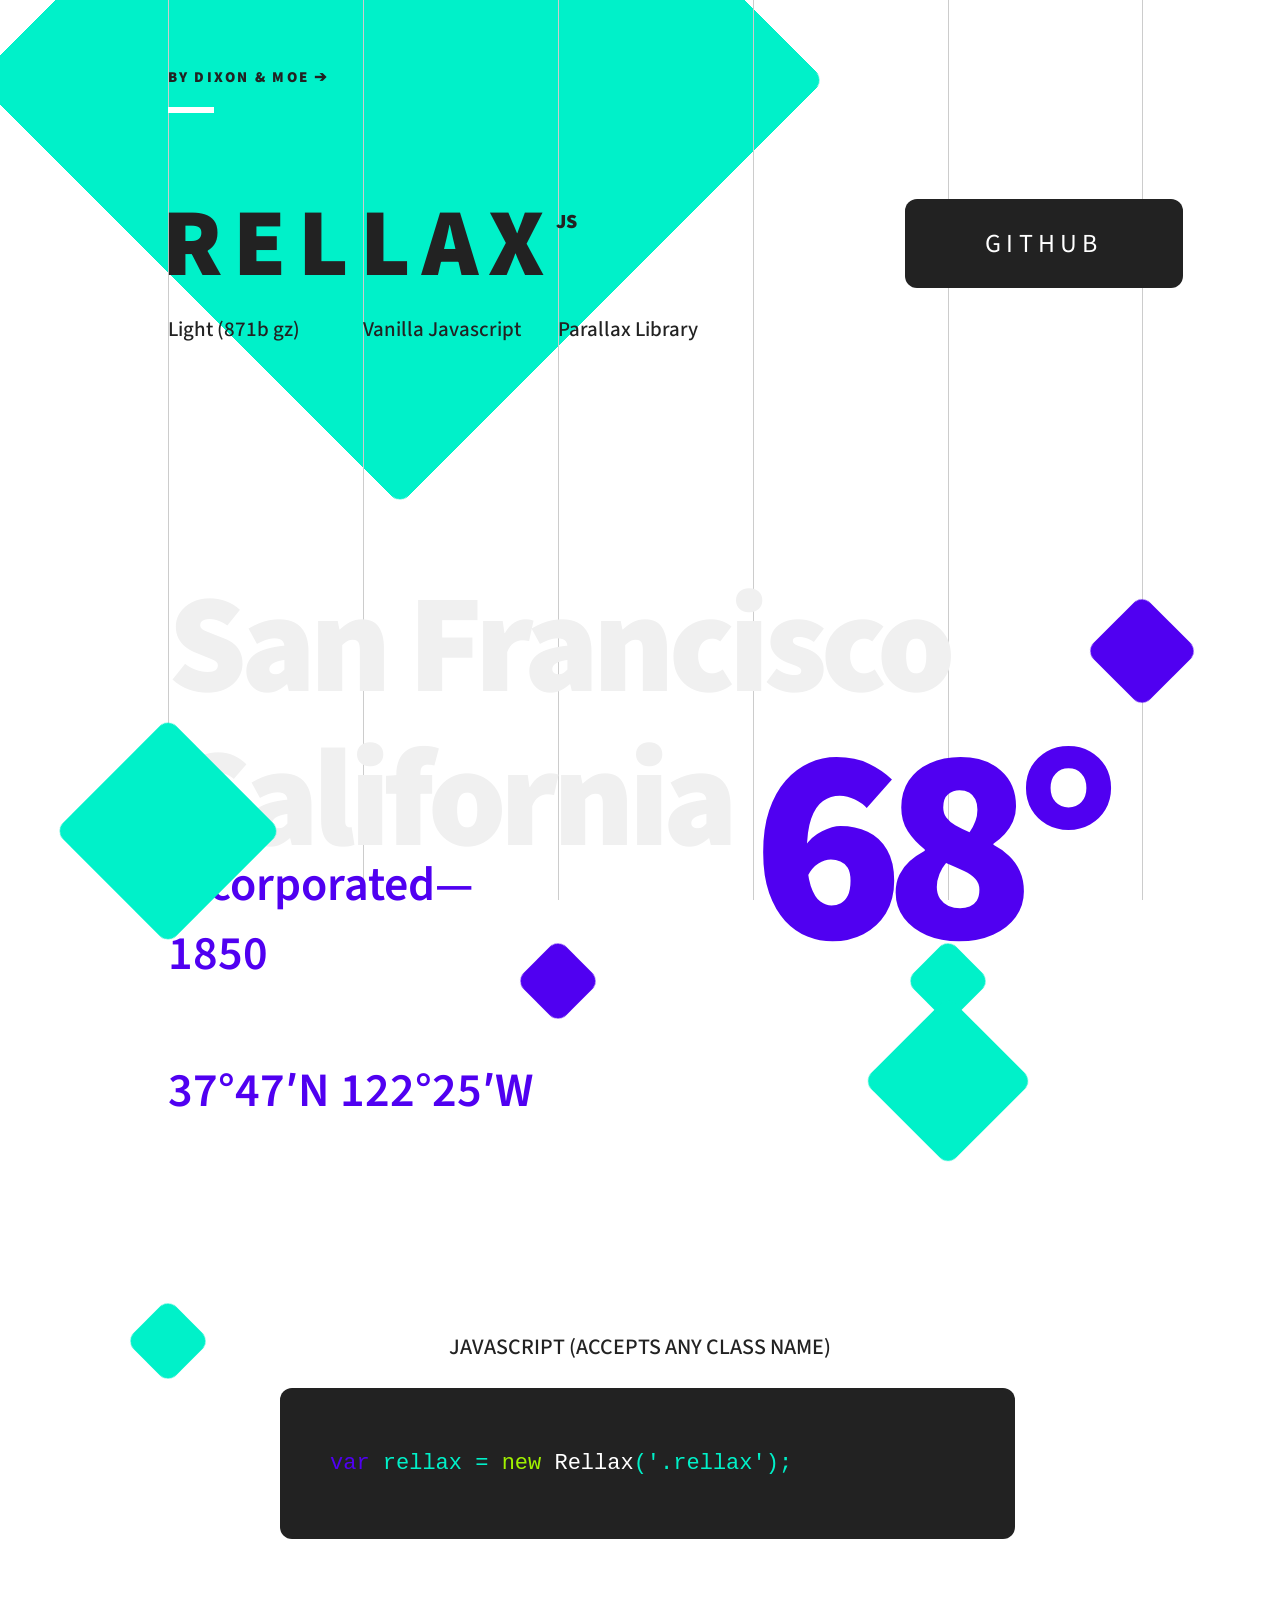
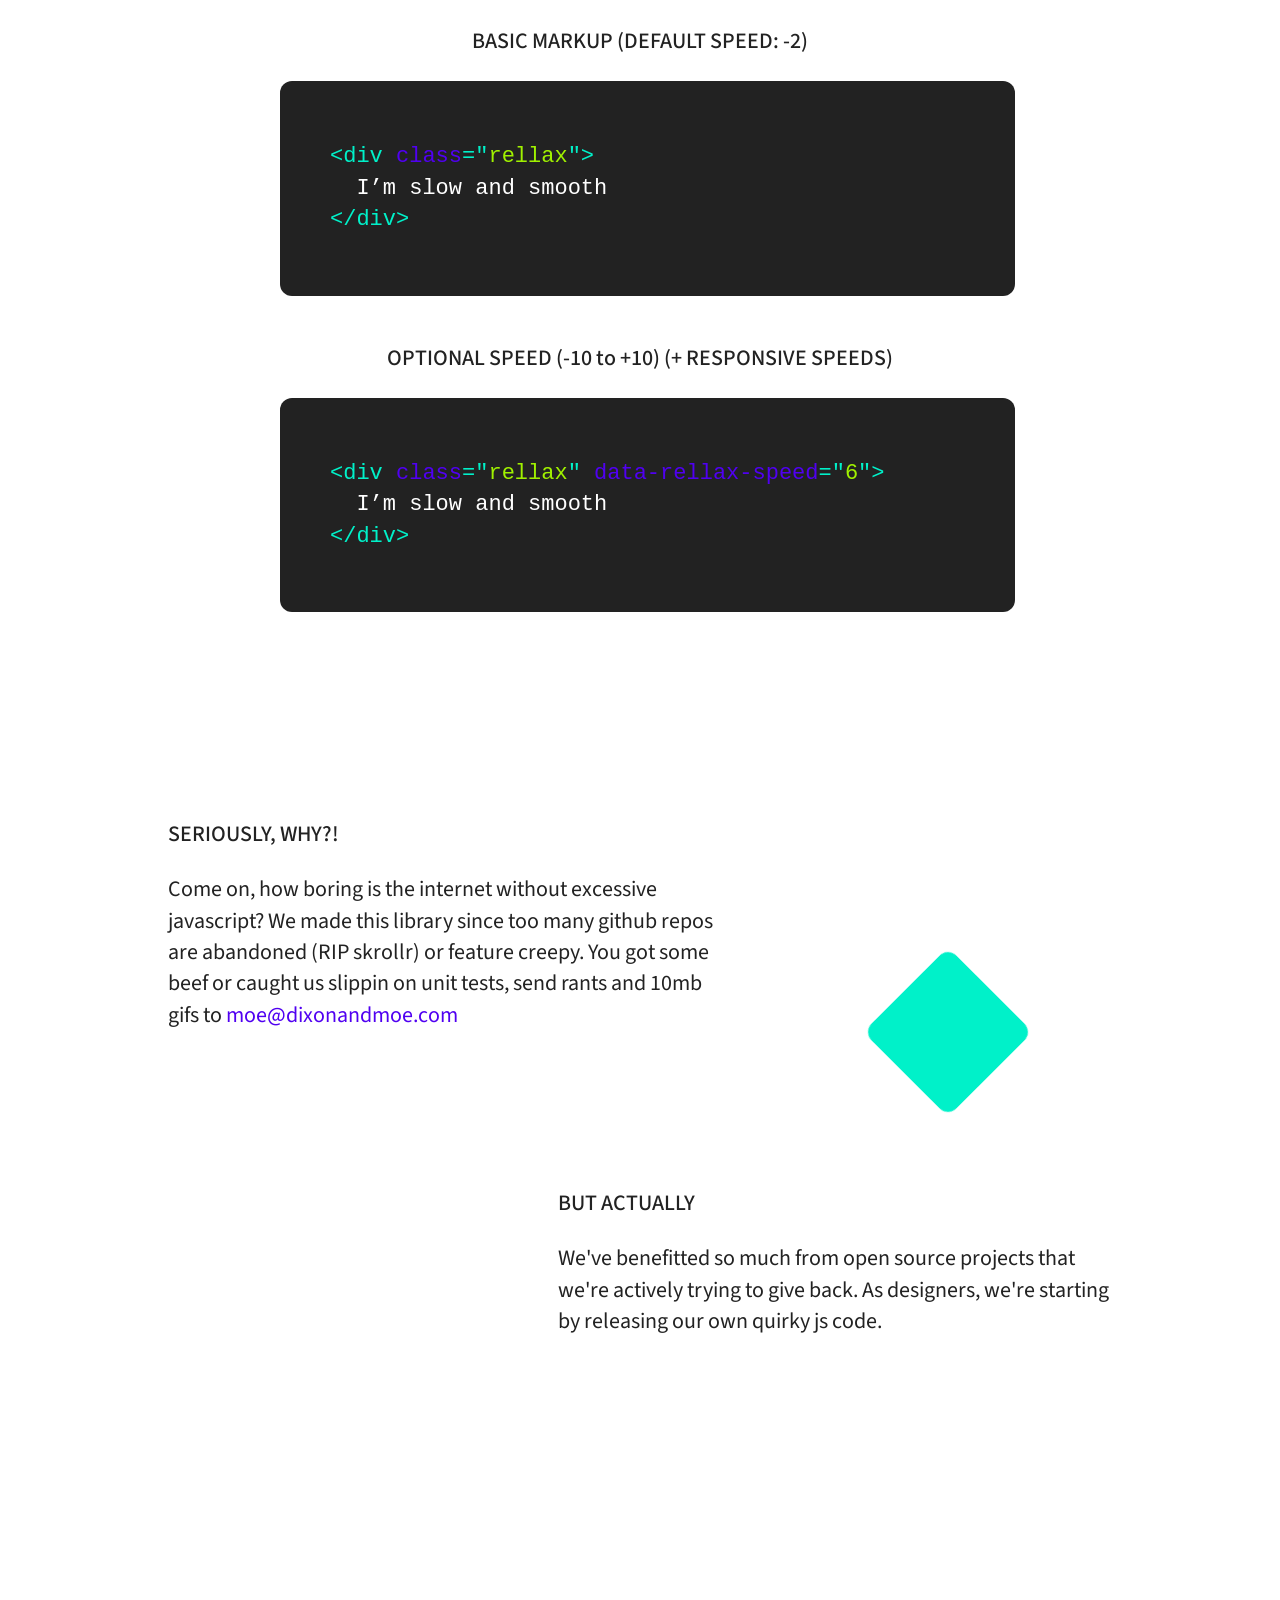
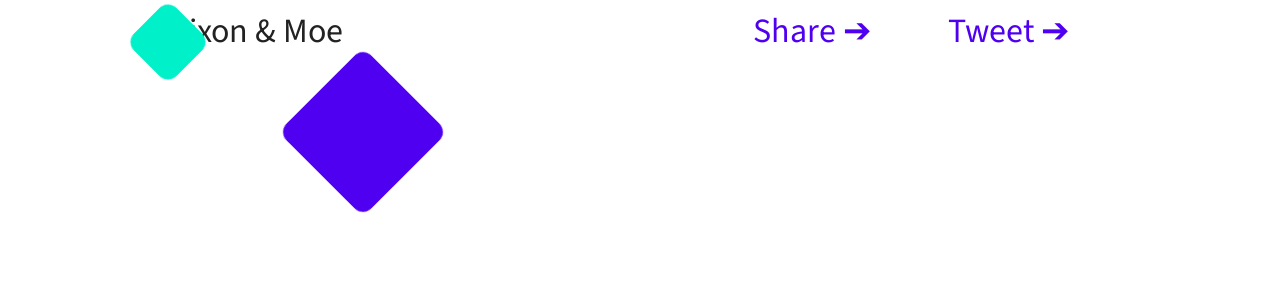
<file: node_modules/rellax/demo.html>
<!DOCTYPE html>
<html lang="en">
  <head>
    <meta charset="utf-8">
    <meta http-equiv="X-UA-Compatible" content="IE=edge,chrome=1">
    <title>Vanilla Javascript Parallax Library - Rellax.js</title>
    <meta name="description" content="">
    <meta name="viewport" content="width=device-width">

    <link href='https://fonts.googleapis.com/css?family=Source+Sans+Pro:600,700,900' rel='stylesheet' type='text/css'>

    <!-- Booooooootstrap -->
    <link rel="stylesheet" href="css/bootstrap.min.css">

    <!-- Styles -->
    <link rel="stylesheet" type="text/css" href="css/main.css">

    <!--[if lt IE 9]>
    <script src="//html5shiv.googlecode.com/svn/trunk/html5.js"></script>
    <script>window.html5 || document.write('<script src="js/vendor/html5shiv.js"><\/script>')</script>
    <![endif]-->
  </head>

  <body>
    <div class="grid">
      <div class="container">
        <div class="row">
          <div class="col-md-offset-1 col-md-2">
            <div class="grid-line"></div>
          </div>
          <div class="col-md-2">
            <div class="grid-line"></div>
          </div>
          <div class="col-md-2">
            <div class="grid-line"></div>
          </div>
          <div class="col-md-2">
            <div class="grid-line"></div>
          </div>
          <div class="col-md-2">
            <div class="grid-line" style="margin-right:-30px;border-right:1px solid #ccc"></div>
          </div>
        </div>
      </div>
    </div>

    <div class="fixed-top rellax" data-rellax-speed="-2"
      style="transform: rotate(45deg);"
    >
    </div>

    <main class="main">
      <header>
        <div class="container">
          <div class="row">
            <div class="col-md-offset-1 col-md-11">
              <a href="http://dixonandmoe.com/">
                <h2>BY DIXON & MOE <span>➔</span></h2>
              </a>
              <div class="white-block"></div>
            </div>
          </div>
          <div class="title">
            <div class="row">
              <div class="col-md-offset-1 col-md-6">
                <h1>RELLAX<span>JS</span></h1>
              </div>
              <div class="col-md-4 text-right">
                <a href="https://github.com/dixonandmoe/rellax">GITHUB</a>
              </div>
            </div>
          </div>
          <div class="subtitle">
            <div class="row">
              <div class="col-md-offset-1 col-md-2">
                <h3>Light (871b gz)</h3>
              </div>
              <div class="col-md-2">
                <h3>Vanilla Javascript</h3>
              </div>
              <div class="col-md-2">
                <h3>Parallax Library</h3>
              </div>
            </div>
          </div>
        </div>
      </header>


      <section class="section san-francisco">
        <div class="absolute">
          <div class="container">
            <div class="row">
              <div class="col-md-offset-1 col-md-11">
                <h2 class="rellax" data-rellax-speed="-3">San Francisco<br>California</h2>
              </div>
            </div>
          </div>
        </div>

        <div class="absolute above">
          <div class="container">
            <div class="row">

              <div class="col-md-offset-1 col-md-2">
                <div class="lg-green rellax"
                  data-rellax-speed="2"
                  style="transform: rotate(45deg);">
                </div>
                <div class="sm-green rellax"
                  data-rellax-speed="5"
                  style="transform: rotate(45deg);">
                </div>
              </div>

              <div class="col-md-offset-2 col-md-1">
                <div class="sm-purple rellax"
                  data-rellax-speed="2"
                  style="transform: rotate(45deg);">
                </div>
              </div>

              <div class="col-md-offset-3 col-md-1">
                <div class="xs-green rellax"
                  data-rellax-speed="5"
                  style="transform: rotate(45deg);">
                </div>
                <div class="md-green rellax"
                  data-rellax-speed="1"
                  style="transform: rotate(45deg);">
                </div>
              </div>

              <div class="col-md-1">
                <div class="lg-purple rellax"
                  data-rellax-speed="3"
                  style="transform: rotate(45deg);">
                </div>
              </div>

            </div>
          </div>
        </div>


        <div class="container">

          <div class="row">
            <div class="col-md-offset-1 col-md-5">
              <div class="date">
                Incorporated—<br>
                1850<br><br>
                37°47′N 122°25′W
              </div>
            </div>
            <div class="col-md-offset-1 col-md-4">
              <div class="temp">
                68°
              </div>
            </div>
          </div>
        </div>


      </section>


      <section class="section">

      </section>


      <section class="section">
        <div style="margin-top: 200px">
          <div class="container">

              <div class="row">
                <div class="col-md-12 text-center">
                  <h4>JAVASCRIPT (ACCEPTS ANY CLASS NAME)</h4>
                </div>
              </div>

              <div class="row">
                <div class="col-md-offset-2 col-md-8">
                  <div class="text-editor">
                    <code>
                      <span class="purple">var</span> rellax = <span class="green">new</span> <span class="white">Rellax</span>('.rellax');
                    </code>
                  </div>
                </div>
              </div>


              <div class="row">
                <div class="col-md-12 text-center" style="margin-top:80px">
                  <h4>BASIC MARKUP (DEFAULT SPEED: -2)</h4>
                </div>
              </div>

              <div class="row">
                <div class="col-md-offset-2 col-md-8">
                  <div class="text-editor">
                    <code>
                      &lt;div <span class="purple">class</span>="<span class="green">rellax</span>"&gt;<br>
                      <span class="white">&nbsp;&nbsp;I’m slow and smooth</span><br>
                      &lt;/div&gt;
                    </code>
                  </div>
                </div>
              </div>


              <div class="row">
                <div class="col-md-12 text-center" style="margin-top:40px">
                  <h4>OPTIONAL SPEED (-10 to +10) (+ RESPONSIVE SPEEDS)</h4>
                </div>
              </div>

              <div class="row">
                <div class="col-md-offset-2 col-md-8">
                  <div class="text-editor">
                    <code>
                      &lt;div <span class="purple">class</span>="<span class="green">rellax</span>" <span class="purple">data-rellax-speed</span>="<span class="green">6</span>"&gt;<br>
                      <span class="white">&nbsp;&nbsp;I’m slow and smooth</span><br>
                      &lt;/div&gt;
                    </code>
                  </div>
                </div>
              </div>

          </div>
        </div>
      </section>



      <section class="section">

        <div class="absolute above" style="pointer-events: none;">
          <div class="container">
            <div class="row">

              <div class="col-md-offset-1 col-md-2">
                <div class="bt-green rellax"
                  data-rellax-speed="5"
                  style="transform: rotate(45deg);">
                </div>
              </div>

              <div class="col-md-offset-0 col-md-1">
                <div class="md-dixonandmoe rellax"
                  data-rellax-speed="2"
                  style="transform: rotate(45deg);">
                </div>
              </div>

              <div class="col-md-offset-5 col-md-1">
                <div class="md-twitter rellax"
                  data-rellax-speed="1"
                  style="transform: rotate(45deg);">
                </div>
              </div>

              <div class="col-md-1">
                <div class="md-facebook rellax"
                  data-rellax-speed="3"
                  data-rellax-percentage="0.5"
                  style="transform: rotate(45deg);">
                </div>
              </div>

            </div>
          </div>
        </div>

        <div class="copy" style="margin-top: 200px;margin-bottom: 500px">
          <div class="container">
            <div class="row">
              <div class="col-md-offset-1 col-md-6">
                <h4>SERIOUSLY, WHY?!</h4>
                <p>Come on, how boring is the internet without excessive javascript? We made this library since too many github repos are abandoned (RIP skrollr) or feature creepy. You got some beef or caught us slippin on unit tests, send rants and 10mb gifs to <a href="mailto:moe@dixonandmoe.">moe@dixonandmoe.com</a></p>
              </div>
            </div>

            <div class="row" style="margin-top: 140px">
              <div class="col-md-offset-5 col-md-6">
                <h4>BUT ACTUALLY</h4>
                <p>We've benefitted so much from open source projects that we're actively trying to give back. As designers, we're starting by releasing our own quirky js code.</p>
              </div>
            </div>
          </div>
        </div>
      </section>

      <section class="share">
        <div class="container">
          <div class="row">
            <div class="col-md-offset-1 col-md-3">
              <a class="dam" href="http://dixonandmoe.com/">Dixon &amp; Moe</a>
            </div>
            <div class="col-md-offset-3 col-md-2">
              <a href="https://www.facebook.com/sharer/sharer.php?u=http://dixonandmoe.com/rellax/">Share <span>➔</span></a>
            </div>
            <div class="col-md-offset-0 col-md-2">
              <a href="https://twitter.com/share?url=http://dixonandmoe.com/rellax/">Tweet <span>➔</span></a>
            </div>
          </div>
        </div>
      </section>

    </main>


    <!-- javascript -->
    <script type="text/javascript" src="rellax.js"></script>
    <script>
    	var rellax = new Rellax('.rellax', {
        // center: true
        callback: function(position) {
            // callback every position change
            console.log(position);
        }
      });
    </script>



  </body>
</html>
</file>
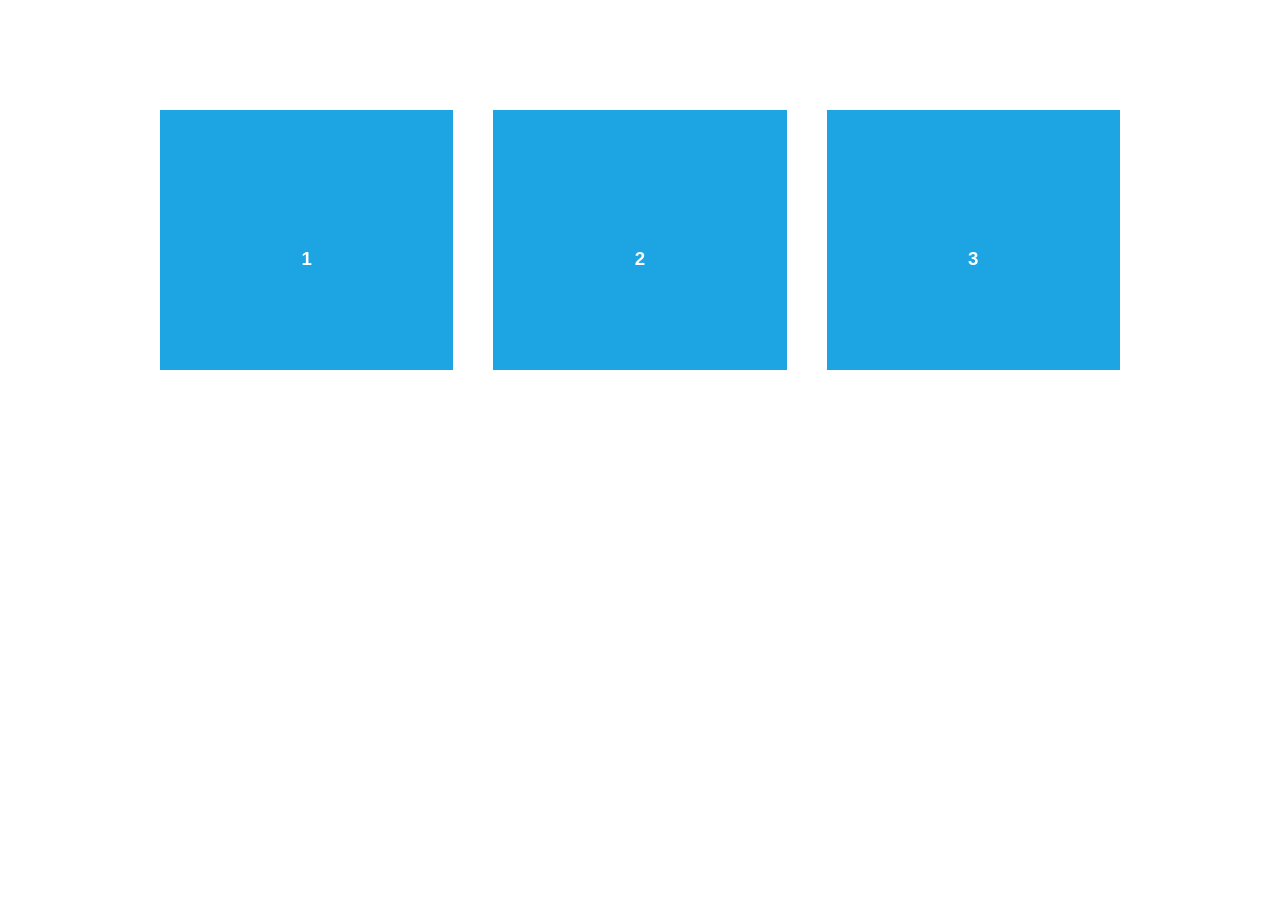
<file: node_modules/aos/demo/async.html>
<!DOCTYPE html>
<html>
  <head>
    <meta charset="utf-8">
    <title>AOS - Animate on scroll library</title>
    <meta name="viewport" content="width=device-width">
    <link rel="stylesheet" href="css/styles.css" />
    <link rel="stylesheet" href="../dist/aos.css" />
  </head>
  <body>
    <div id="aos-demo" class="aos-all"></div>

    <script src="../dist/aos.js"></script>
    <script>
      AOS.init({
        easing: 'ease-in-out-sine'
      });

      setInterval(addItem, 300);

      var itemsCounter = 1;
      var container = document.getElementById('aos-demo');

      function addItem () {
        if (itemsCounter > 42) return;
        var item = document.createElement('div');
        item.classList.add('aos-item');
        item.setAttribute('data-aos', 'fade-up');
        item.innerHTML = '<div class="aos-item__inner"><h3>' + itemsCounter + '</h3></div>';
        container.appendChild(item);
        itemsCounter++;
      }
    </script>
  </body>
</html>
</file>
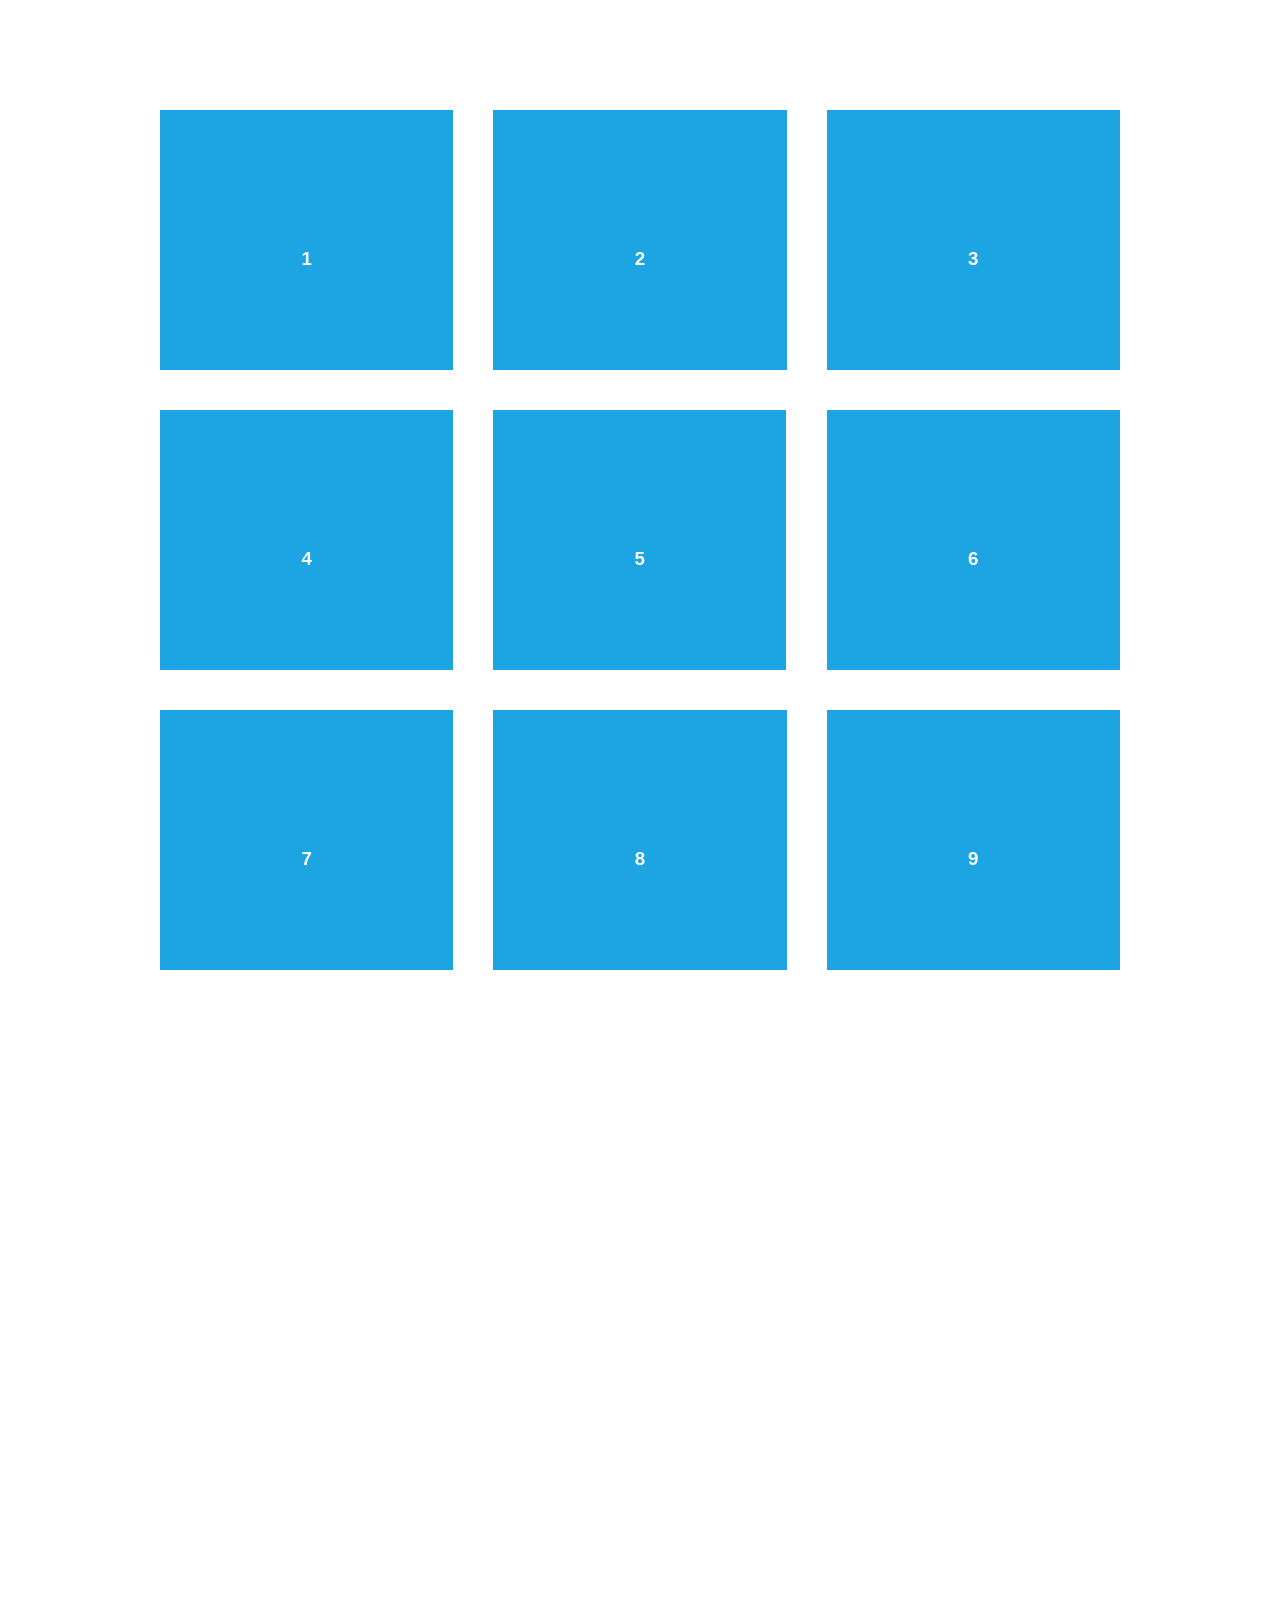
<file: node_modules/aos/demo/simple.html>
<!DOCTYPE html>
<html>
  <head>
    <meta charset="utf-8">
    <title>AOS - Animate on scroll library</title>
    <meta name="viewport" content="width=device-width">
    <link rel="stylesheet" href="css/styles.css" />
    <link rel="stylesheet" href="../dist/aos.css" />
    <!--[if lt IE 9]>
    <script src="//html5shiv.googlecode.com/svn/trunk/html5.js"></script>
    <![endif]-->
  </head>
  <body>
    <div id="transcroller-body" class="aos-all">
      <div class="aos-item" data-aos="fade-up">
        <div class="aos-item__inner"><h3>1</h3></div>
      </div>
      <div class="aos-item" data-aos="fade-down">
        <div class="aos-item__inner"><h3>2</h3></div>
      </div>
      <div class="aos-item" data-aos="zoom-out-down">
        <div class="aos-item__inner"><h3>3</h3></div>
      </div>
      <div class="aos-item" data-aos="flip-down">
        <div class="aos-item__inner"><h3>4</h3></div>
      </div>
      <div class="aos-item" data-aos="flip-up">
        <div class="aos-item__inner"><h3>5</h3></div>
      </div>
      <div class="aos-item" data-aos="fade-down">
        <div class="aos-item__inner"><h3>6</h3></div>
      </div>
      <div class="aos-item" data-aos="fade-in">
        <div class="aos-item__inner"><h3>7</h3></div>
      </div>
      <div class="aos-item" data-aos="fade-down">
        <div class="aos-item__inner"><h3>8</h3></div>
      </div>
      <div class="aos-item" data-aos="fade-in">
        <div class="aos-item__inner"><h3>9</h3></div>
      </div>
      <div class="aos-item" data-aos="fade-down">
        <div class="aos-item__inner"><h3>10</h3></div>
      </div>
      <div class="aos-item" data-aos="fade-up">
        <div class="aos-item__inner"><h3>11</h3></div>
      </div>
      <div class="aos-item" data-aos="fade-down">
        <div class="aos-item__inner"><h3>12</h3></div>
      </div>
      <div class="aos-item" data-aos="fade-in">
        <div class="aos-item__inner"><h3>13</h3></div>
      </div>
      <div class="aos-item" data-aos="fade-up">
        <div class="aos-item__inner"><h3>14</h3></div>
      </div>
      <div class="aos-item" data-aos="fade-in">
        <div class="aos-item__inner"><h3>15</h3></div>
      </div>
      <div class="aos-item" data-aos="fade-up">
        <div class="aos-item__inner"><h3>16</h3></div>
      </div>
      <div class="aos-item" data-aos="fade-down">
        <div class="aos-item__inner"><h3>17</h3></div>
      </div>
      <div class="aos-item" data-aos="fade-up">
        <div class="aos-item__inner"><h3>18</h3></div>
      </div>
      <div class="aos-item" data-aos="zoom-out">
        <div class="aos-item__inner"><h3>19</h3></div>
      </div>
      <div class="aos-item" data-aos="fade-up">
        <div class="aos-item__inner"><h3>20</h3></div>
      </div>
      <div class="aos-item" data-aos="zoom-out">
        <div class="aos-item__inner"><h3>21</h3></div>
      </div>
      <div class="aos-item" data-aos="fade-in">
        <div class="aos-item__inner"><h3>22</h3></div>
      </div>
      <div class="aos-item" data-aos="zoom-out-up">
        <div class="aos-item__inner"><h3>23</h3></div>
      </div>
      <div class="aos-item" data-aos="zoom-out-down">
        <div class="aos-item__inner"><h3>24</h3></div>
      </div>
      <div class="aos-item" data-aos="fade-in">
        <div class="aos-item__inner"><h3>25</h3></div>
      </div>
      <div class="aos-item" data-aos="fade-in">
        <div class="aos-item__inner"><h3>26</h3></div>
      </div>
      <div class="aos-item" data-aos="fade-in">
        <div class="aos-item__inner"><h3>27</h3></div>
      </div>
      <div class="aos-item" data-aos="fade-in">
        <div class="aos-item__inner"><h3>28</h3></div>
      </div>
      <div class="aos-item" data-aos="fade-in">
        <div class="aos-item__inner"><h3>29</h3></div>
      </div>
      <div class="aos-item" data-aos="fade-in">
        <div class="aos-item__inner"><h3>30</h3></div>
      </div>
      <div class="aos-item" data-aos="fade-in">
        <div class="aos-item__inner"><h3>31</h3></div>
      </div>
      <div class="aos-item" data-aos="fade-in">
        <div class="aos-item__inner"><h3>32</h3></div>
      </div>
      <div class="aos-item" data-aos="fade-in">
        <div class="aos-item__inner"><h3>33</h3></div>
      </div>
      <div class="aos-item" data-aos="fade-in">
        <div class="aos-item__inner"><h3>34</h3></div>
      </div>
      <div class="aos-item" data-aos="fade-in">
        <div class="aos-item__inner"><h3>35</h3></div>
      </div>
      <div class="aos-item" data-aos="fade-in">
        <div class="aos-item__inner"><h3>36</h3></div>
      </div>
      <div class="aos-item" data-aos="fade-in">
        <div class="aos-item__inner"><h3>37</h3></div>
      </div>
      <div class="aos-item" data-aos="fade-in">
        <div class="aos-item__inner"><h3>38</h3></div>
      </div>
      <div class="aos-item" data-aos="fade-in">
        <div class="aos-item__inner"><h3>39</h3></div>
      </div>
      <div class="aos-item" data-aos="fade-in">
        <div class="aos-item__inner"><h3>40</h3></div>
      </div>
      <div class="aos-item" data-aos="fade-in">
        <div class="aos-item__inner"><h3>41</h3></div>
      </div>
      <div class="aos-item" data-aos="fade-in">
        <div class="aos-item__inner"><h3>42</h3></div>
      </div>
    </div>

    <script src="../dist/aos.js"></script>
    <script>
      AOS.init({
        easing: 'ease-in-out-sine'
      });
    </script>

    <!-- <script src="//cdnjs.cloudflare.com/ajax/libs/require.js/2.1.11/require.min.js"></script>
    <script>
      requirejs.config({
          baseUrl: '../dist',
      });

      require(['aos'], function(AOS){
          AOS.init({
              easing: 'ease-in-out-sine'
          });
      });
    </script> -->
  </body>
</html>
</file>
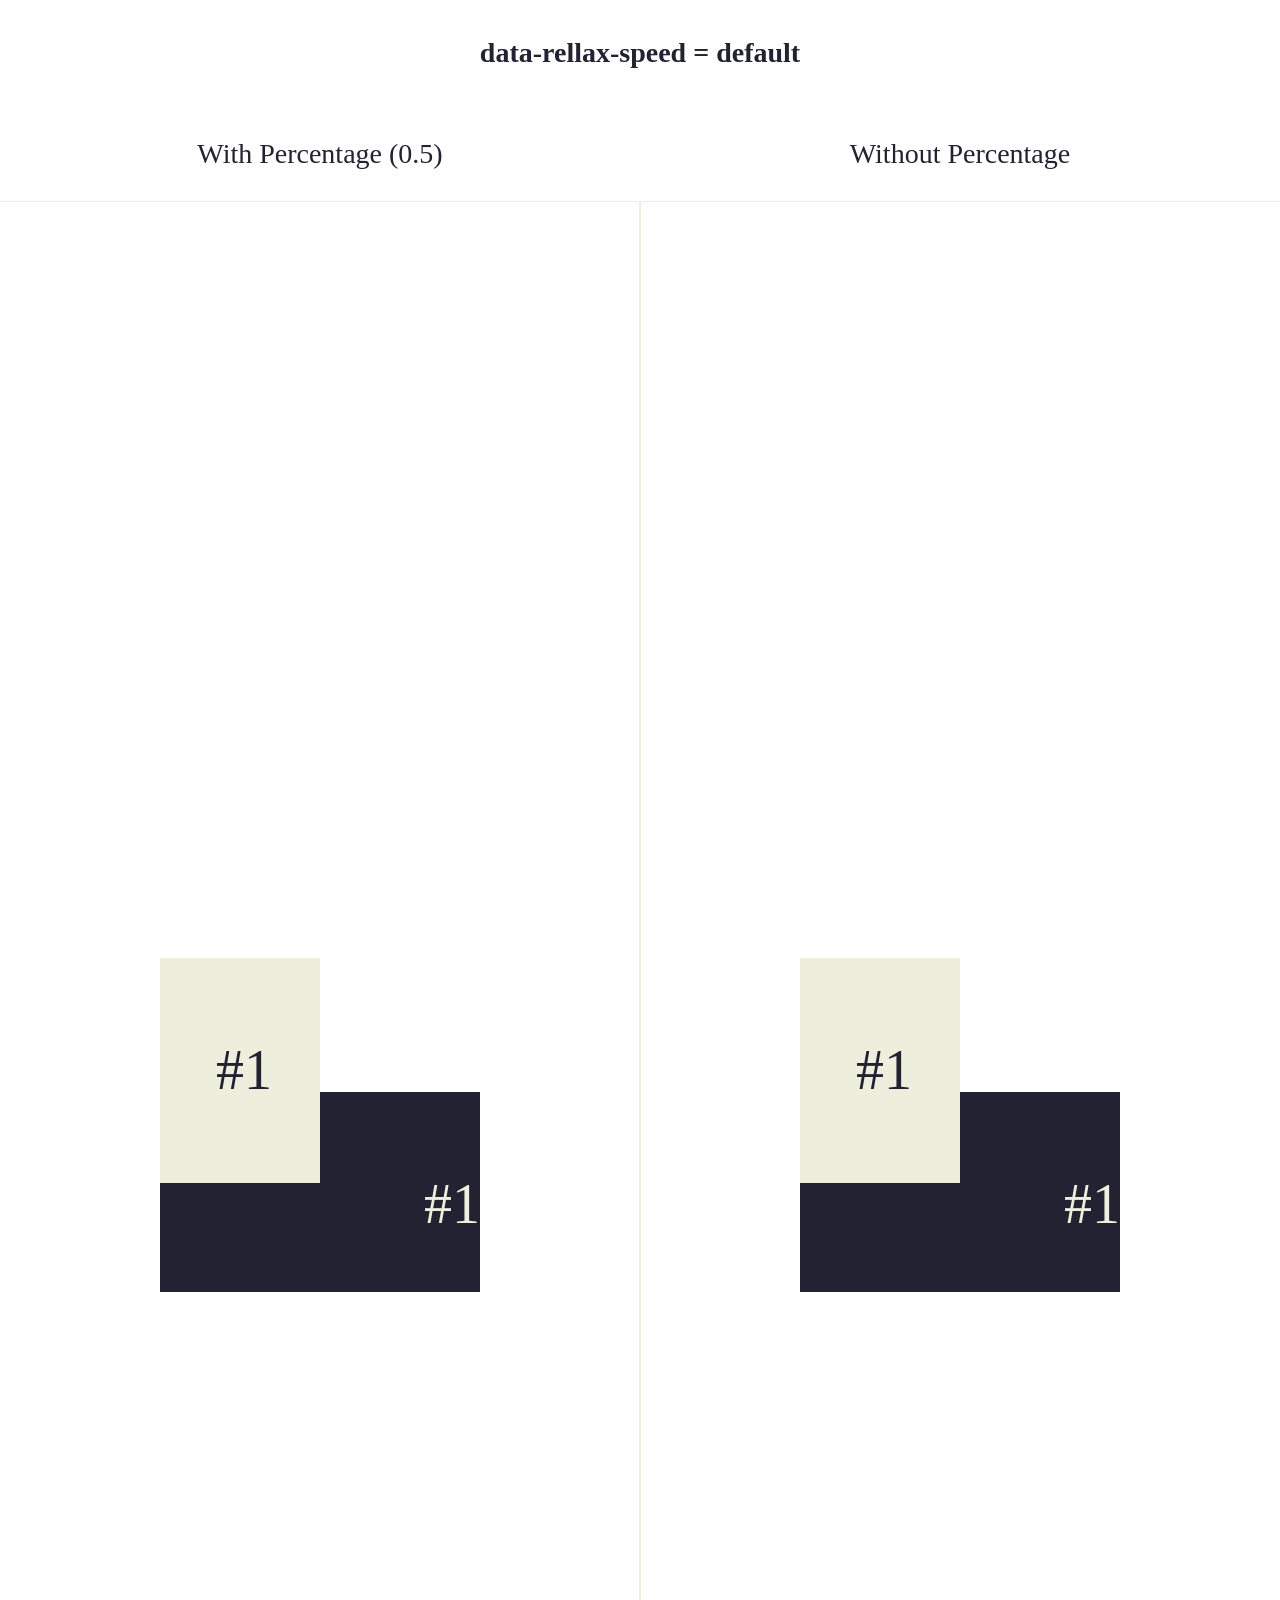
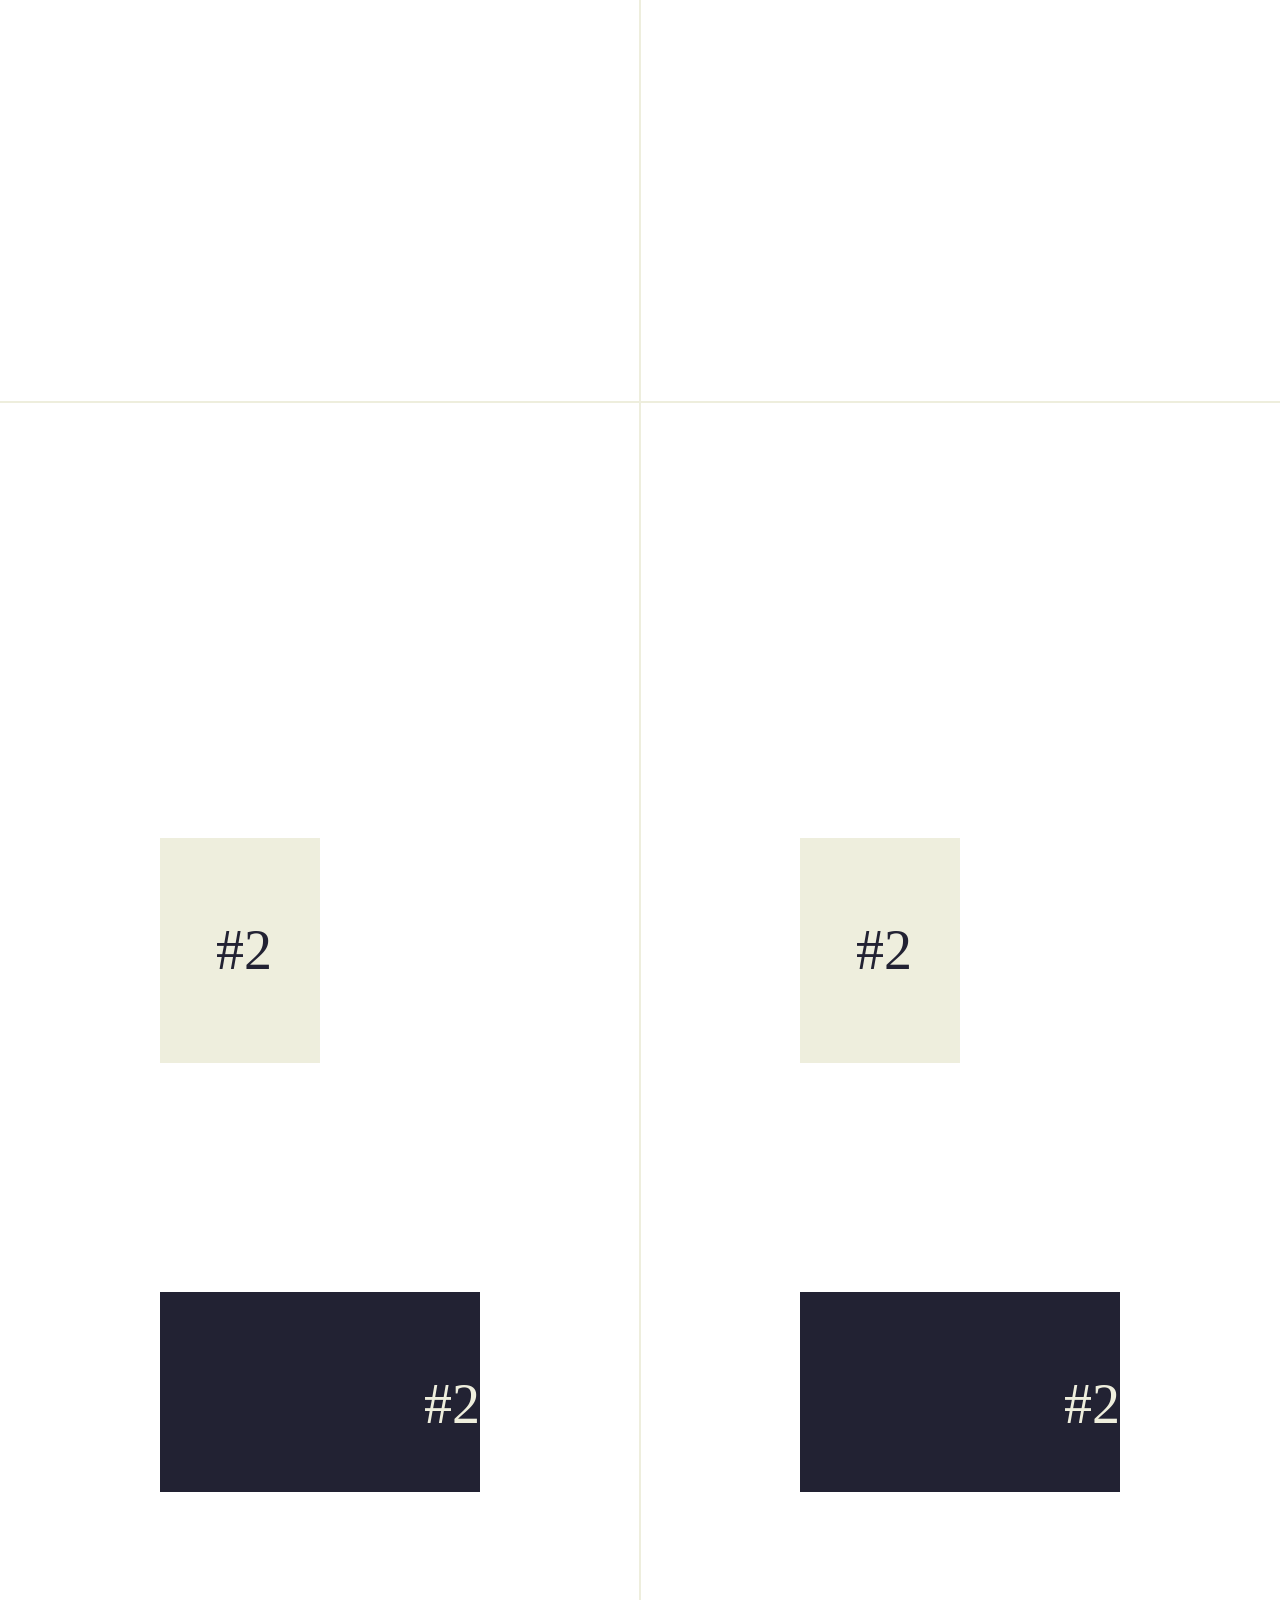
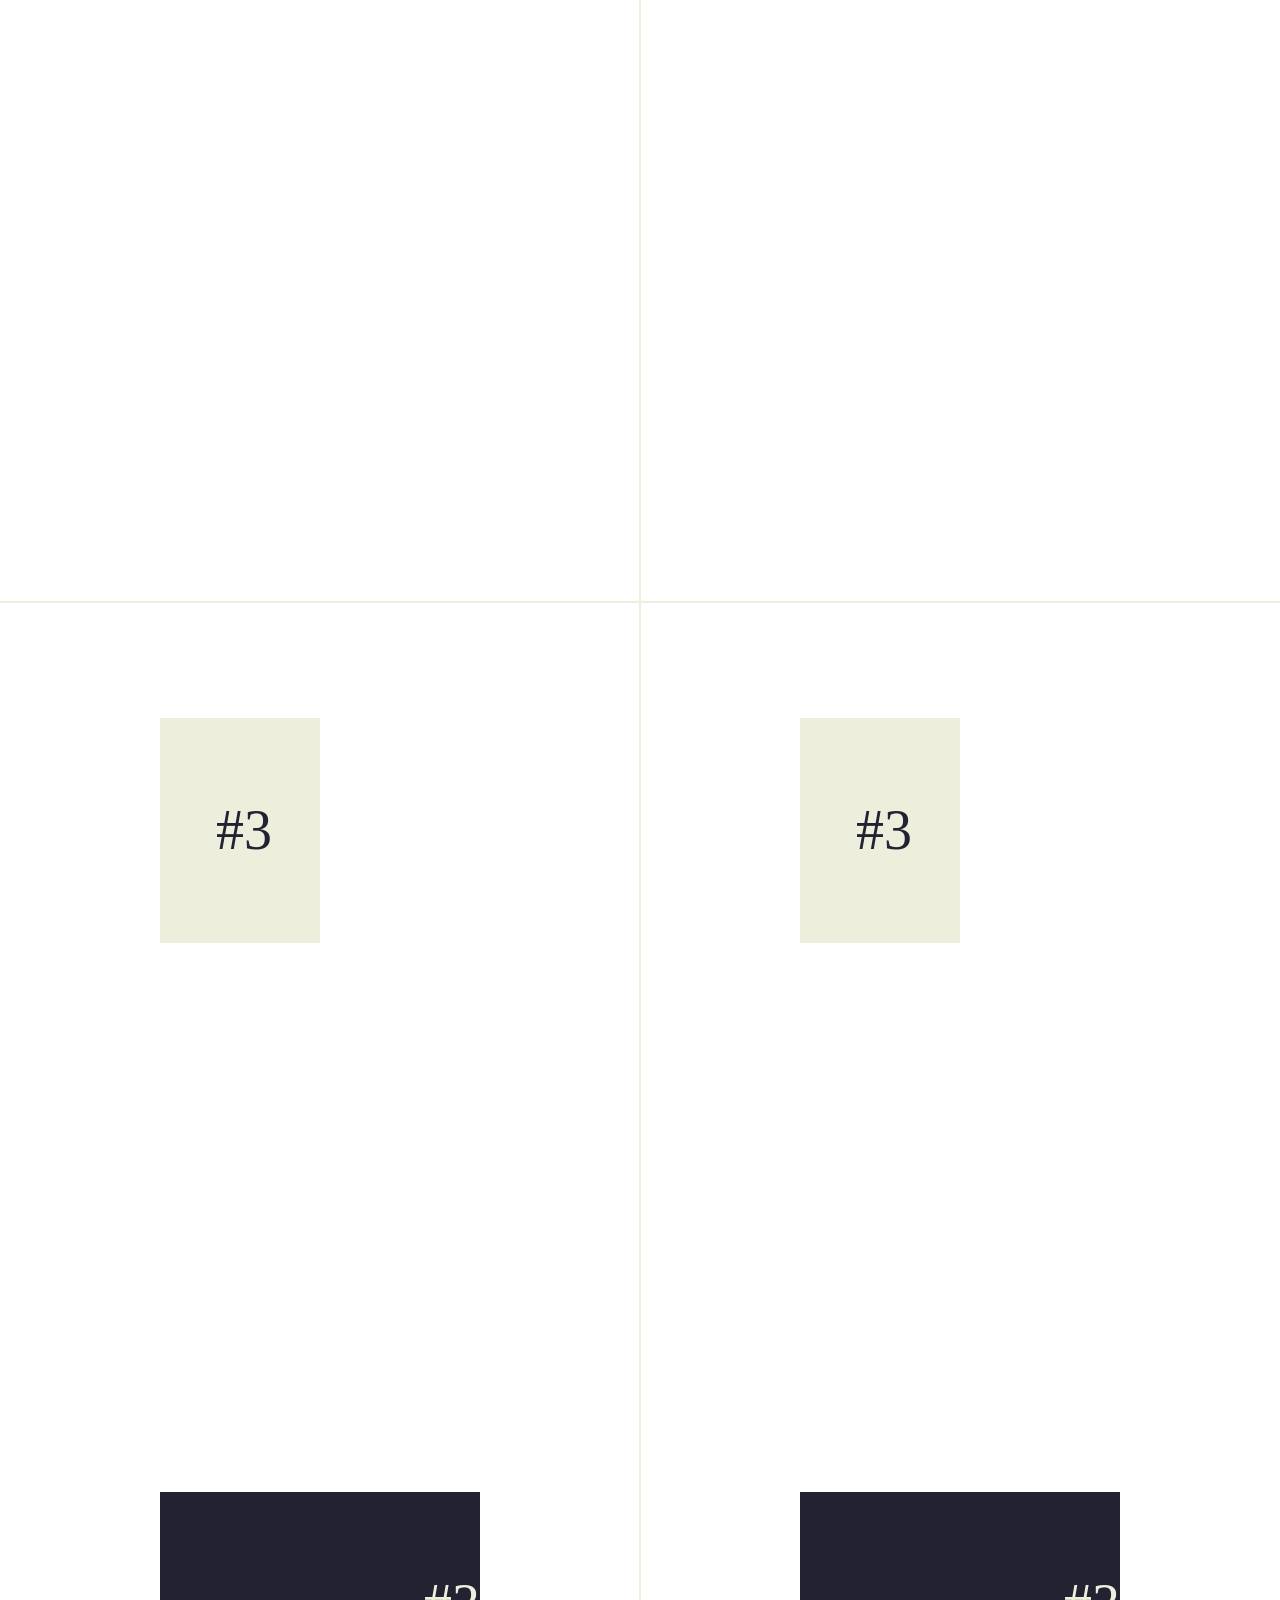
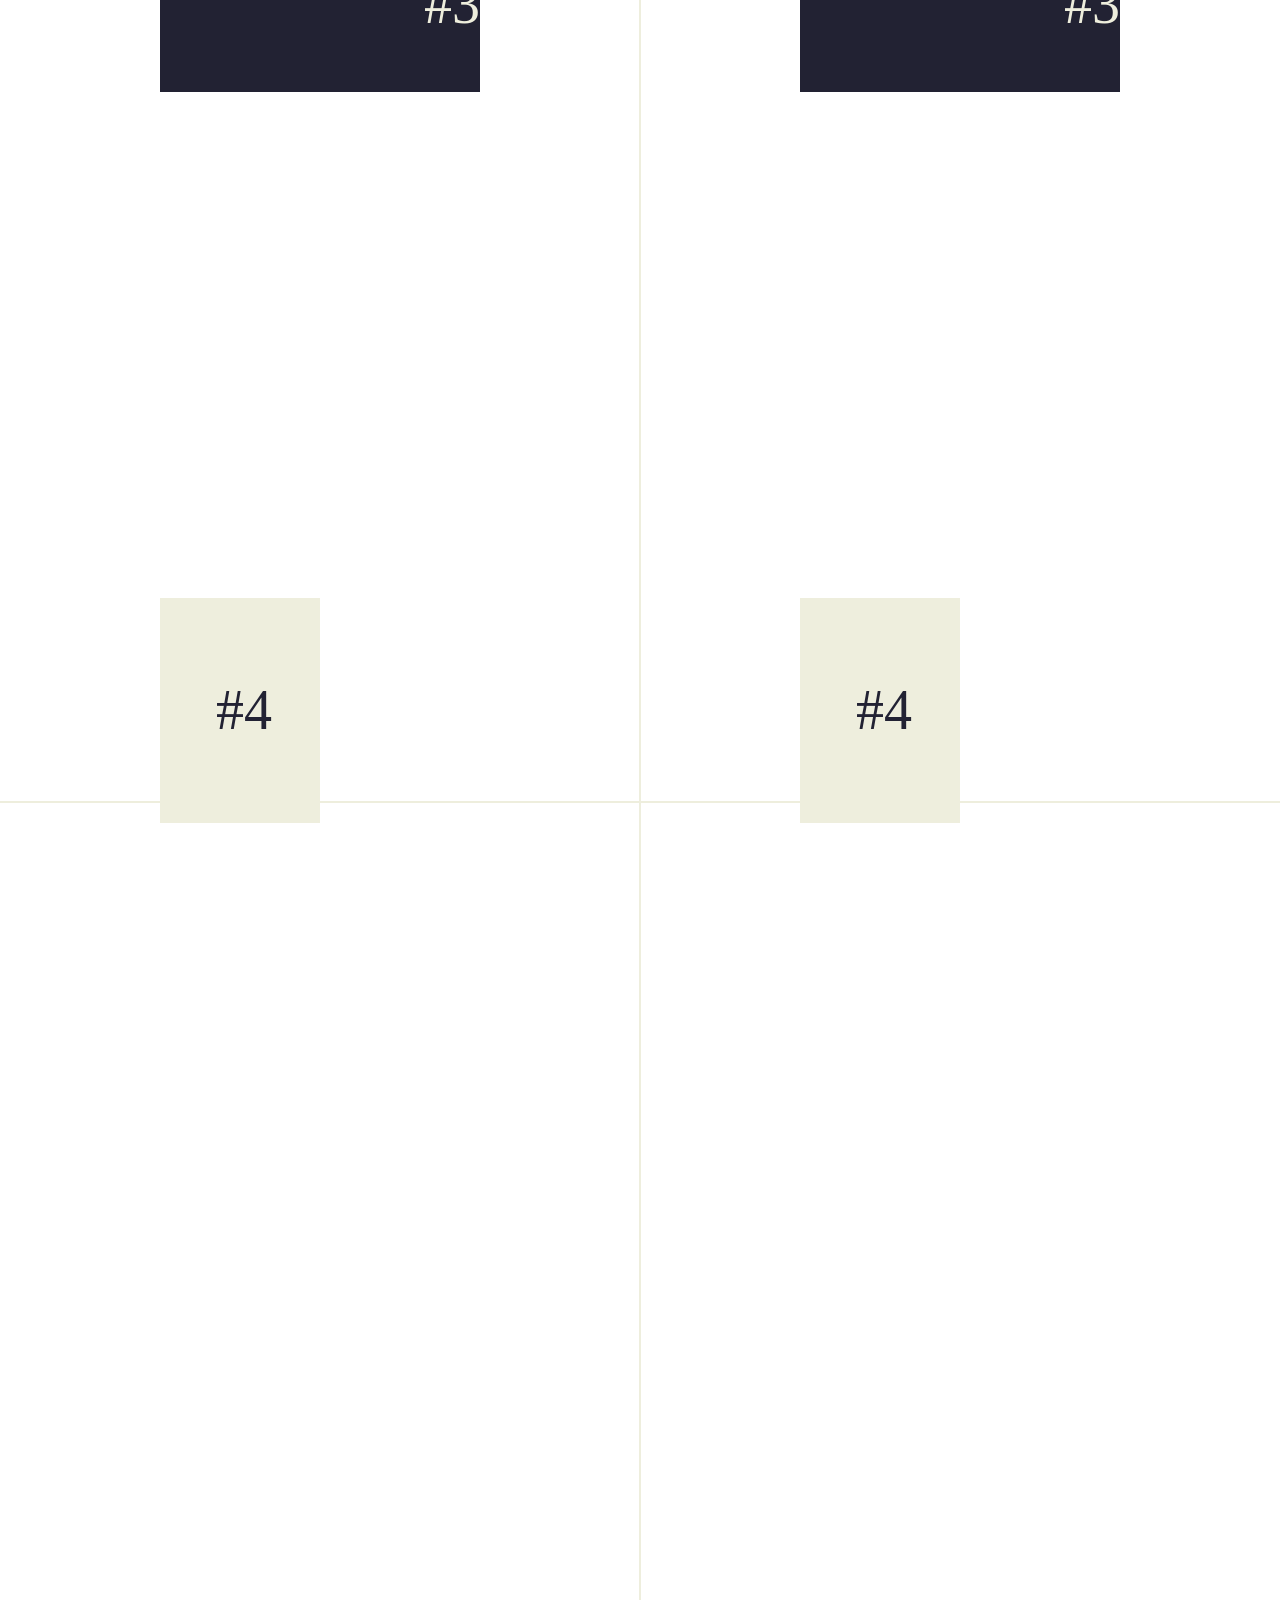
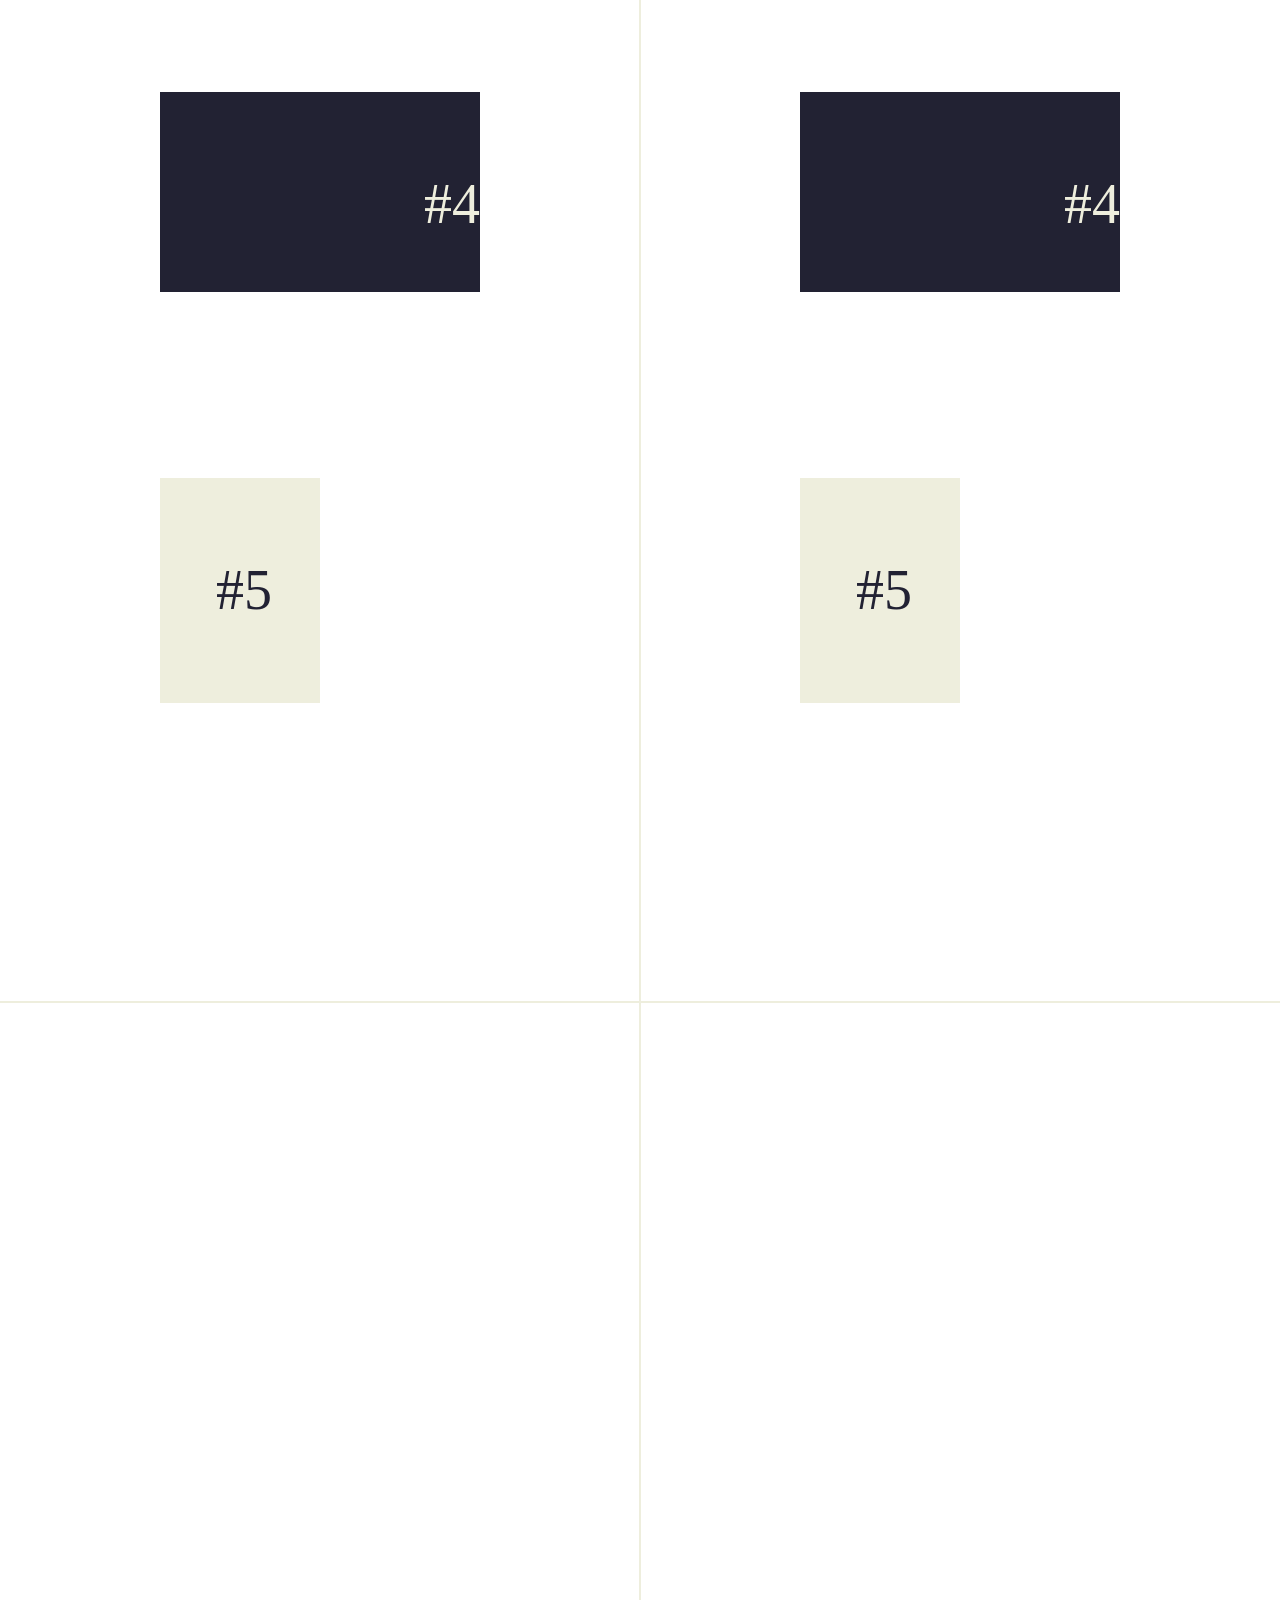
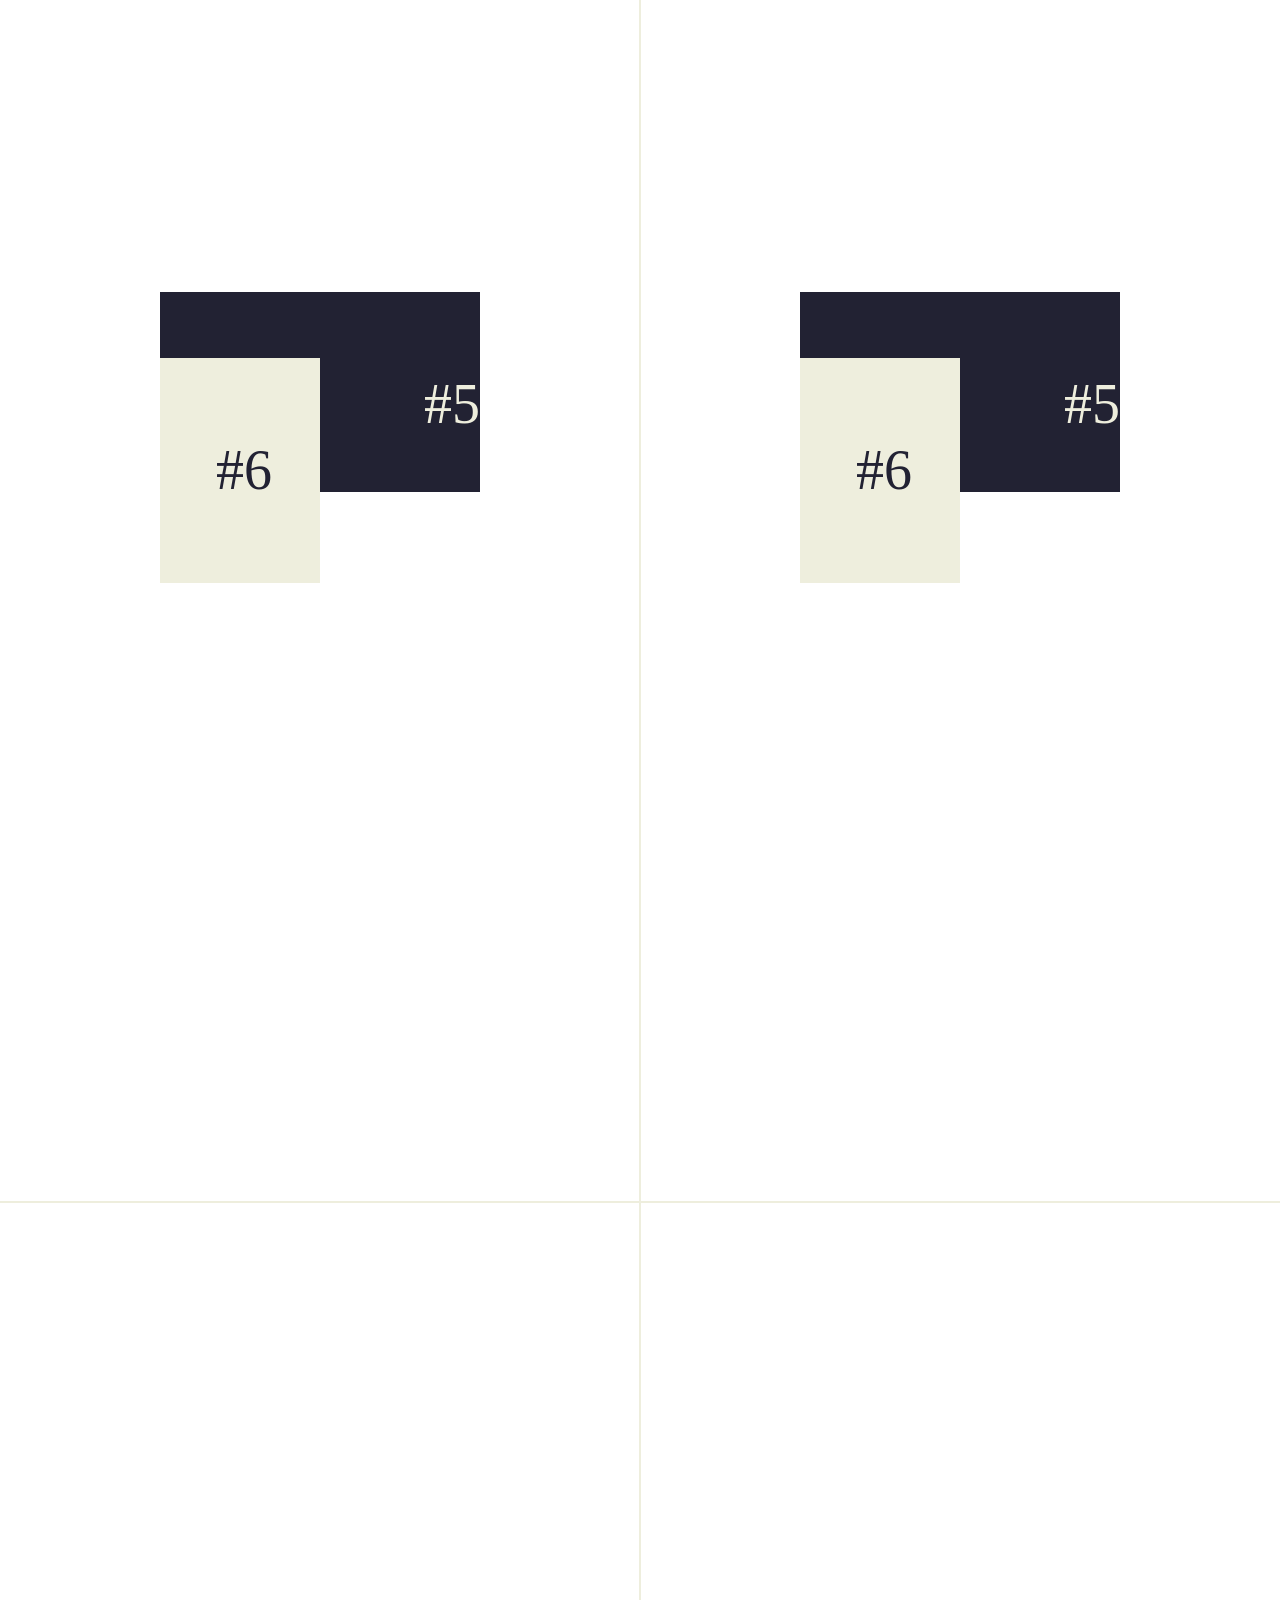
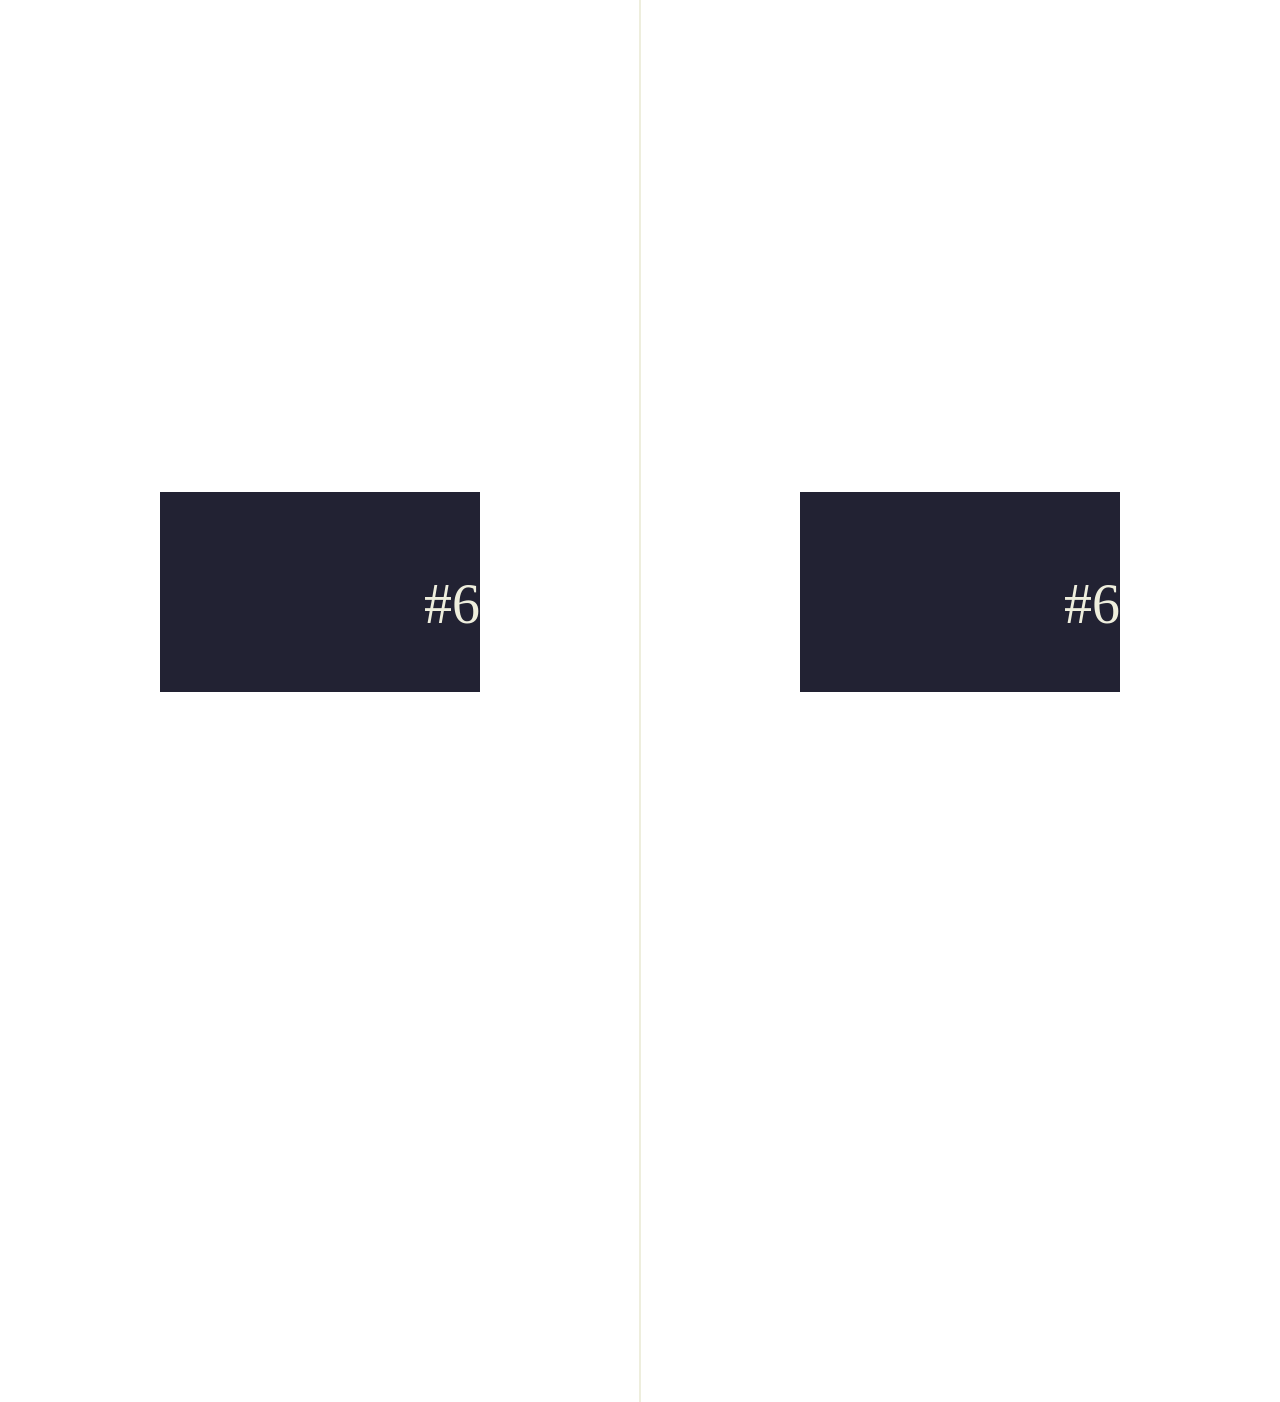
<file: node_modules/rellax/tests/center.html>
<!DOCTYPE html>
<html lang="en">
<head>
	<meta charset="UTF-8">
	<meta name="viewport" content="width=device-width, initial-scale=1.0">
	<meta http-equiv="X-UA-Compatible" content="IE=edge">
	<title></title>
	<style>
		html, body{
			color: #223;
			font-size: 21pt;
			margin: 0; padding: 0;
		}
		nav{
			font-size: 21pt;
			line-height: 1.5em;
			position: fixed;
			bottom: 0; left: 0;
		}
		nav a{ color: inherit; }

		.col{
			text-align: center;
			width: 50%;
			float: left;
			box-sizing: border-box;
		}

		h4{ text-align: center;}

		.container{
			display: flex;
			align-items: center;
			outline: 1px solid #eed;
			font-size: 42pt;
			/*padding: 37.5vh 12.5vw;*/
			padding: 0 12.5vw;
			height: 200vh;
		}
		.block{
			background: #223;
			color: #eed;
			line-height: 25vh;
			text-align: right;
			/*padding: 0 42pt;*/
			margin-top: 20vh;
			height: 200px;
			width: 400px;
			position: relative;
		}
		span{
			background: #eed;
			color: #223;
			line-height: 25vh;
			text-align: left;
			padding: 0 42pt;
			display: block;
			width: 50%;
			position: absolute;
			top: 0; left: 0;
			box-sizing: border-box;
		}
	</style>
</head>
<body>
	<h4>data-rellax-speed = default</h4>
	<section>
		<div class="col">
			<br>With Percentage (0.5) <br><br>
			<div id="21" class="container"><div class="block">#1<span class="rellax" data-rellax-percentage="0.5">#1</span></div></div>
			<div id="22" class="container"><div class="block">#2<span class="rellax" data-rellax-percentage="0.5">#2</span></div></div>
			<div id="23" class="container"><div class="block">#3<span class="rellax" data-rellax-percentage="0.5">#3</span></div></div>
			<div id="24" class="container"><div class="block">#4<span class="rellax" data-rellax-percentage="0.5" style="transition: transform 10s cubic-bezier(0,1,.5,1);">#4</span></div></div>
			<div id="25" class="container"><div class="block">#5<span class="rellax" data-rellax-percentage="0.5" style="transition: transform 10s cubic-bezier(0,1,.5,1);">#5</span></div></div>
			<div id="26" class="container"><div class="block">#6<span class="rellax" data-rellax-percentage="0.5" style="transition: transform 10s cubic-bezier(0,1,.5,1);">#6</span></div></div>
		</div>
		<div class="col">
			<br>Without Percentage <br><br>
			<div id="21" class="container"><div class="block">#1<span class="rellax" style="transition: transform 10s cubic-bezier(0,1,.5,1);">#1</span></div></div>
			<div id="22" class="container"><div class="block">#2<span class="rellax" style="transition: transform 10s cubic-bezier(0,1,.5,1);">#2</span></div></div>
			<div id="23" class="container"><div class="block">#3<span class="rellax" style="transition: transform 10s cubic-bezier(0,1,.5,1);">#3</span></div></div>
			<div id="24" class="container"><div class="block">#4<span class="rellax">#4</span></div></div>
			<div id="25" class="container"><div class="block">#5<span class="rellax">#5</span></div></div>
			<div id="26" class="container"><div class="block">#6<span class="rellax">#6</span></div></div>
		</div>
	</section>

	<!-- Scripts -->
	<script src="../rellax.js"></script>
	<script>
		var rellax = new Rellax('.rellax', {center: true});
	</script>
</body>
</html>
</file>
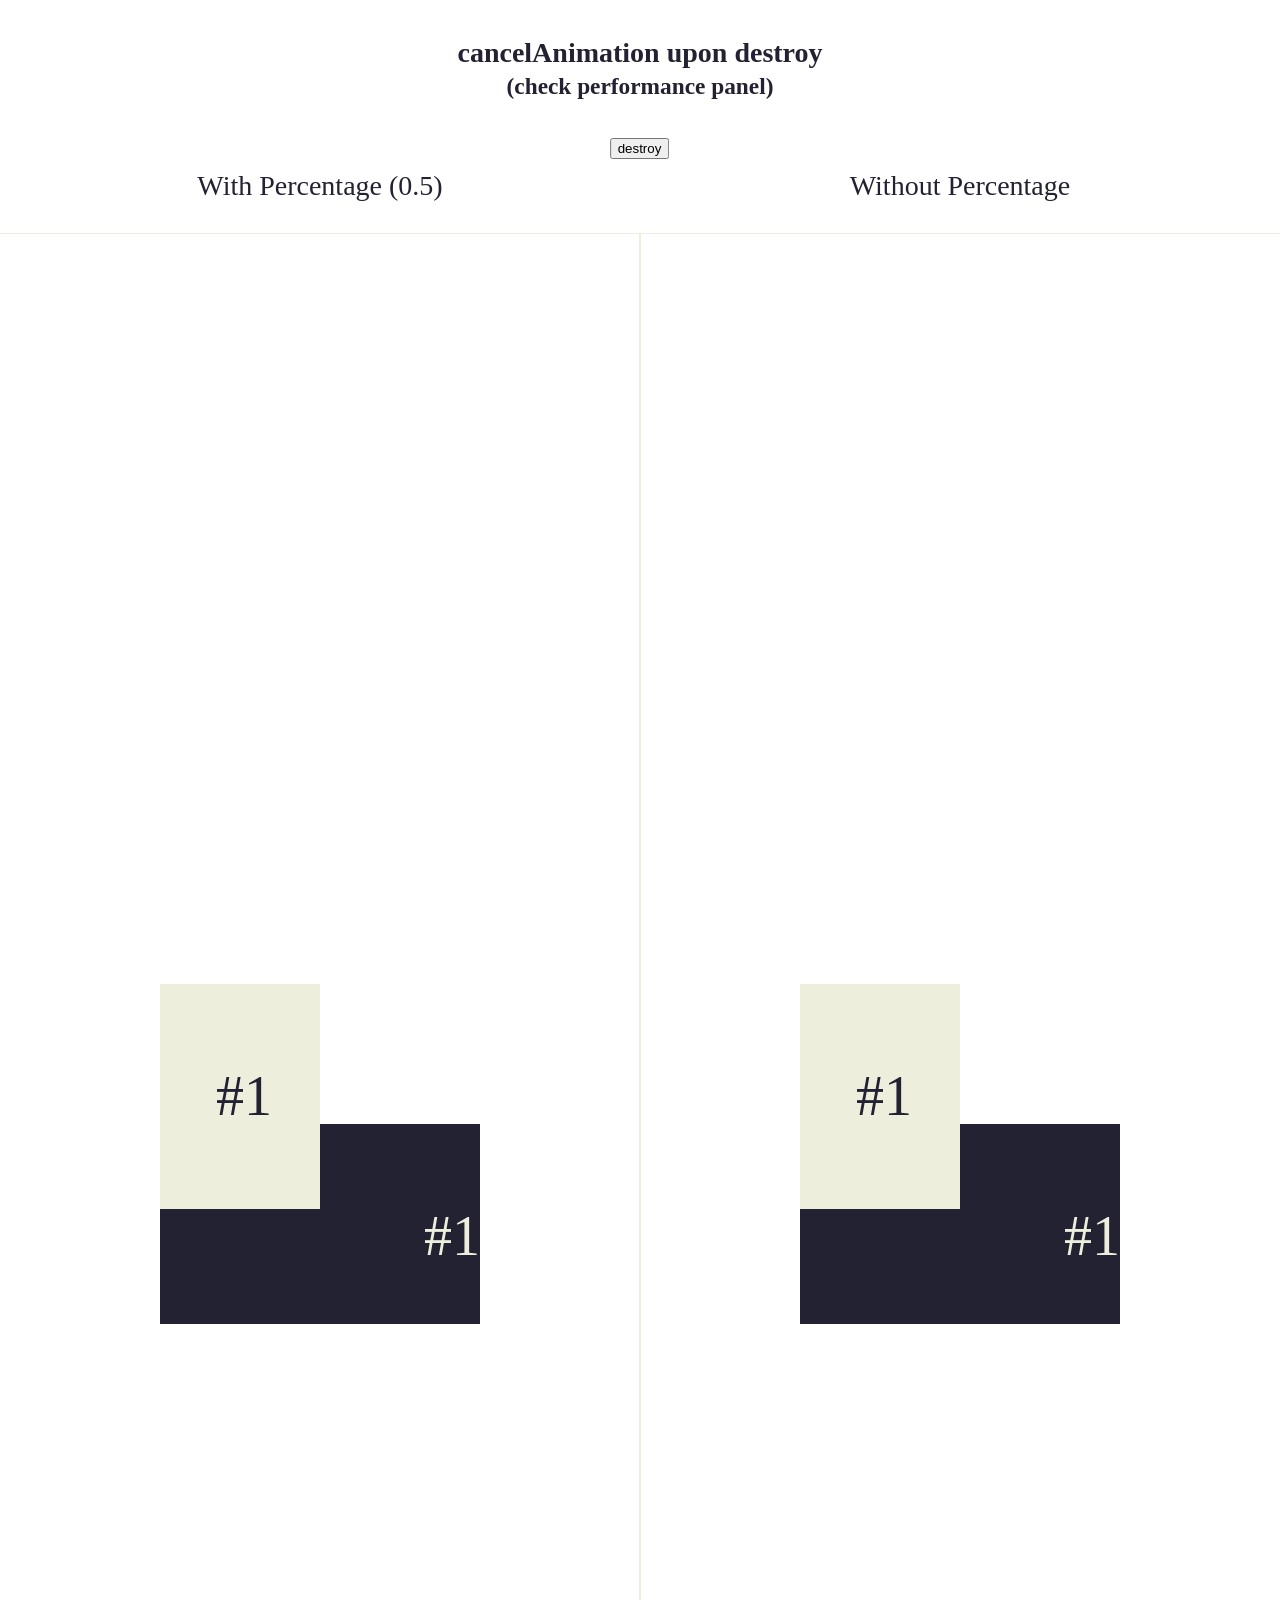
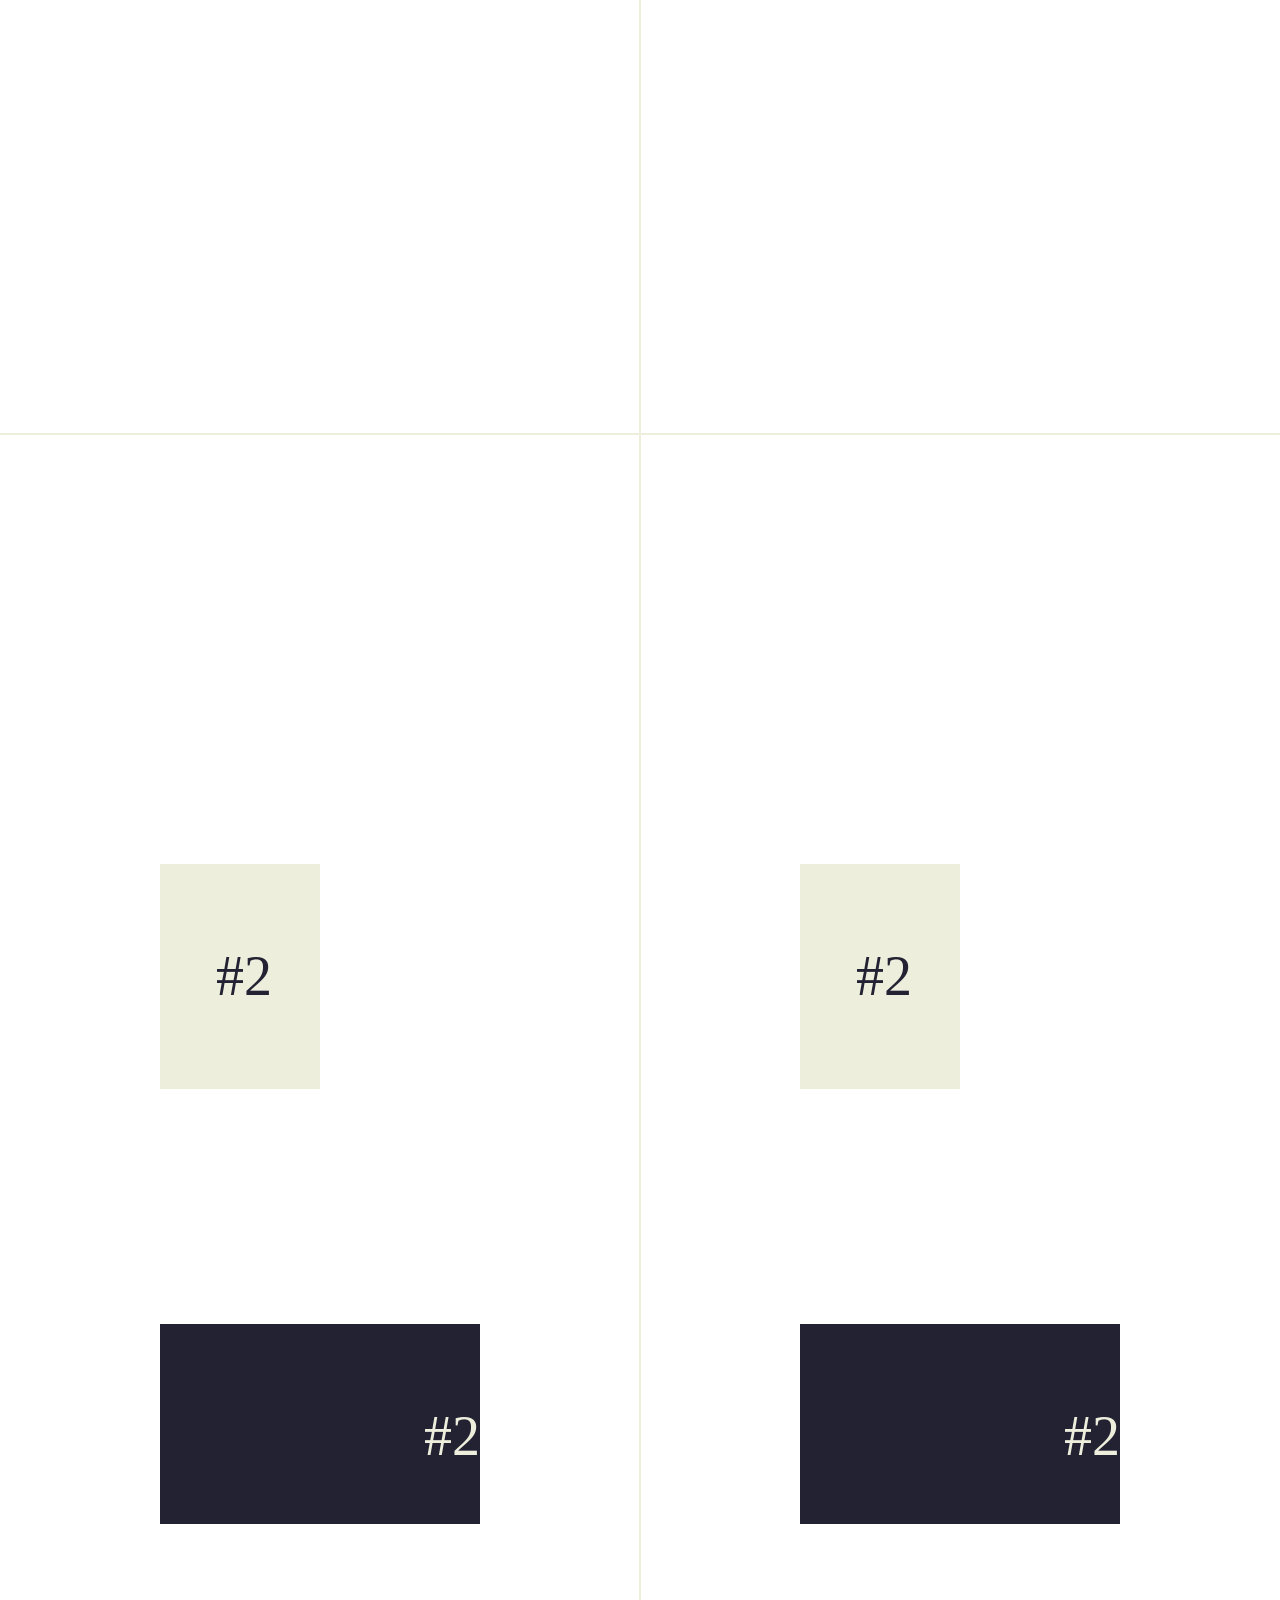
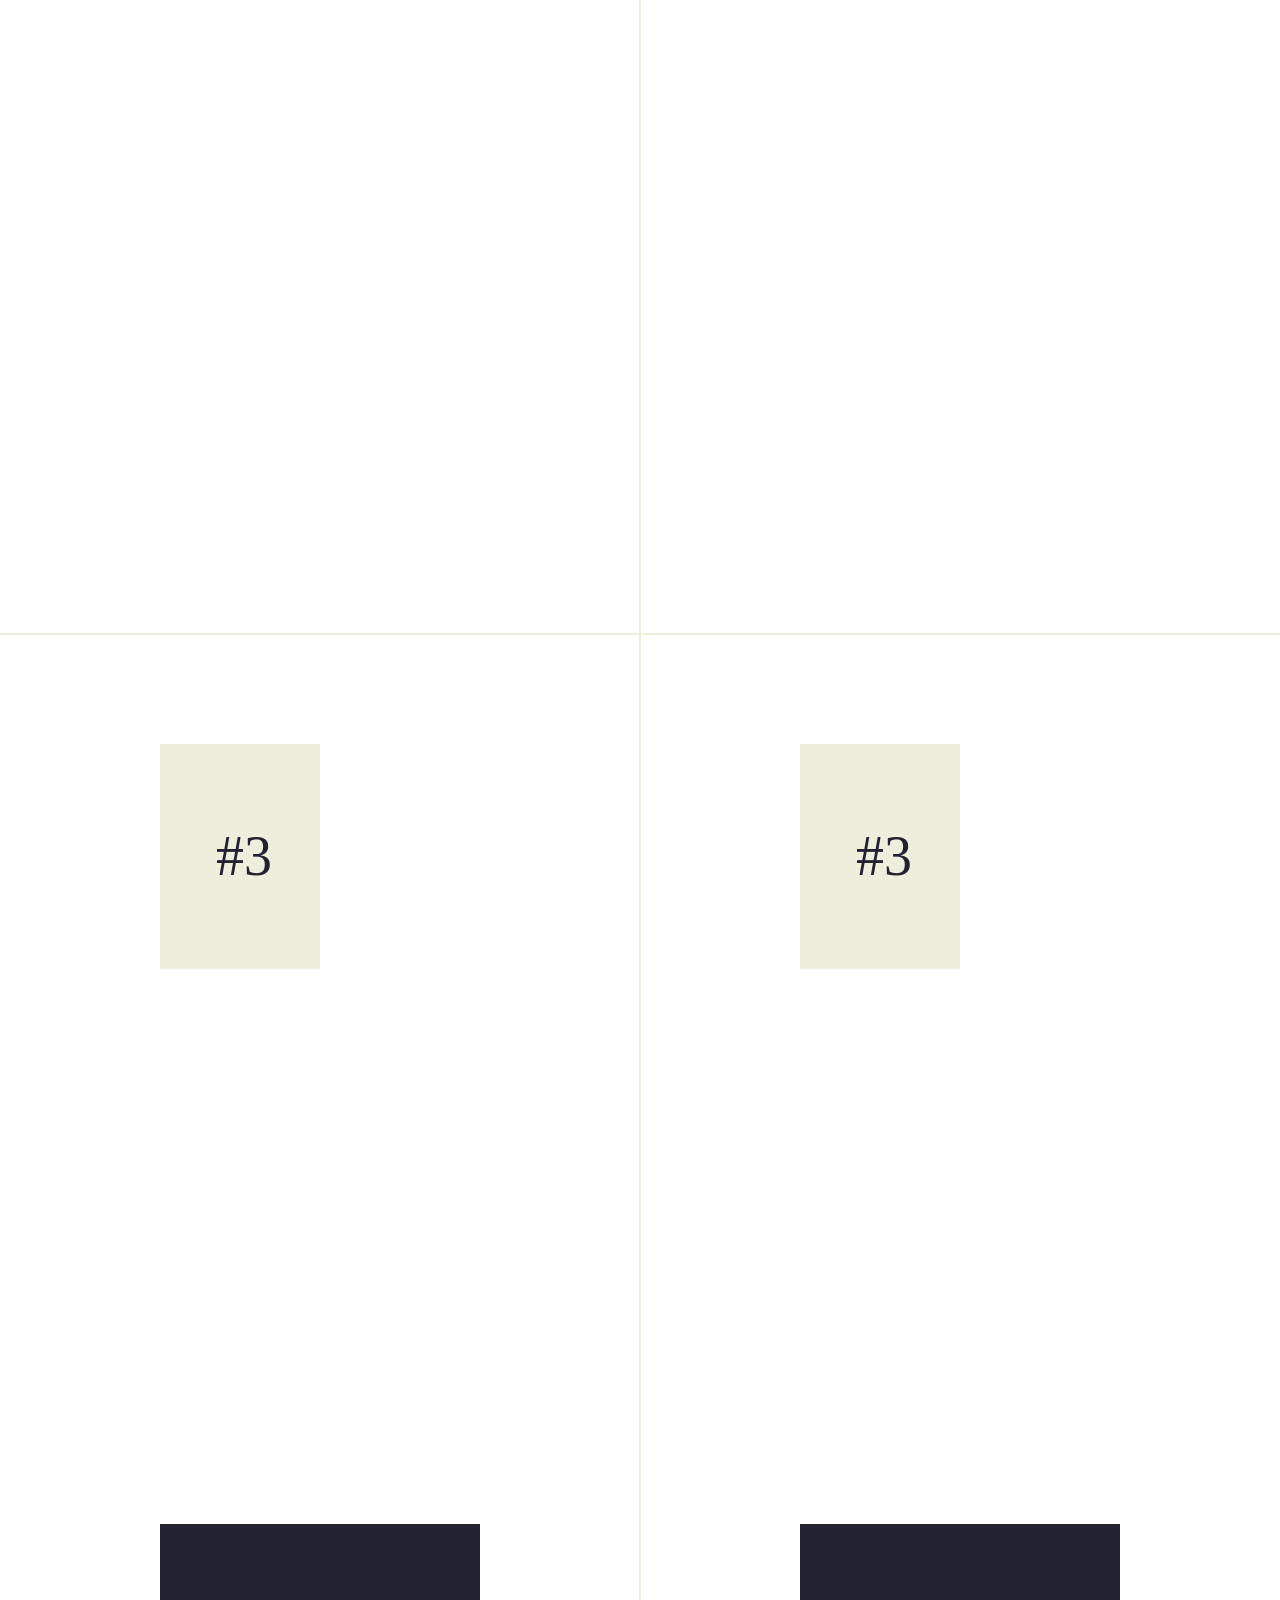
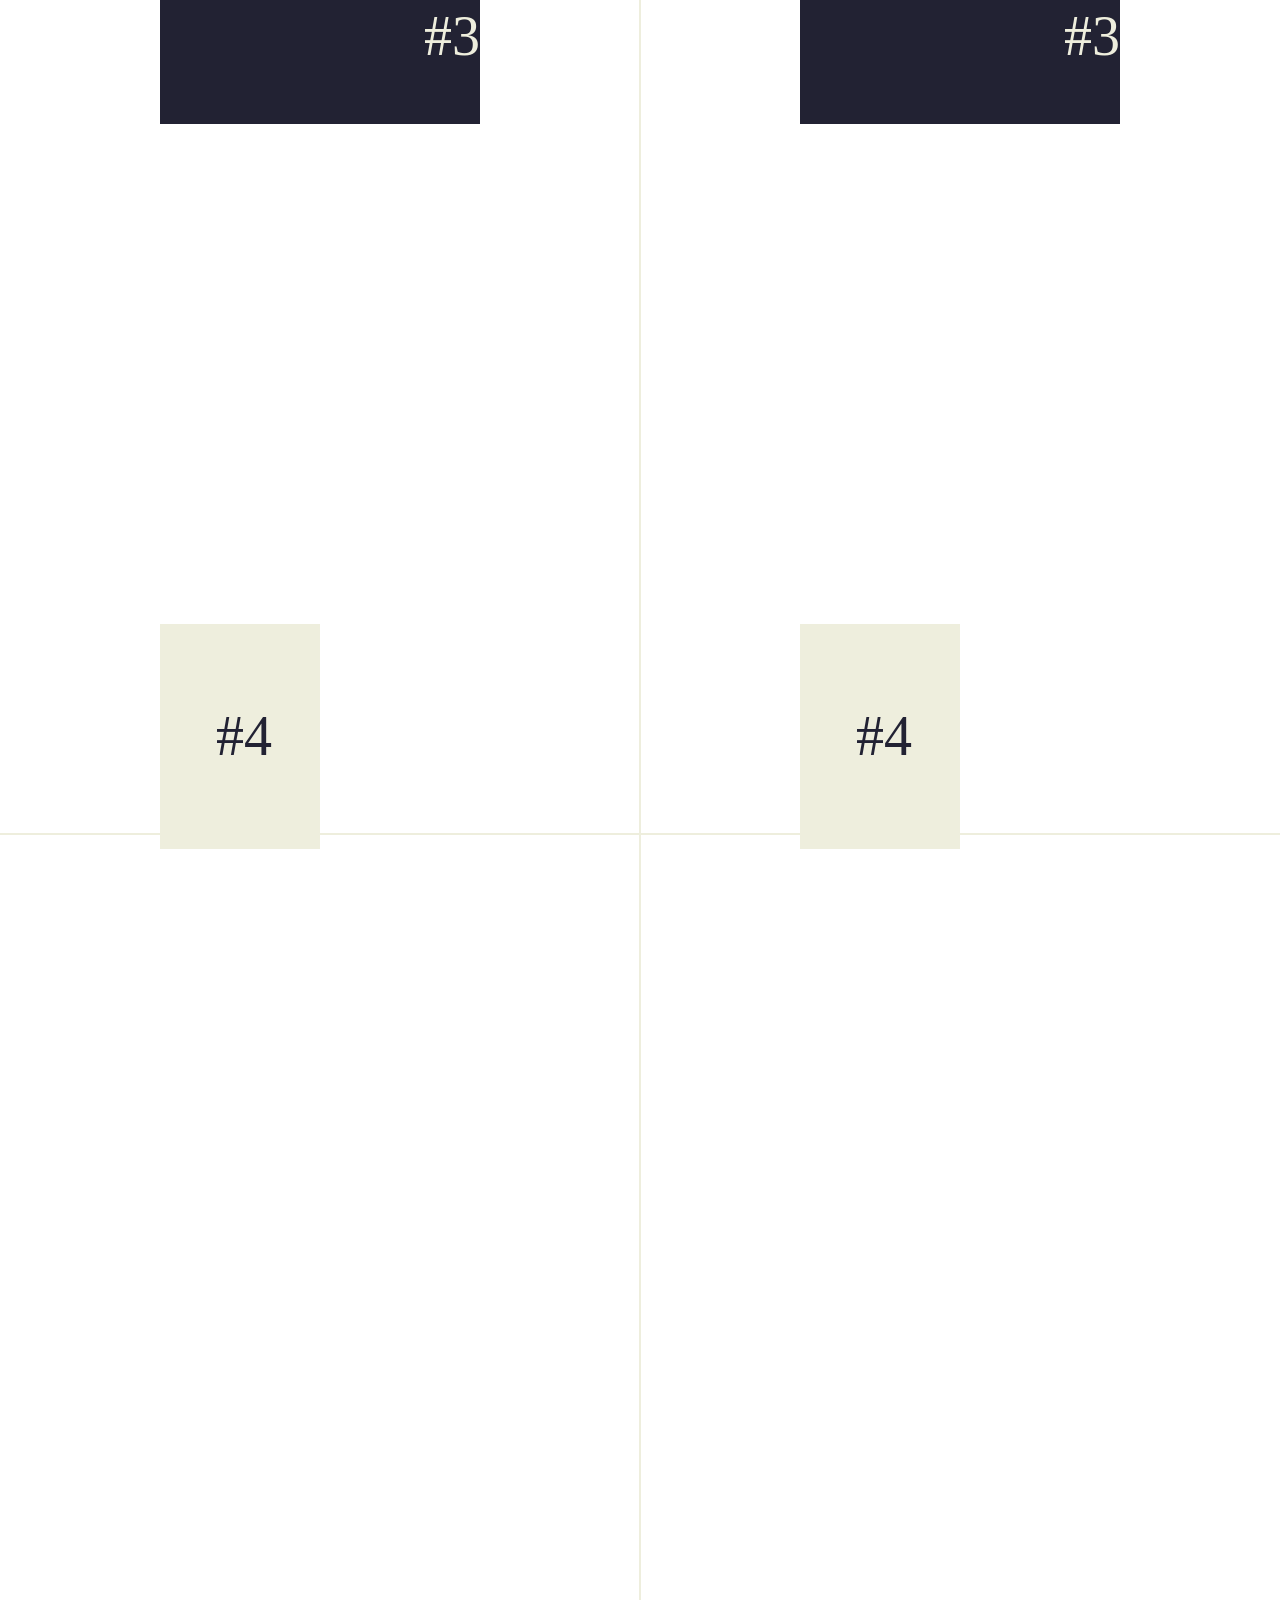
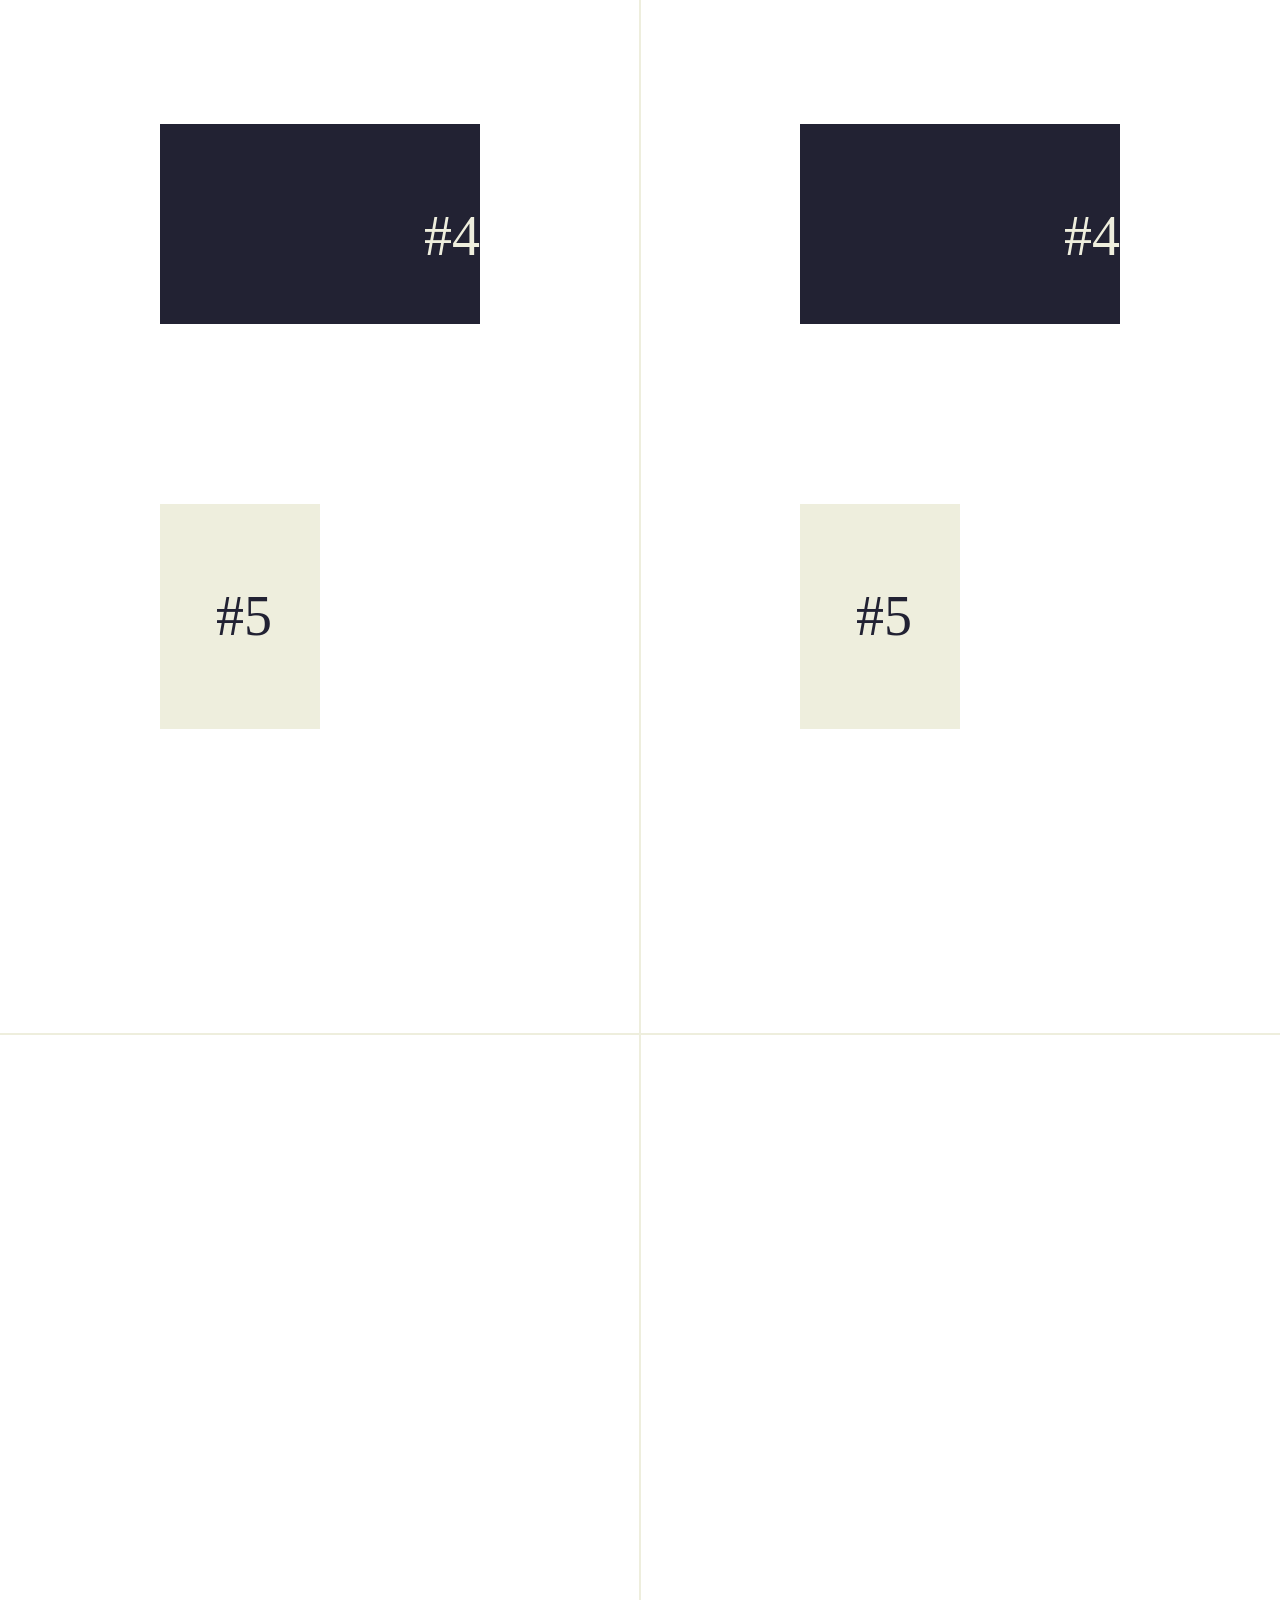
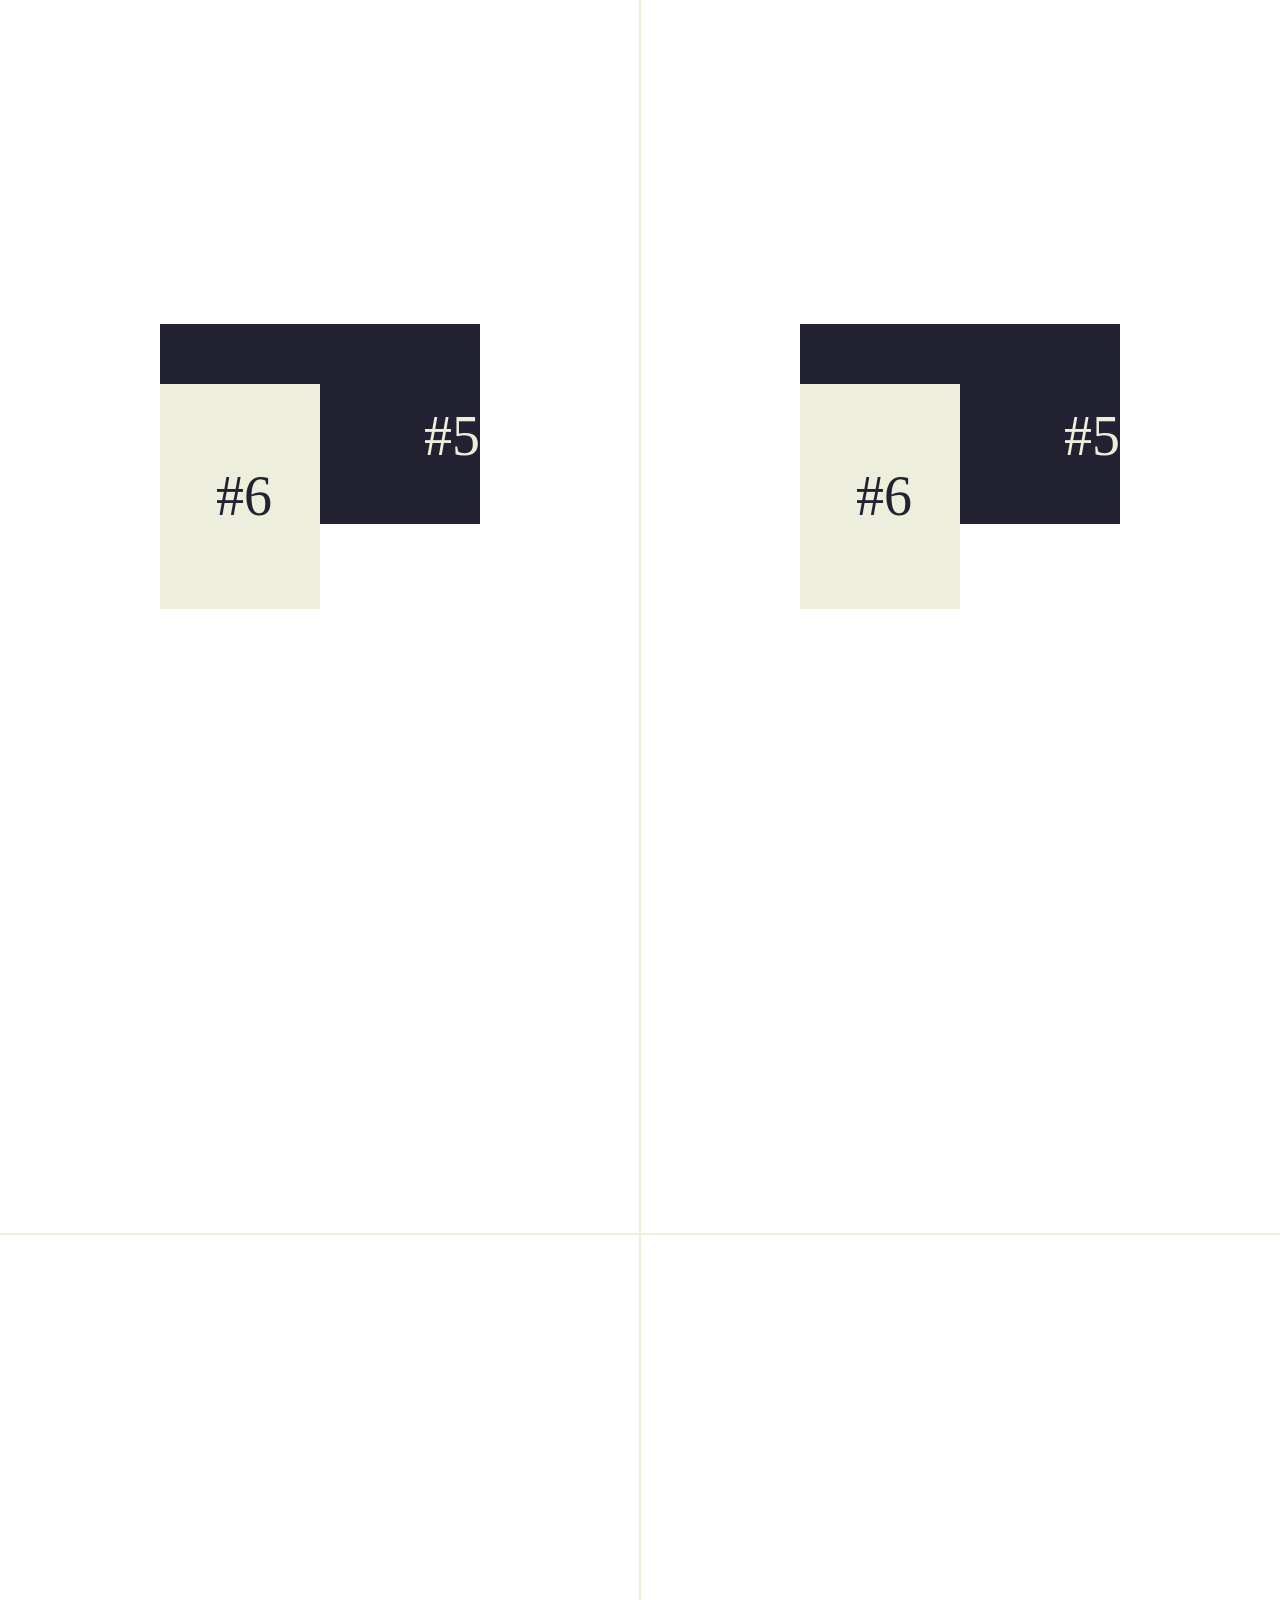
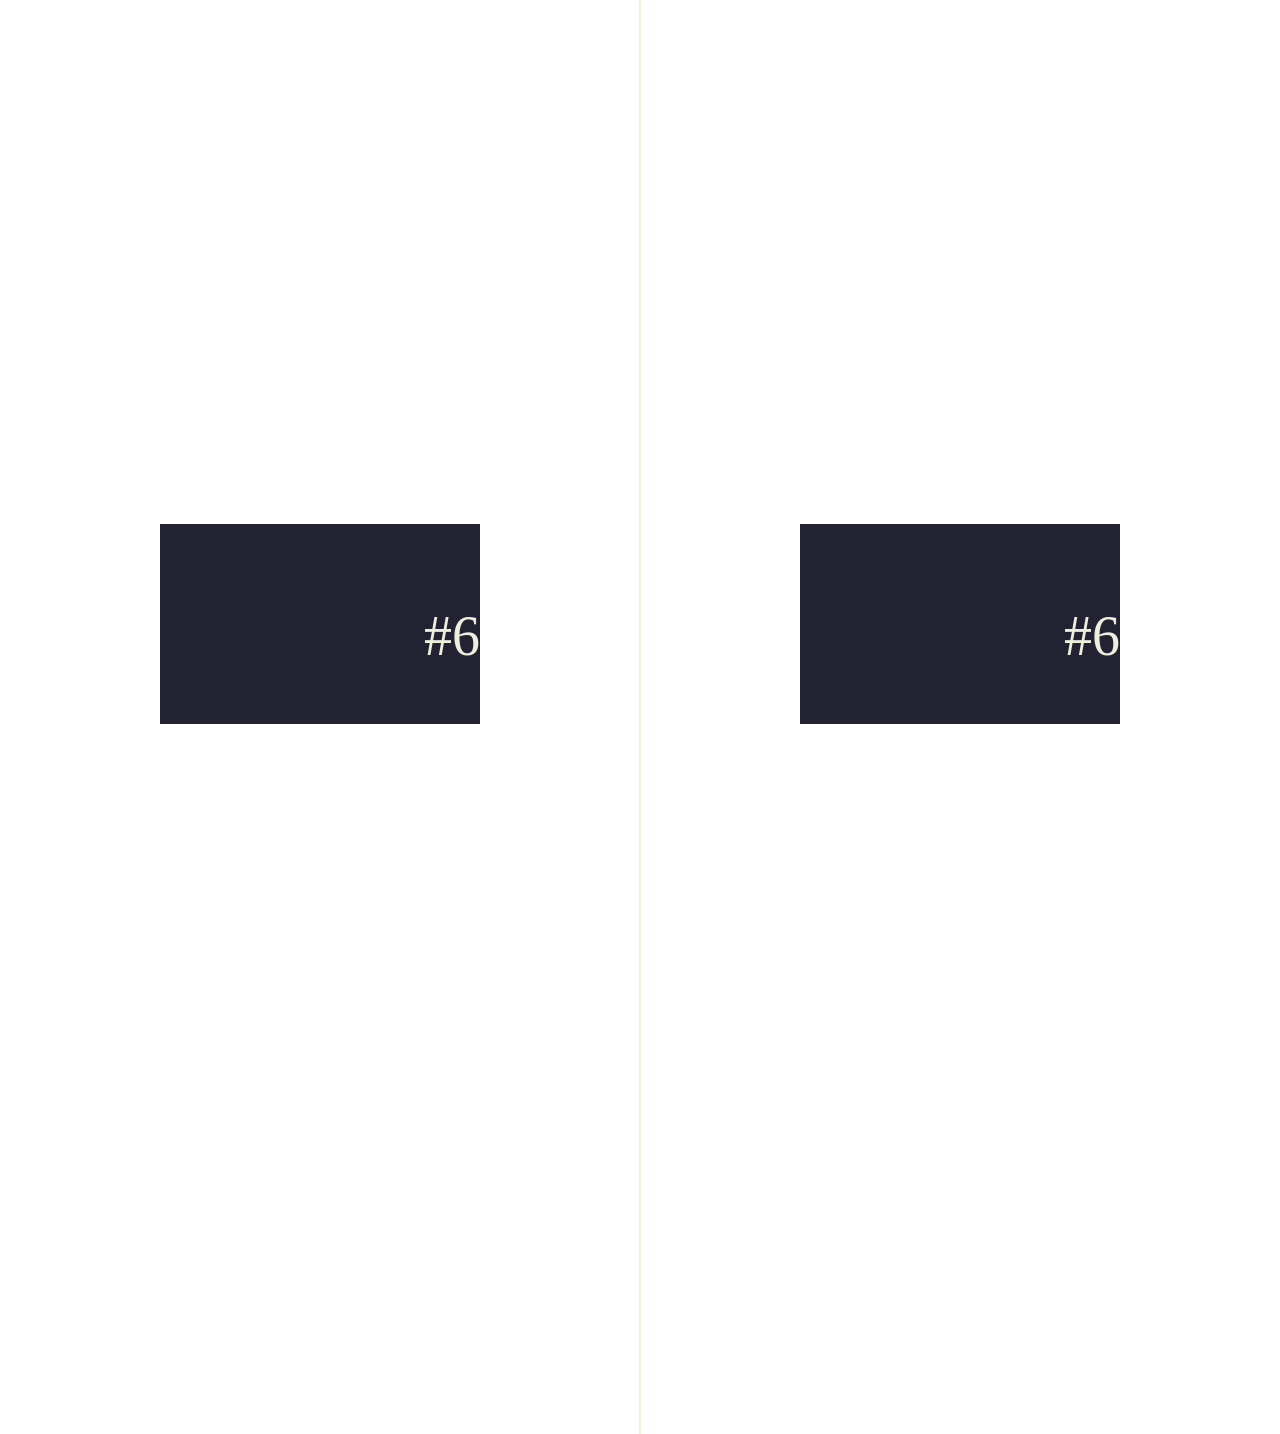
<file: node_modules/rellax/tests/destroy.html>
<!DOCTYPE html>
<html lang="en">
<head>
	<meta charset="UTF-8">
	<meta name="viewport" content="width=device-width, initial-scale=1.0">
	<meta http-equiv="X-UA-Compatible" content="IE=edge">
	<title></title>
	<style>
		html, body{
			color: #223;
			font-size: 21pt;
			margin: 0; padding: 0;
		}
		nav{
			font-size: 21pt;
			line-height: 1.5em;
			position: fixed;
			bottom: 0; left: 0;
		}
		nav a{ color: inherit; }

		.col{
			text-align: center;
			width: 50%;
			float: left;
			box-sizing: border-box;
		}

		h4{ text-align: center;}

		.container{
			display: flex;
			align-items: center;
			outline: 1px solid #eed;
			font-size: 42pt;
			/*padding: 37.5vh 12.5vw;*/
			padding: 0 12.5vw;
			height: 200vh;
		}
		.block{
			background: #223;
			color: #eed;
			line-height: 25vh;
			text-align: right;
			/*padding: 0 42pt;*/
			margin-top: 20vh;
			height: 200px;
			width: 400px;
			position: relative;
		}
		span{
			background: #eed;
			color: #223;
			line-height: 25vh;
			text-align: left;
			padding: 0 42pt;
			display: block;
			width: 50%;
			position: absolute;
			top: 0; left: 0;
			box-sizing: border-box;
		}
    button {
      position: fixed;
      left: 50%;
      transform: translateX(-50%);
    }
	</style>
</head>
<body>
  <h4>cancelAnimation upon destroy <br><small>(check performance panel)</small></h4>
  <button id="destroy">destroy</button>
	<section>
		<div class="col">
			<br>With Percentage (0.5) <br><br>
			<div id="21" class="container"><div class="block">#1<span class="rellax" data-rellax-percentage="0.5">#1</span></div></div>
			<div id="22" class="container"><div class="block">#2<span class="rellax" data-rellax-percentage="0.5">#2</span></div></div>
			<div id="23" class="container"><div class="block">#3<span class="rellax" data-rellax-percentage="0.5">#3</span></div></div>
			<div id="24" class="container"><div class="block">#4<span class="rellax" data-rellax-percentage="0.5" style="transition: transform 10s cubic-bezier(0,1,.5,1);">#4</span></div></div>
			<div id="25" class="container"><div class="block">#5<span class="rellax" data-rellax-percentage="0.5" style="transition: transform 10s cubic-bezier(0,1,.5,1);">#5</span></div></div>
			<div id="26" class="container"><div class="block">#6<span class="rellax" data-rellax-percentage="0.5" style="transition: transform 10s cubic-bezier(0,1,.5,1);">#6</span></div></div>
		</div>
		<div class="col">
			<br>Without Percentage <br><br>
			<div id="21" class="container"><div class="block">#1<span class="rellax" style="transition: transform 10s cubic-bezier(0,1,.5,1);">#1</span></div></div>
			<div id="22" class="container"><div class="block">#2<span class="rellax" style="transition: transform 10s cubic-bezier(0,1,.5,1);">#2</span></div></div>
			<div id="23" class="container"><div class="block">#3<span class="rellax" style="transition: transform 10s cubic-bezier(0,1,.5,1);">#3</span></div></div>
			<div id="24" class="container"><div class="block">#4<span class="rellax">#4</span></div></div>
			<div id="25" class="container"><div class="block">#5<span class="rellax">#5</span></div></div>
			<div id="26" class="container"><div class="block">#6<span class="rellax">#6</span></div></div>
		</div>
	</section>

	<!-- Scripts -->
	<script src="../rellax.js"></script>
	<script>

    var rellax = new Rellax('.rellax', {
      center: true,
      callback: function(positions) {
        // callback every position change
        console.log(positions);
      }
    });

    // test cancaelAnimation on Rellax destroy
    document.querySelector('#destroy').addEventListener('click', function() {

      rellax.destroy();

    }, false);
	</script>
</body>
</html>
</file>
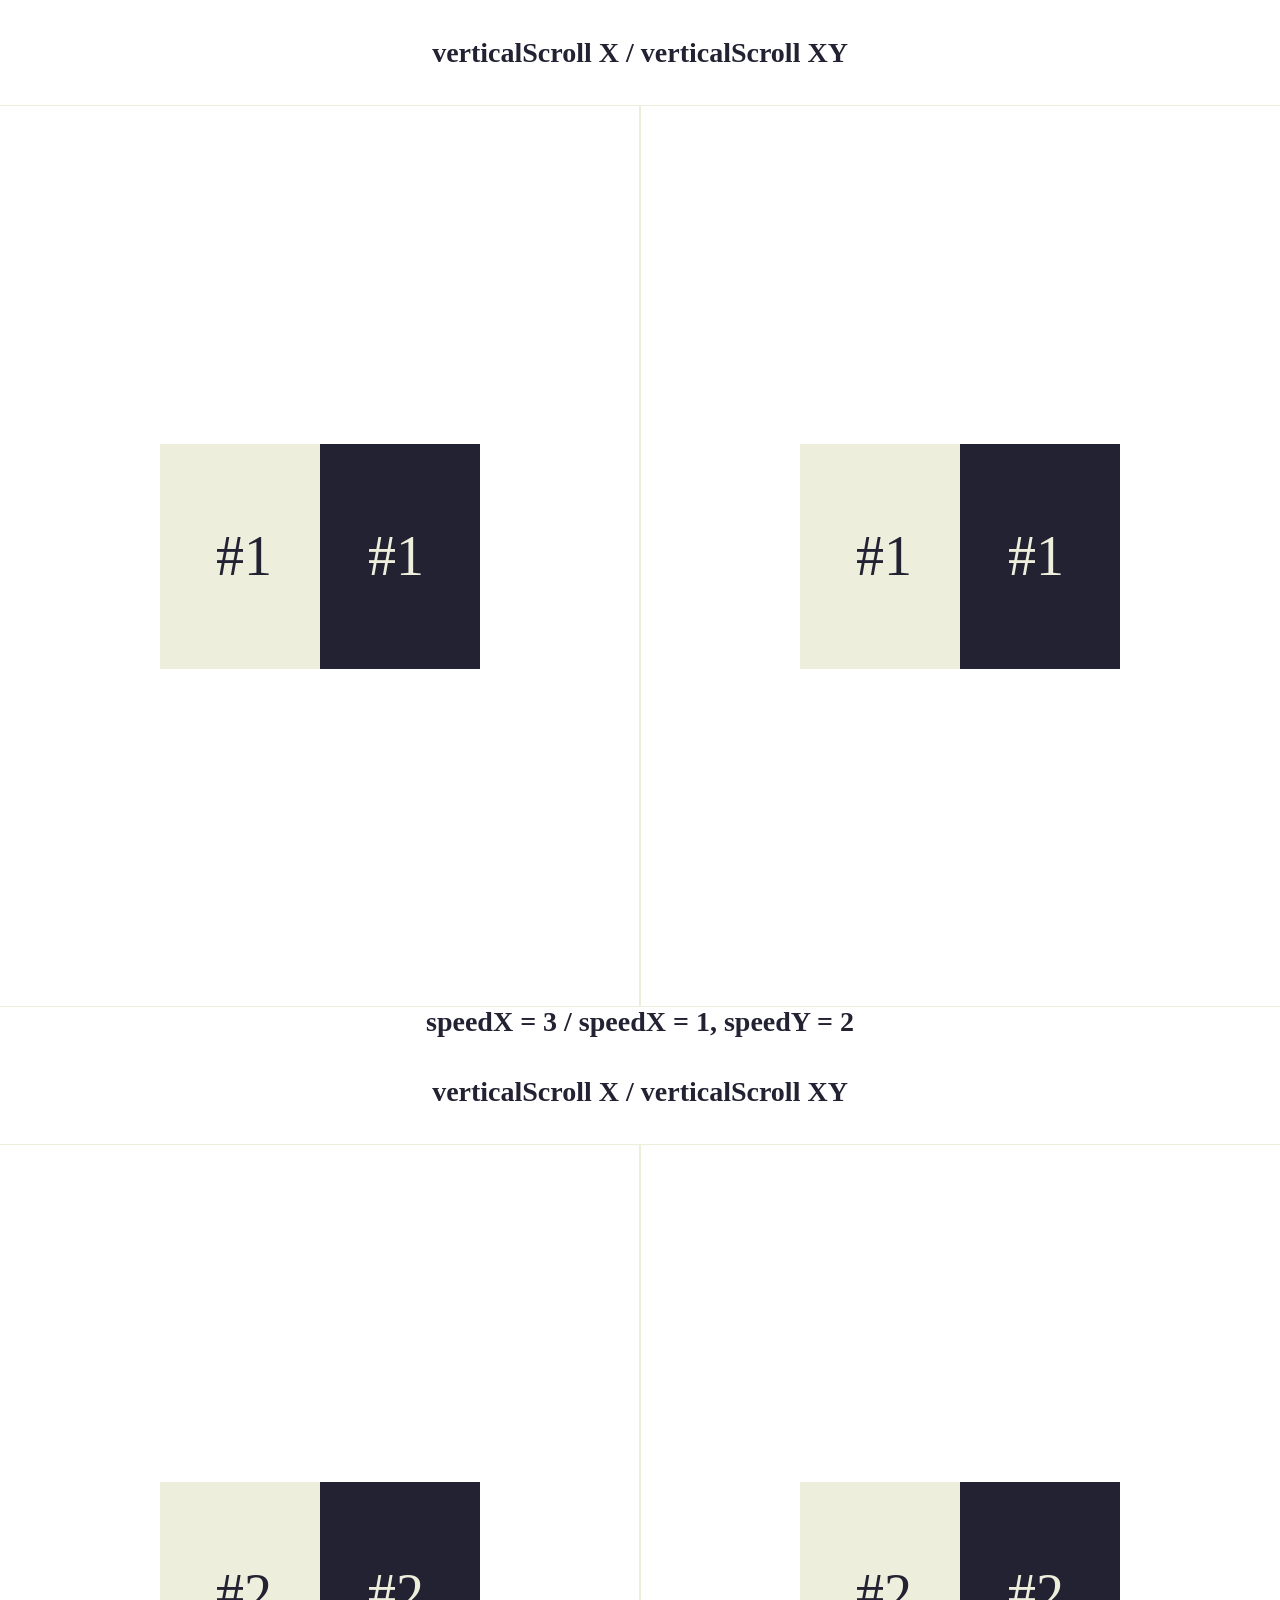
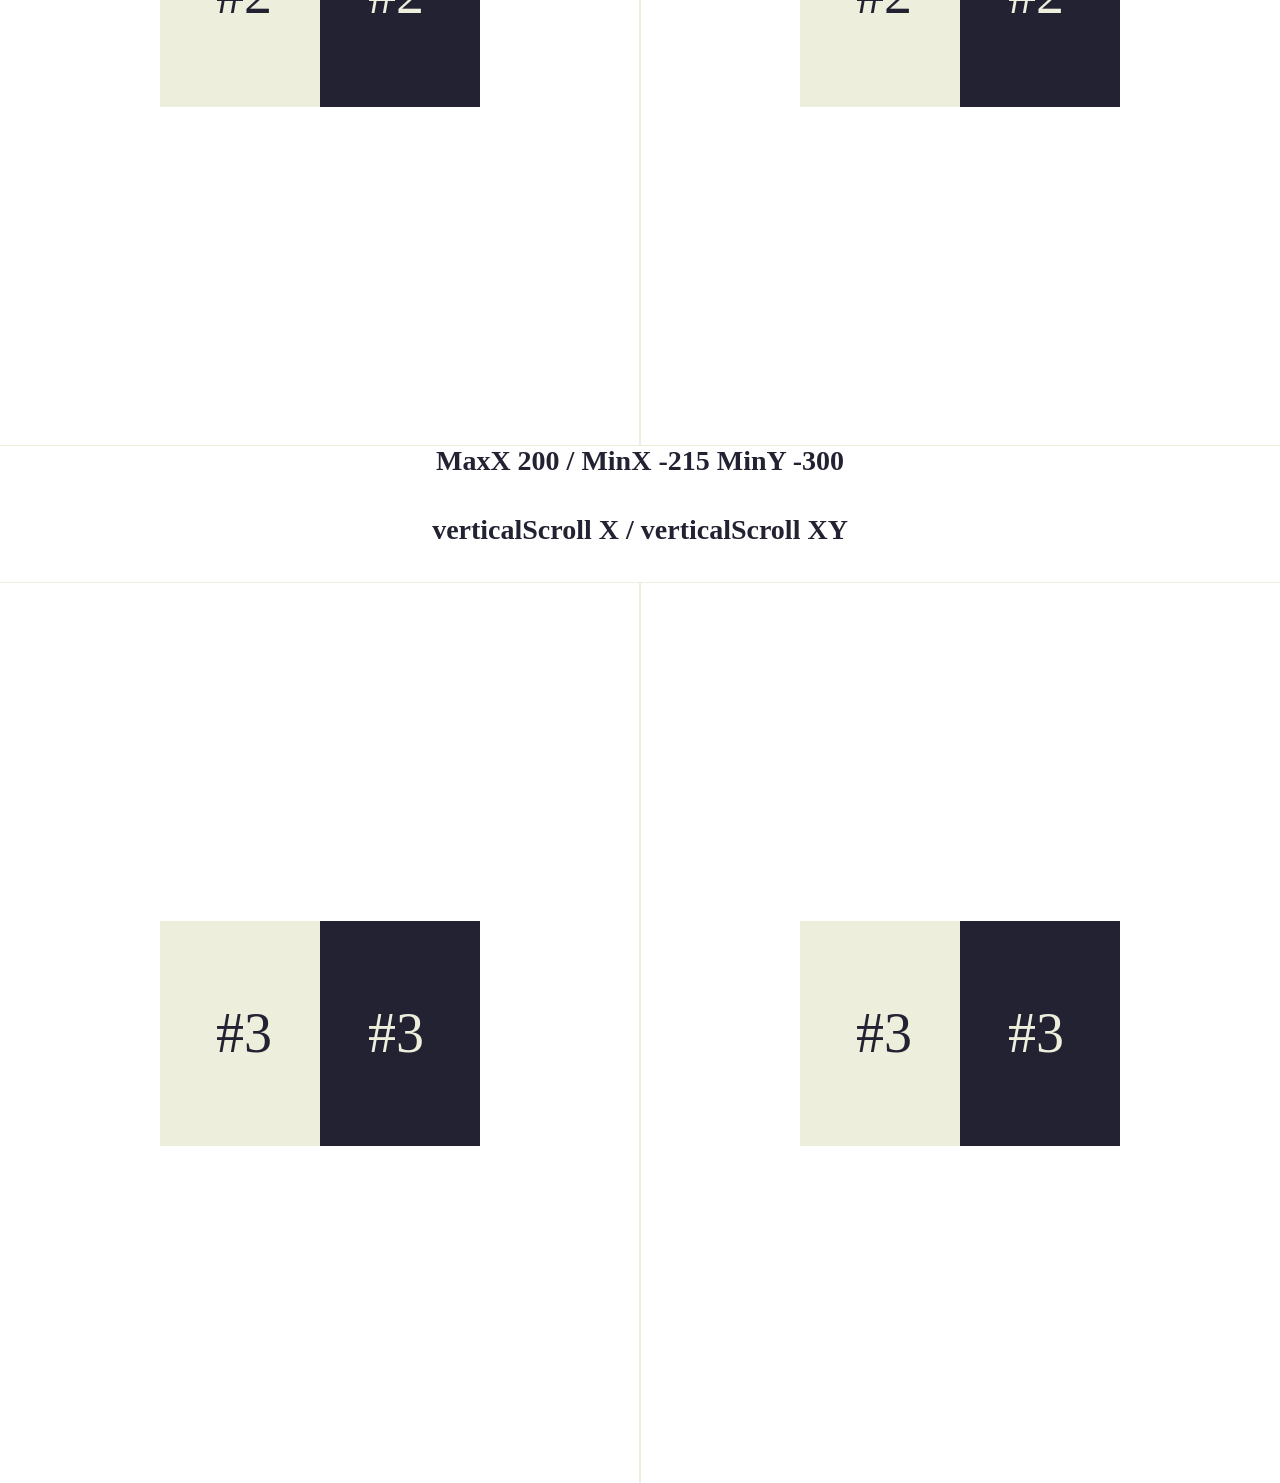
<file: node_modules/rellax/tests/directions.html>
<!DOCTYPE html>
<html lang="en">

<head>
    <meta charset="UTF-8">
    <meta name="viewport" content="width=device-width, initial-scale=1.0">
    <meta http-equiv="X-UA-Compatible" content="IE=edge">
    <title></title>
    <style>
        html,
        body {
            color: #223;
            font-size: 21pt;
            margin: 0;
            padding: 0;
        }

        nav {
            font-size: 21pt;
            line-height: 1.5em;
            position: fixed;
            bottom: 0;
            left: 0;
        }

        nav a {
            color: inherit;
        }

        .col {
            text-align: center;
            width: 50%;
            float: left;
            box-sizing: border-box;
        }

        h4 {
            text-align: center;
        }

        .container {
            outline: 1px solid #eed;
            font-size: 42pt;
            padding: 37.5vh 12.5vw;
        }

        .block {
            background: #223;
            color: #eed;
            line-height: 25vh;
            text-align: right;
            padding: 0 42pt;
            position: relative;
        }

        span {
            background: #eed;
            color: #223;
            line-height: 25vh;
            text-align: left;
            padding: 0 42pt;
            display: block;
            width: 50%;
            position: absolute;
            top: 0;
            left: 0;
            box-sizing: border-box;
        }

    </style>
</head>

<body>
    <h4>verticalScroll X / verticalScroll XY</h4>
    <section>
        <div class="col">
            <div class="container">
                <div class="block">#1<span class="rellax" data-rellax-vertical-scroll-axis="x">#1</span></div>
            </div>
        </div>
        <div class="col">
            <div class="container">
                <div class="block">#1<span class="rellax" data-rellax-vertical-scroll-axis="xy">#1</span></div>
            </div>
        </div>
    </section>

    <h4>speedX = 3 / speedX = 1, speedY = 2</h4>
    <h4>verticalScroll X / verticalScroll XY</h4>
    <section>
        <div class="col">
            <div class="container">
                <div class="block">#2<span class="rellax" data-rellax-horizontal-speed="3" data-rellax-vertical-scroll-axis="x">#2</span></div>
            </div>
        </div>
        <div class="col">
            <div class="container">
                <div class="block">#2<span class="rellax" data-rellax-horizontal-speed="1" data-rellax-vertical-speed="2" data-rellax-vertical-scroll-axis="xy">#2</span></div>
            </div>
        </div>
    </section>

    <h4>MaxX 200 / MinX -215 MinY -300</h4>
    <h4>verticalScroll X / verticalScroll XY</h4>
    <section>
        <div class="col">
            <div class="container">
                <div class="block">#3<span class="rellax" data-rellax-vertical-scroll-axis="x" data-rellax-max-x="200">#3</span></div>
            </div>
        </div>
        <div class="col">
            <div class="container">
                <div class="block">#3<span class="rellax" data-rellax-speed="2" data-rellax-vertical-scroll-axis="xy" data-rellax-min-x="-215" data-rellax-min-y="-300">#3</span></div>
            </div>
        </div>
    </section>

    <!-- Scripts -->
    <script src="../rellax.js"></script>
    <script>
        var rellax = new Rellax('.rellax', {
            horizontal: true,
        });

    </script>
</body>

</html>
</file>
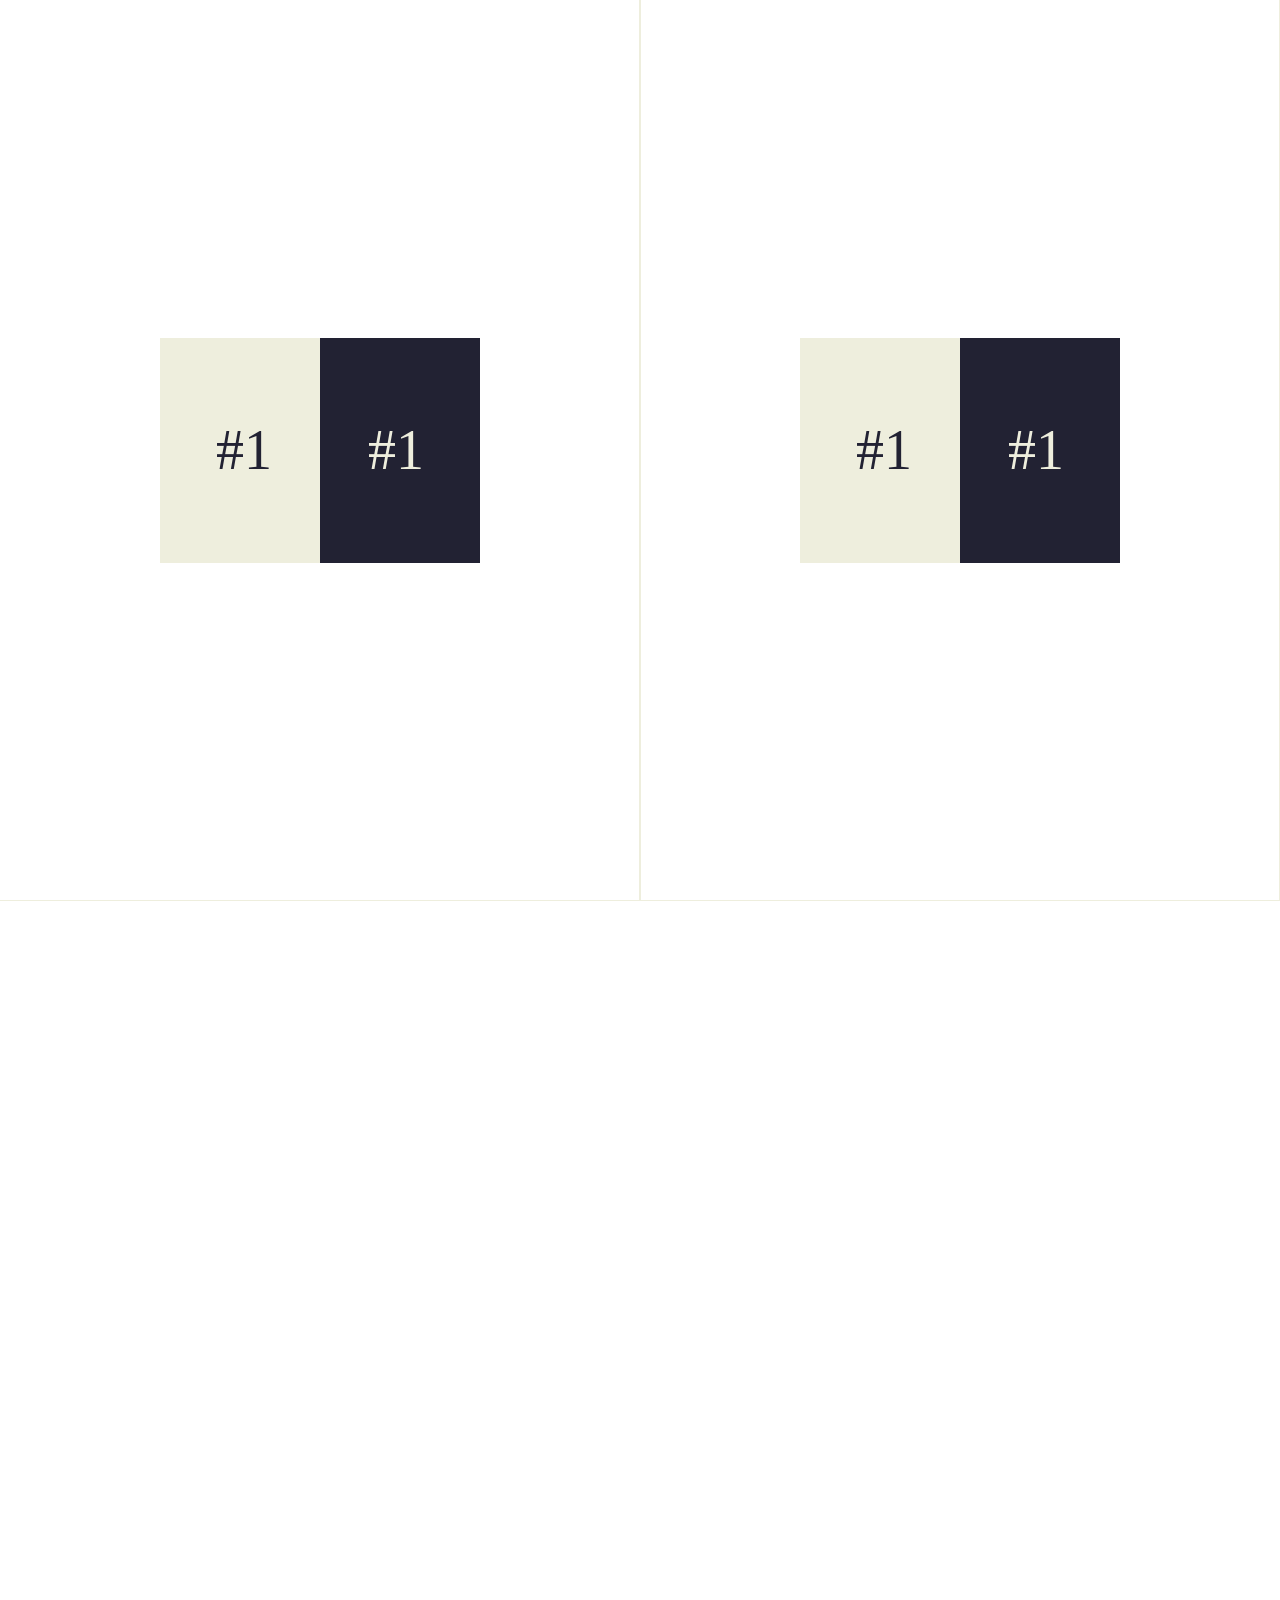
<file: node_modules/rellax/tests/horizontal.html>
<!DOCTYPE html>
<html lang="en">
<head>
  <meta charset="UTF-8">
  <meta name="viewport" content="width=device-width, initial-scale=1.0">
  <meta http-equiv="X-UA-Compatible" content="IE=edge">
  <title></title>
  <style>
    html, body{
      color: #223;
      font-size: 21pt;
      margin: 0; padding: 0;
    }
    body
    {
      display: -webkit-box;  /* OLD - iOS 6-, Safari 3.1-6, BB7 */
      display: -ms-flexbox;  /* TWEENER - IE 10 */
      display: -webkit-flex; /* NEW - Safari 6.1+. iOS 7.1+, BB10 */
      display: flex;         /* NEW, Spec - Firefox, Chrome, Opera */
      width: 400vw;
    }
    nav{
      font-size: 21pt;
      line-height: 1.5em;
      position: fixed;
      bottom: 0; left: 0;
    }
    nav a{ color: inherit; }

    section
    {
      width: 100vw;
      height: 200vh;
      -webkit-box-flex: 1;   /* OLD - iOS 6-, Safari 3.1-6 */
      -webkit-flex: 1;       /* Safari 6.1+. iOS 7.1+, BB10 */
      -ms-flex: 1;           /* IE 10 */
      flex: 1;               /* NEW, Spec - Firefox, Chrome */
    }

    .col{
      text-align: center;
      width: 50%;
      float: left;
      box-sizing: border-box;
    }

    h4{ text-align: center;}

    .container{
      outline: 1px solid #eed;
      font-size: 42pt;
      padding: 37.5vh 12.5vw;
    }
    .block{
      background: #223;
      color: #eed;
      line-height: 25vh;
      text-align: right;
      padding: 0 42pt;
      position: relative;
    }
    span{
      background: #eed;
      color: #223;
      line-height: 25vh;
      text-align: left;
      padding: 0 42pt;
      display: block;
      width: 50%;
      position: absolute;
      top: 0; left: 0;
      box-sizing: border-box;
    }
  </style>
</head>
<body>

<section>
  <div class="col">
    <div class="container"><div class="block">#1<span class="rellax" data-rellax-speed="2">#1</span></div></div>
  </div>
  <div class="col">
    <div class="container"><div class="block">#1<span class="rellax" data-rellax-speed="-2">#1</span></div></div>
  </div>
</section>


<section>
  <div class="col">
    <div class="container"><div class="block">#2<span class="rellax" data-rellax-speed="4">#2</span></div></div>
  </div>
  <div class="col">
    <div class="container"><div class="block">#2<span class="rellax" data-rellax-speed="-4">#2</span></div></div>
  </div>
</section>


<section>
  <div class="col">
    <div class="container"><div class="block">#3<span class="rellax" data-rellax-speed="6" data-rellax-percentage="0.5">#3</span></div></div>
  </div>
  <div class="col">
    <div class="container"><div class="block">#3<span class="rellax" data-rellax-speed="-6" data-rellax-percentage="0.5">#3</span></div></div>
  </div>
</section>


<section>
  <div class="col">
    <div class="container"><div class="block">#4<span class="rellax" data-rellax-speed="8" data-rellax-percentage="0.5">#4</span></div></div>
  </div>
  <div class="col">
    <div class="container"><div class="block">#4<span class="rellax" data-rellax-speed="-8" data-rellax-percentage="0.5">#4</span></div></div>
  </div>
</section>

<!-- Scripts -->
<script src="../rellax.js"></script>
<script>
  var rellax = new Rellax('.rellax', {horizontal: true, vertical: true});
</script>
</body>
</html>
</file>
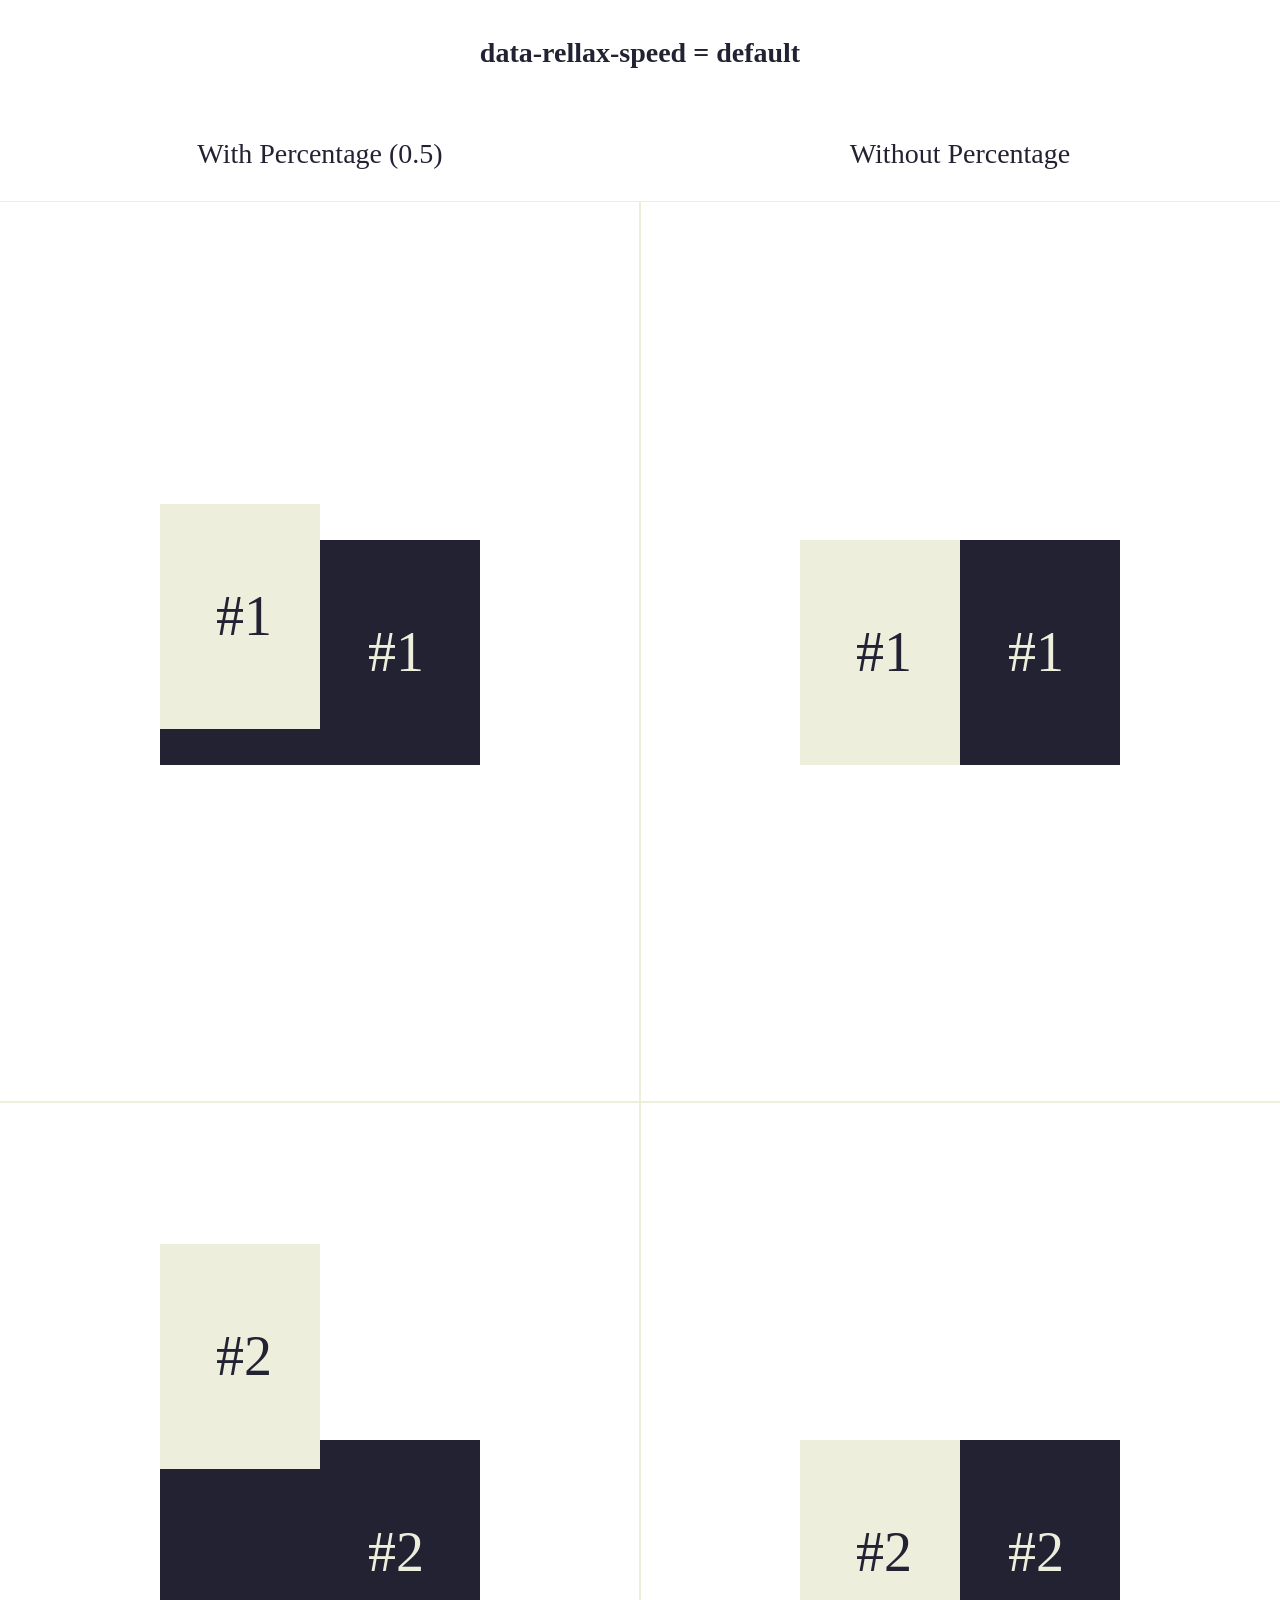
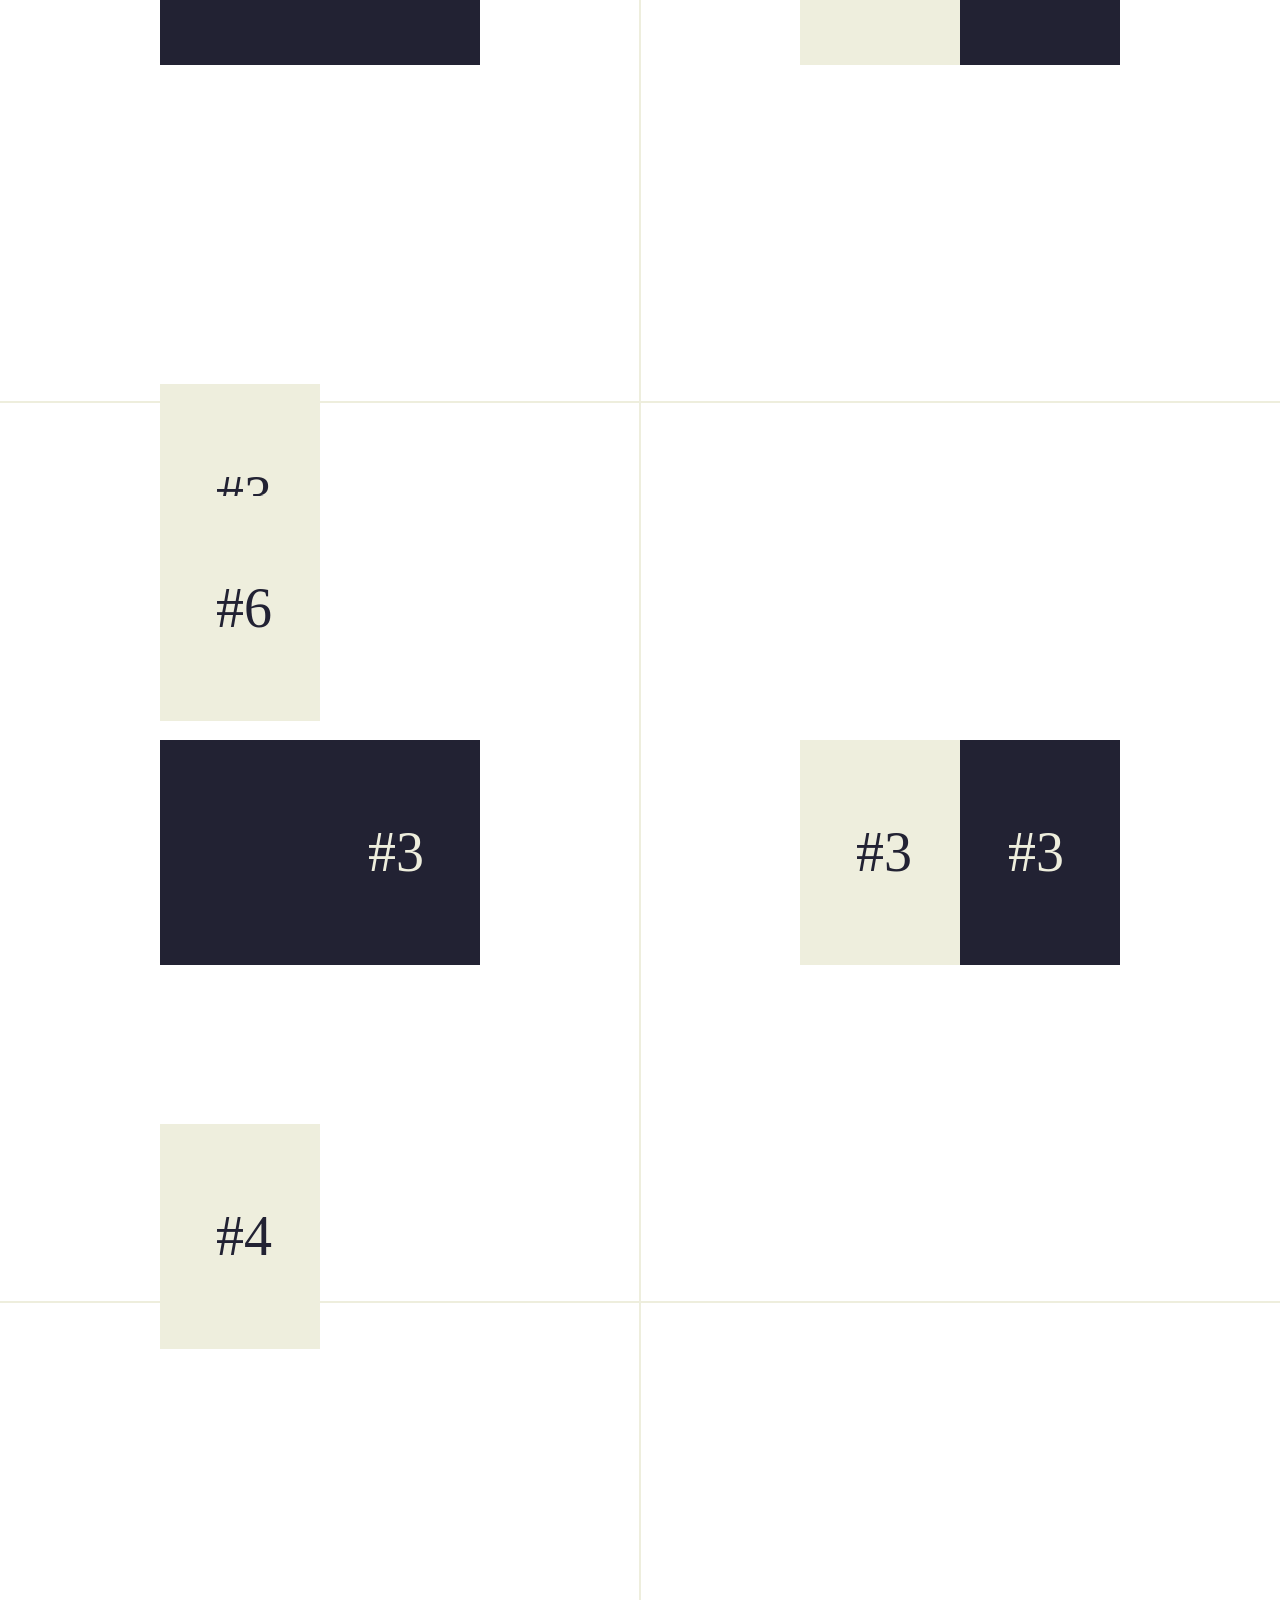
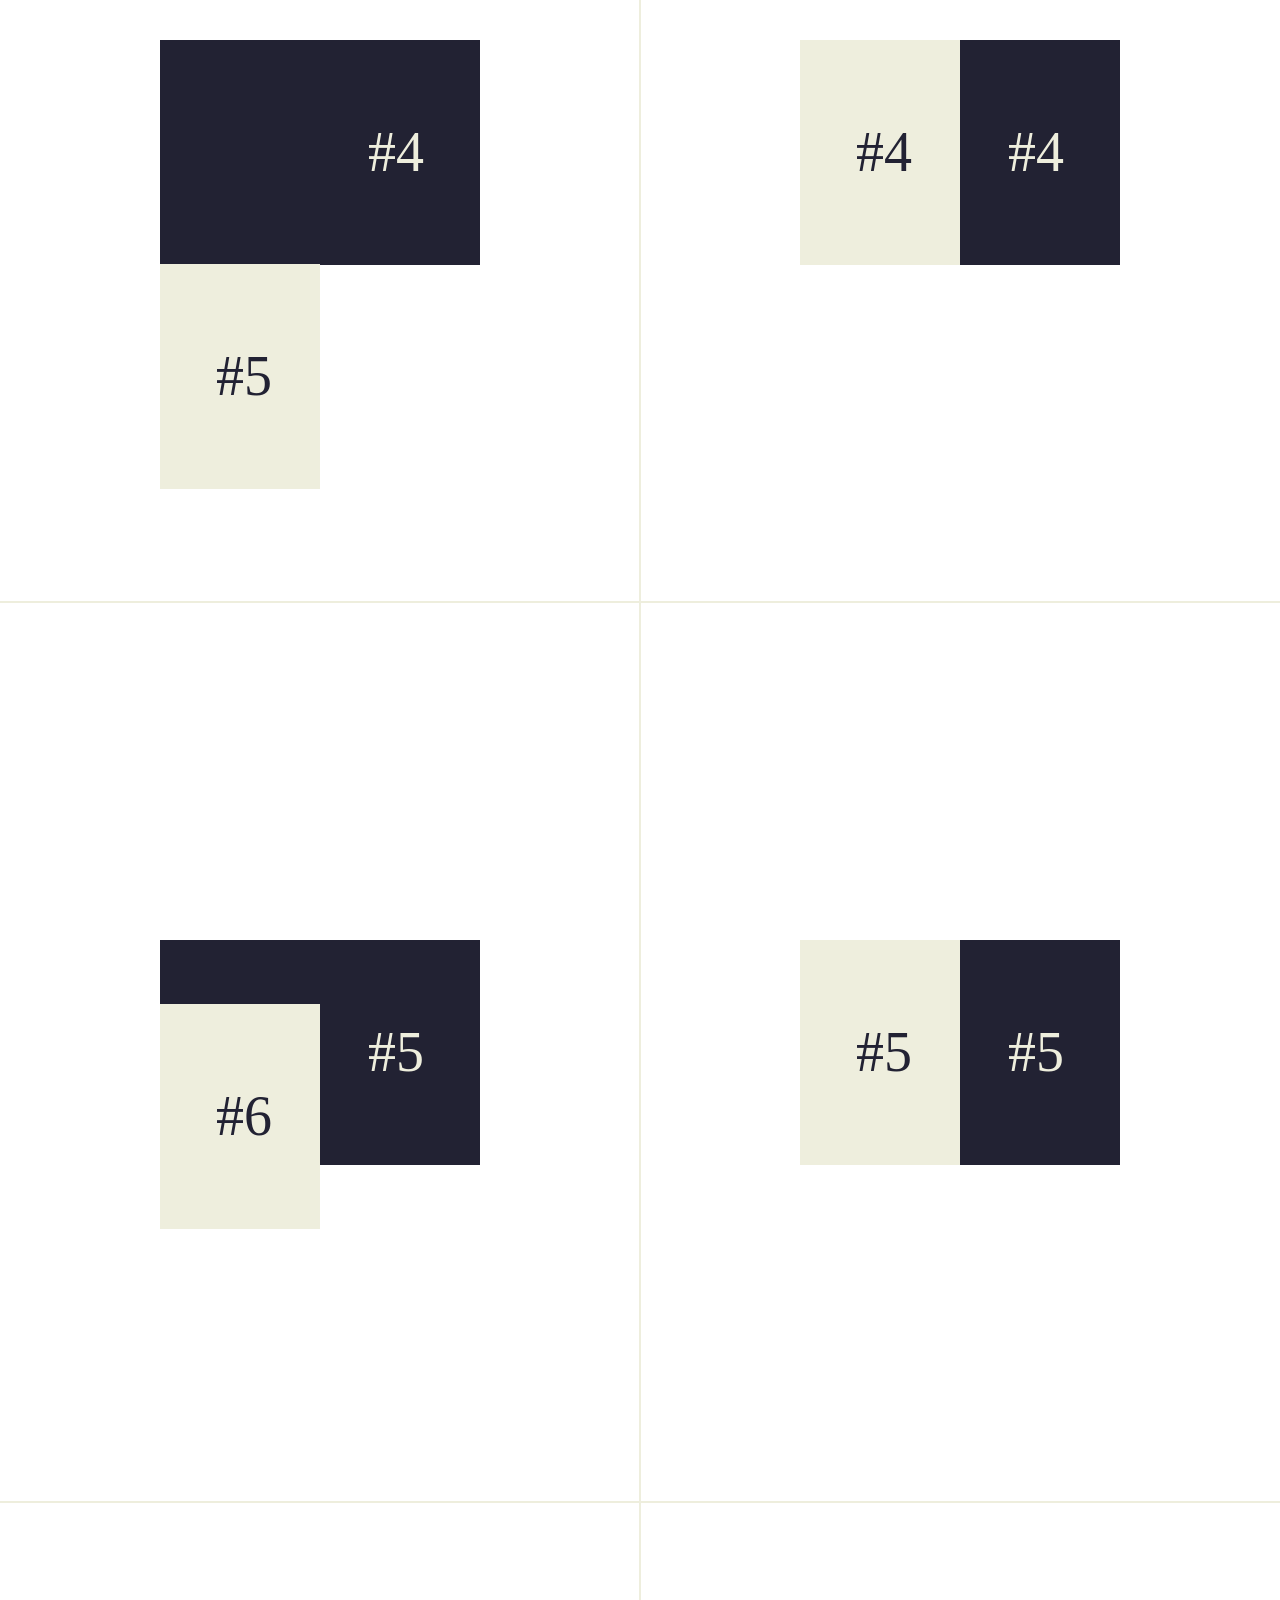
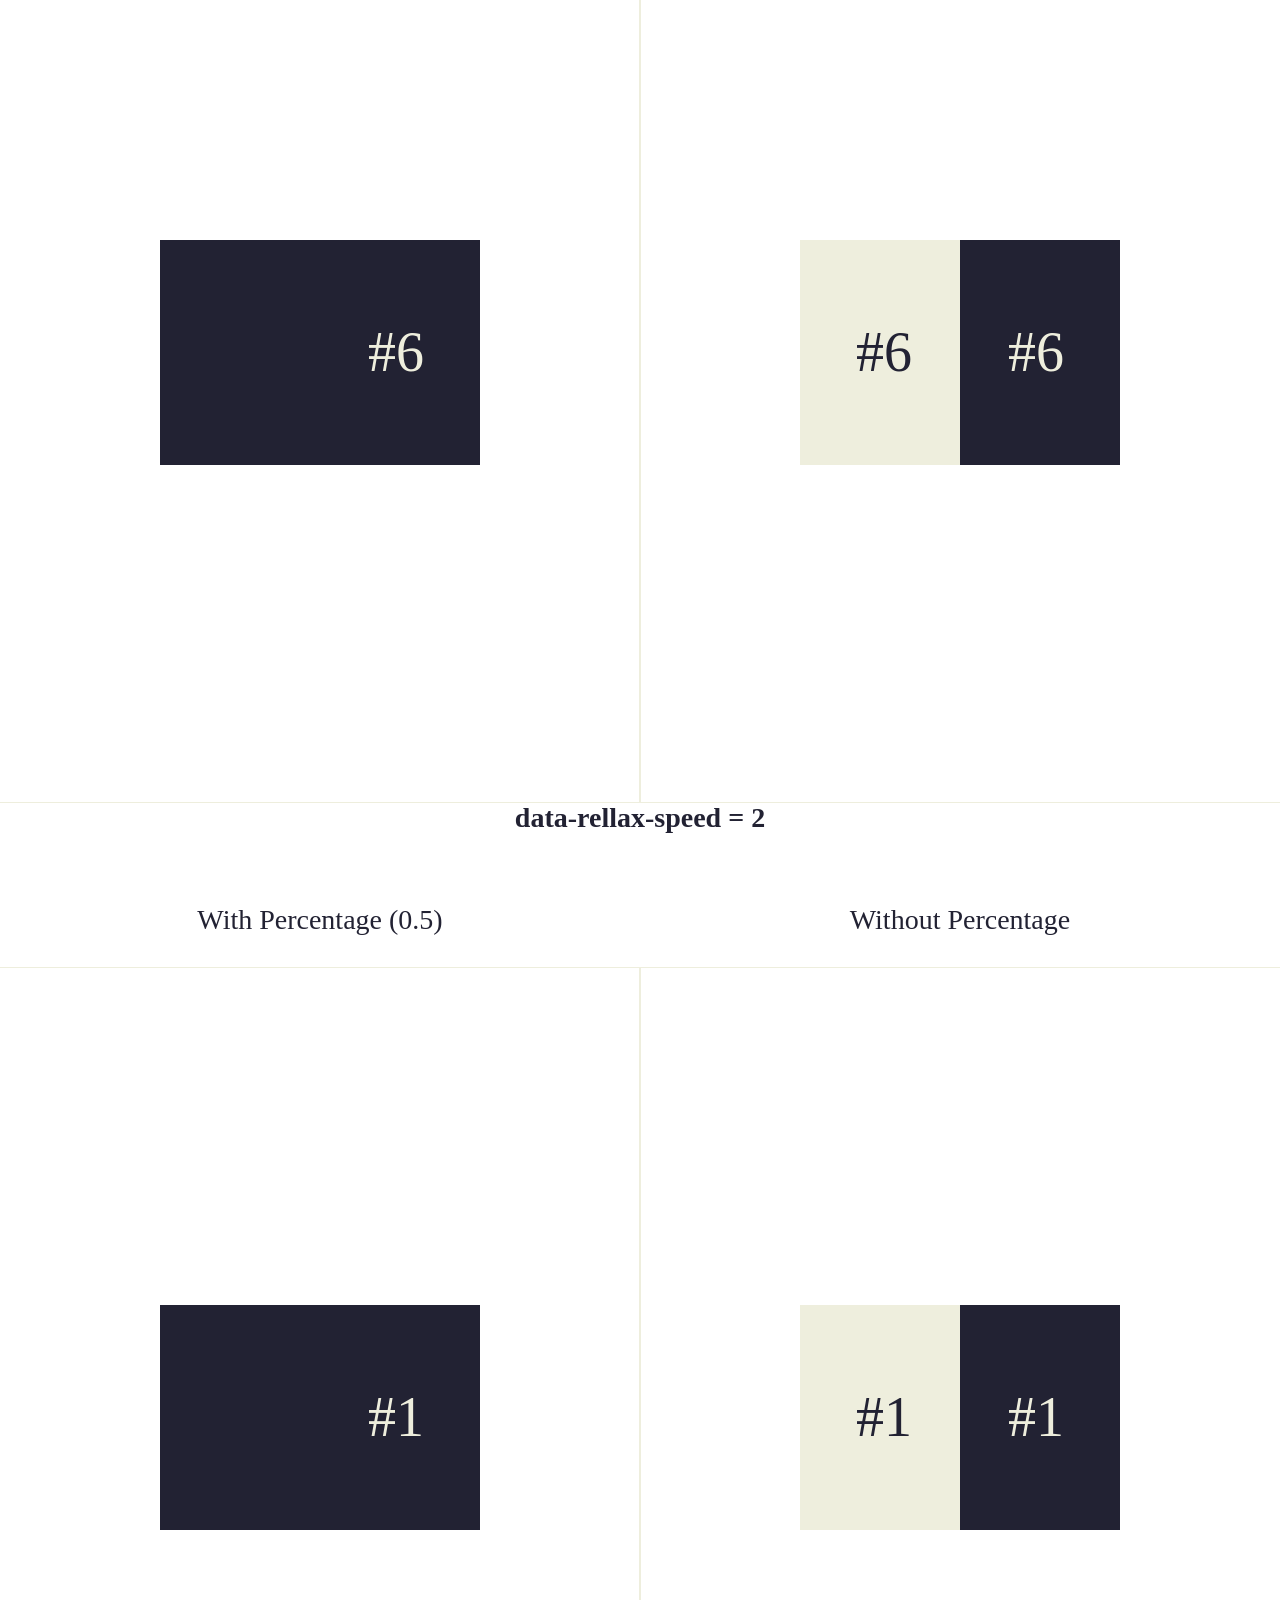
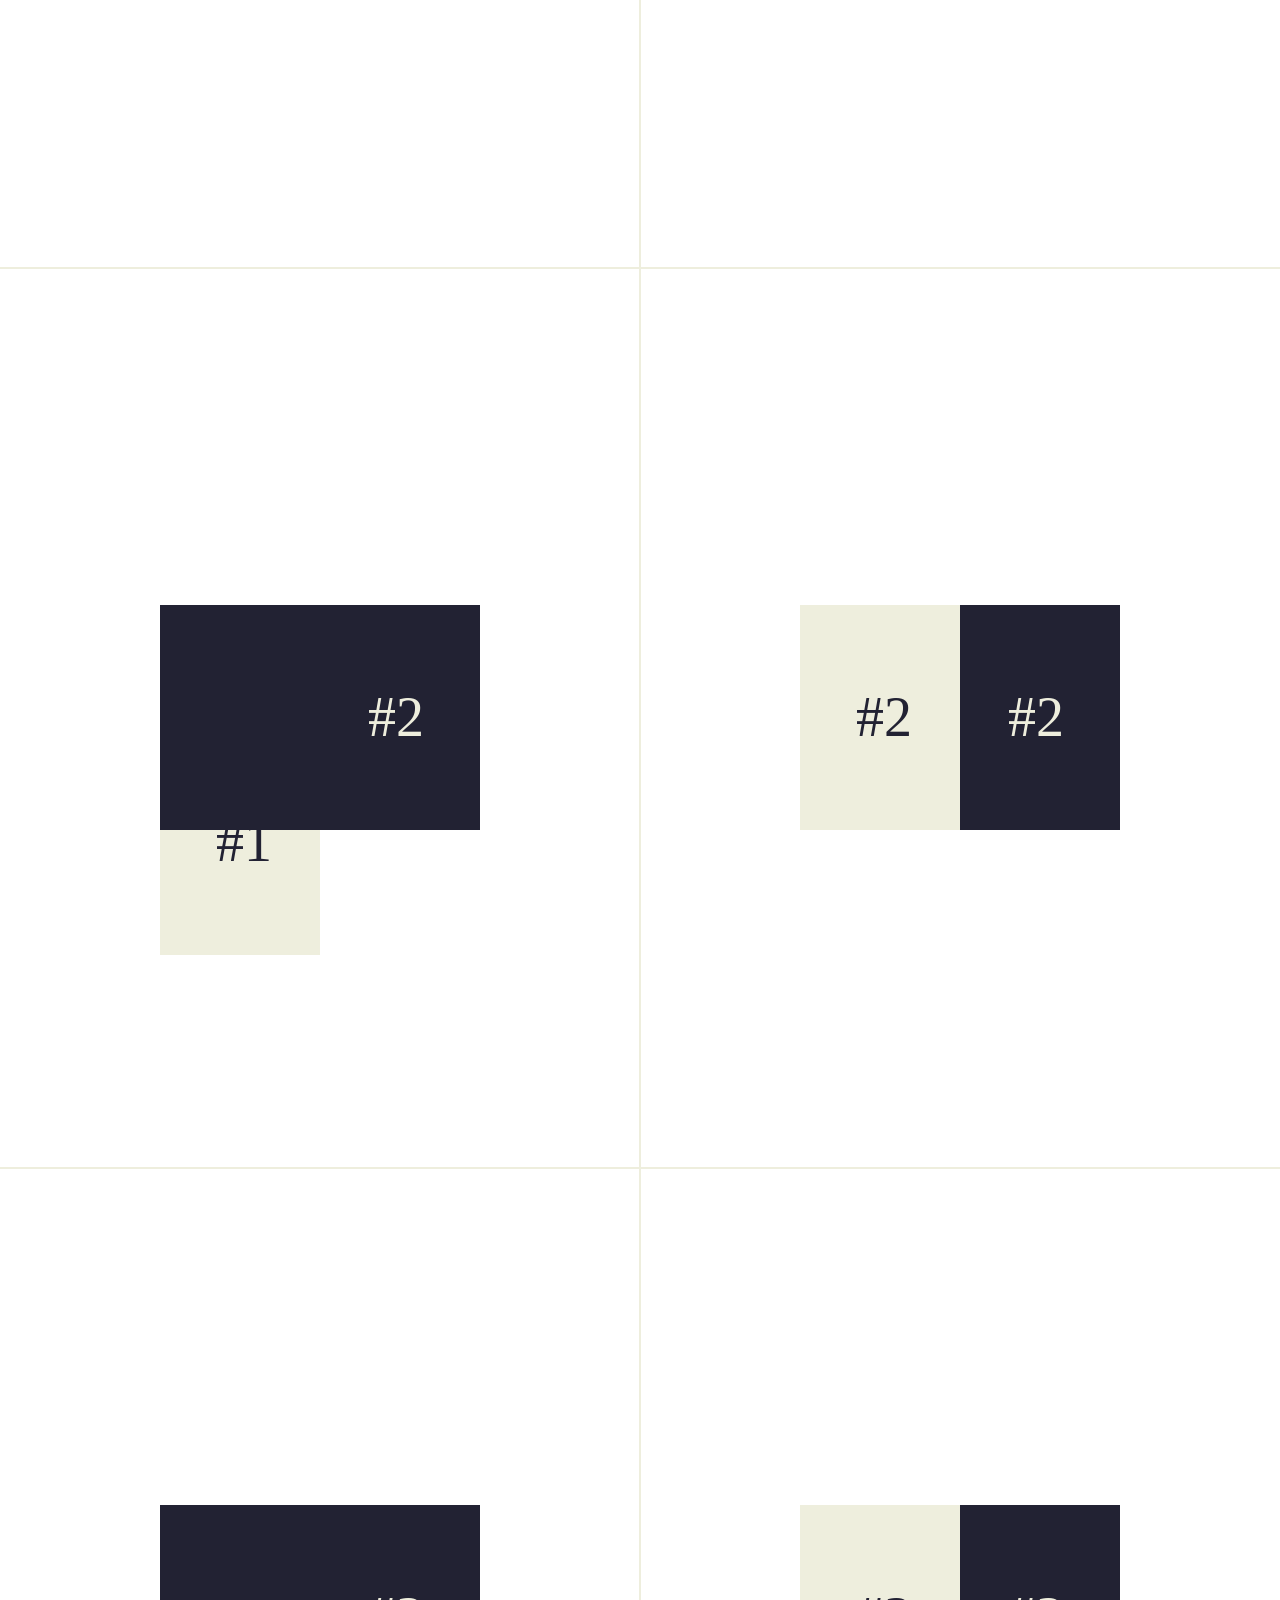
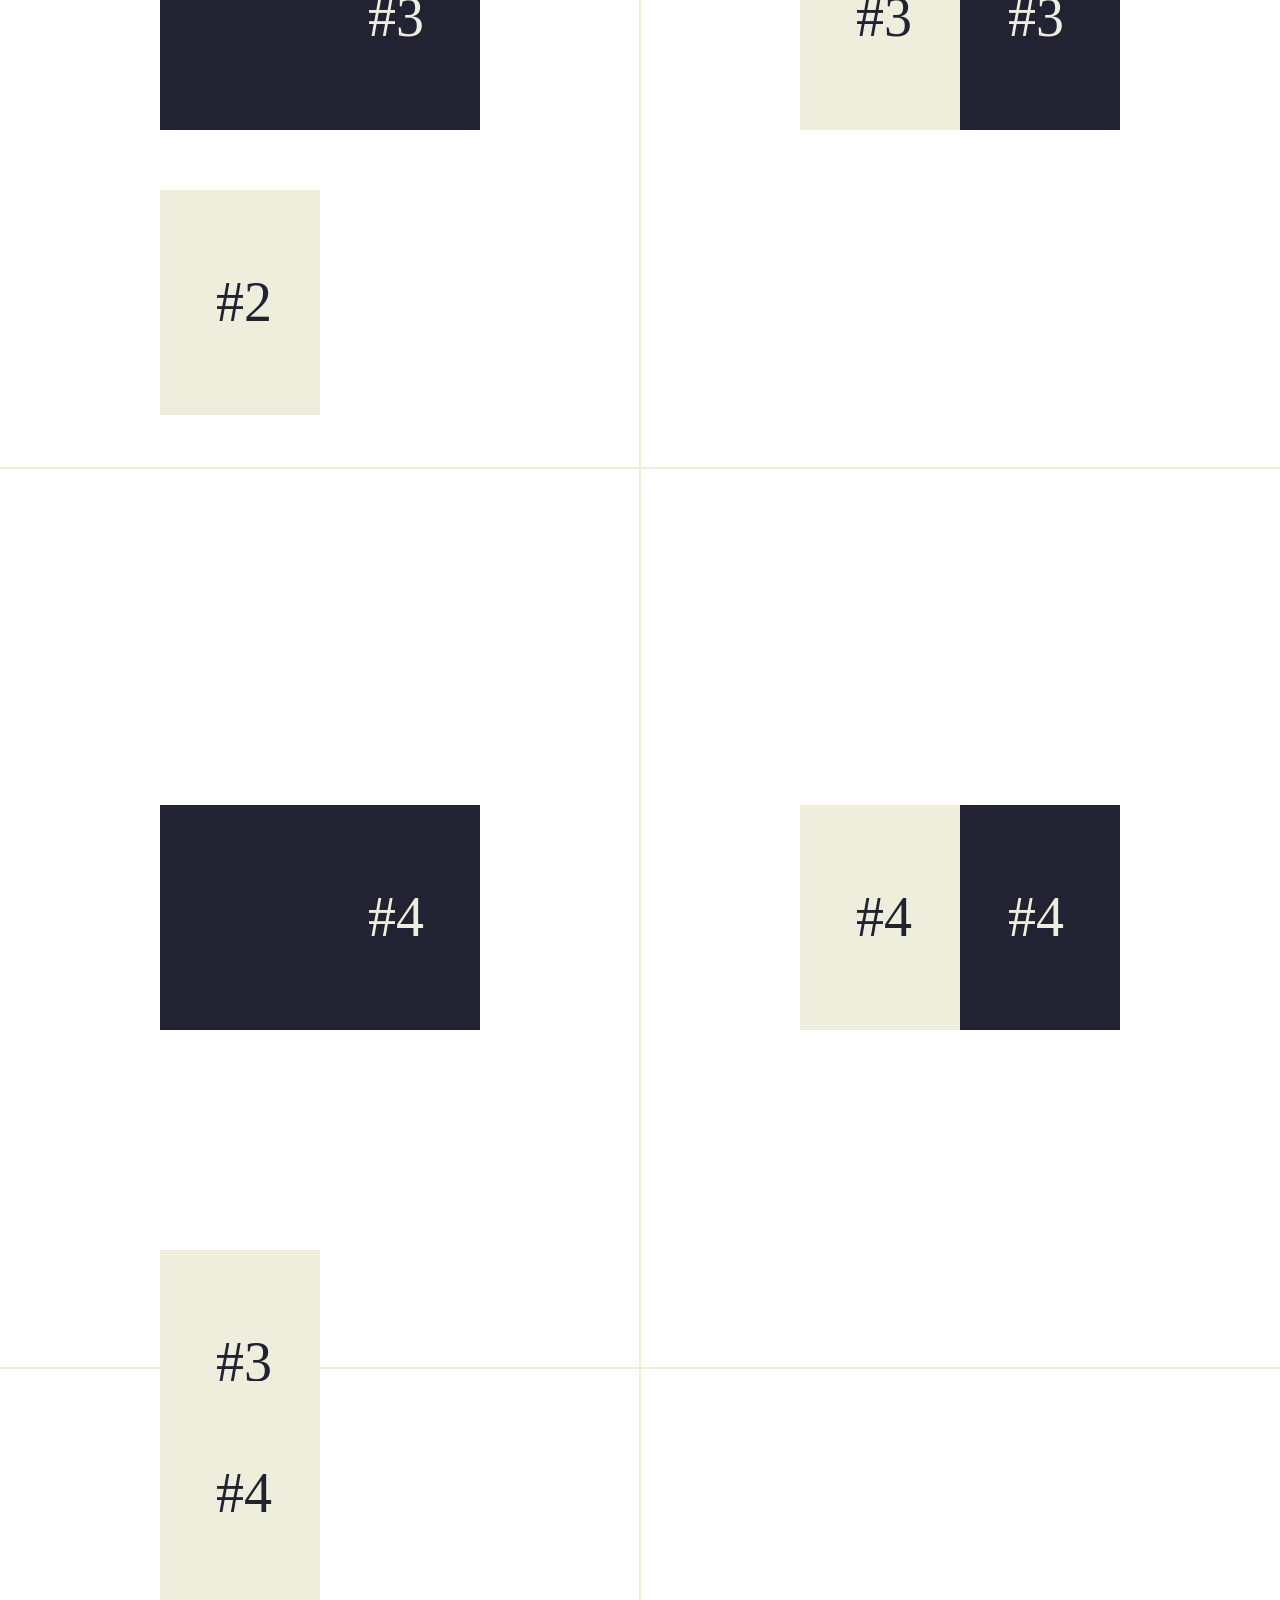
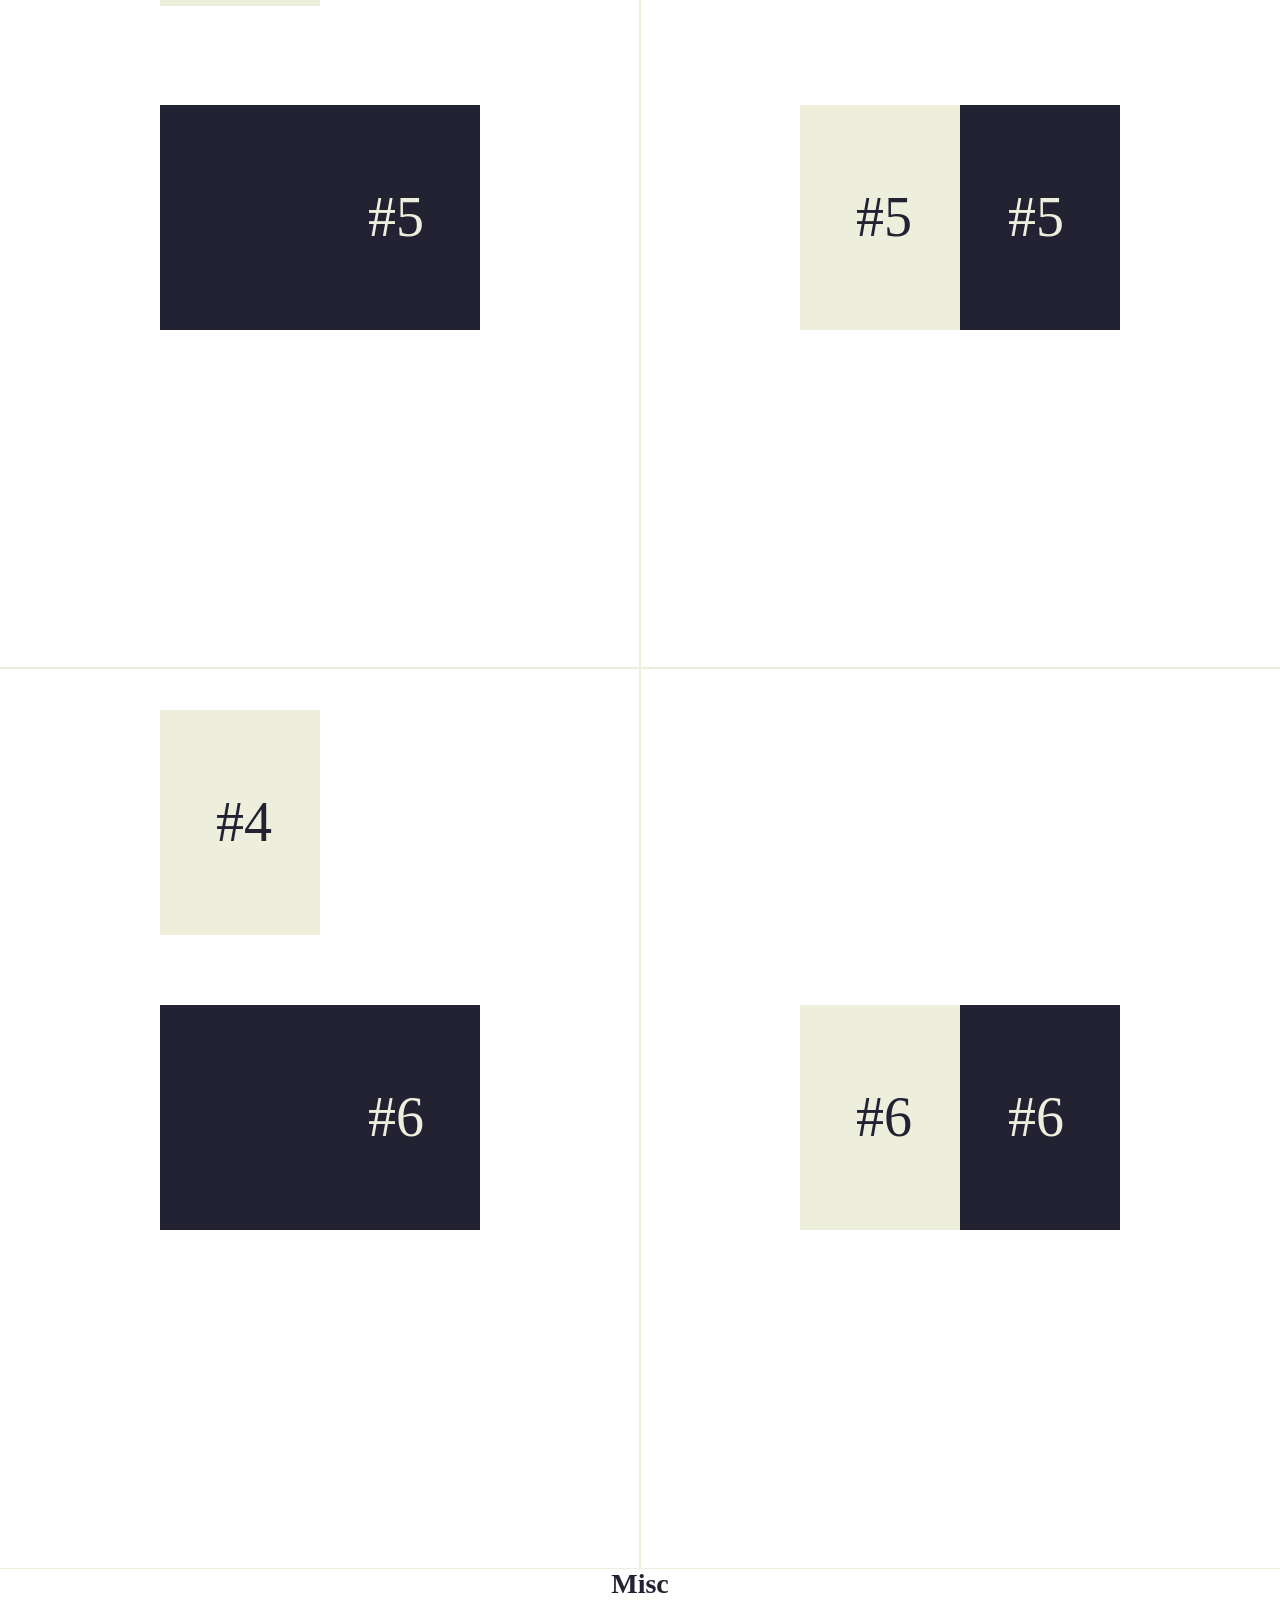
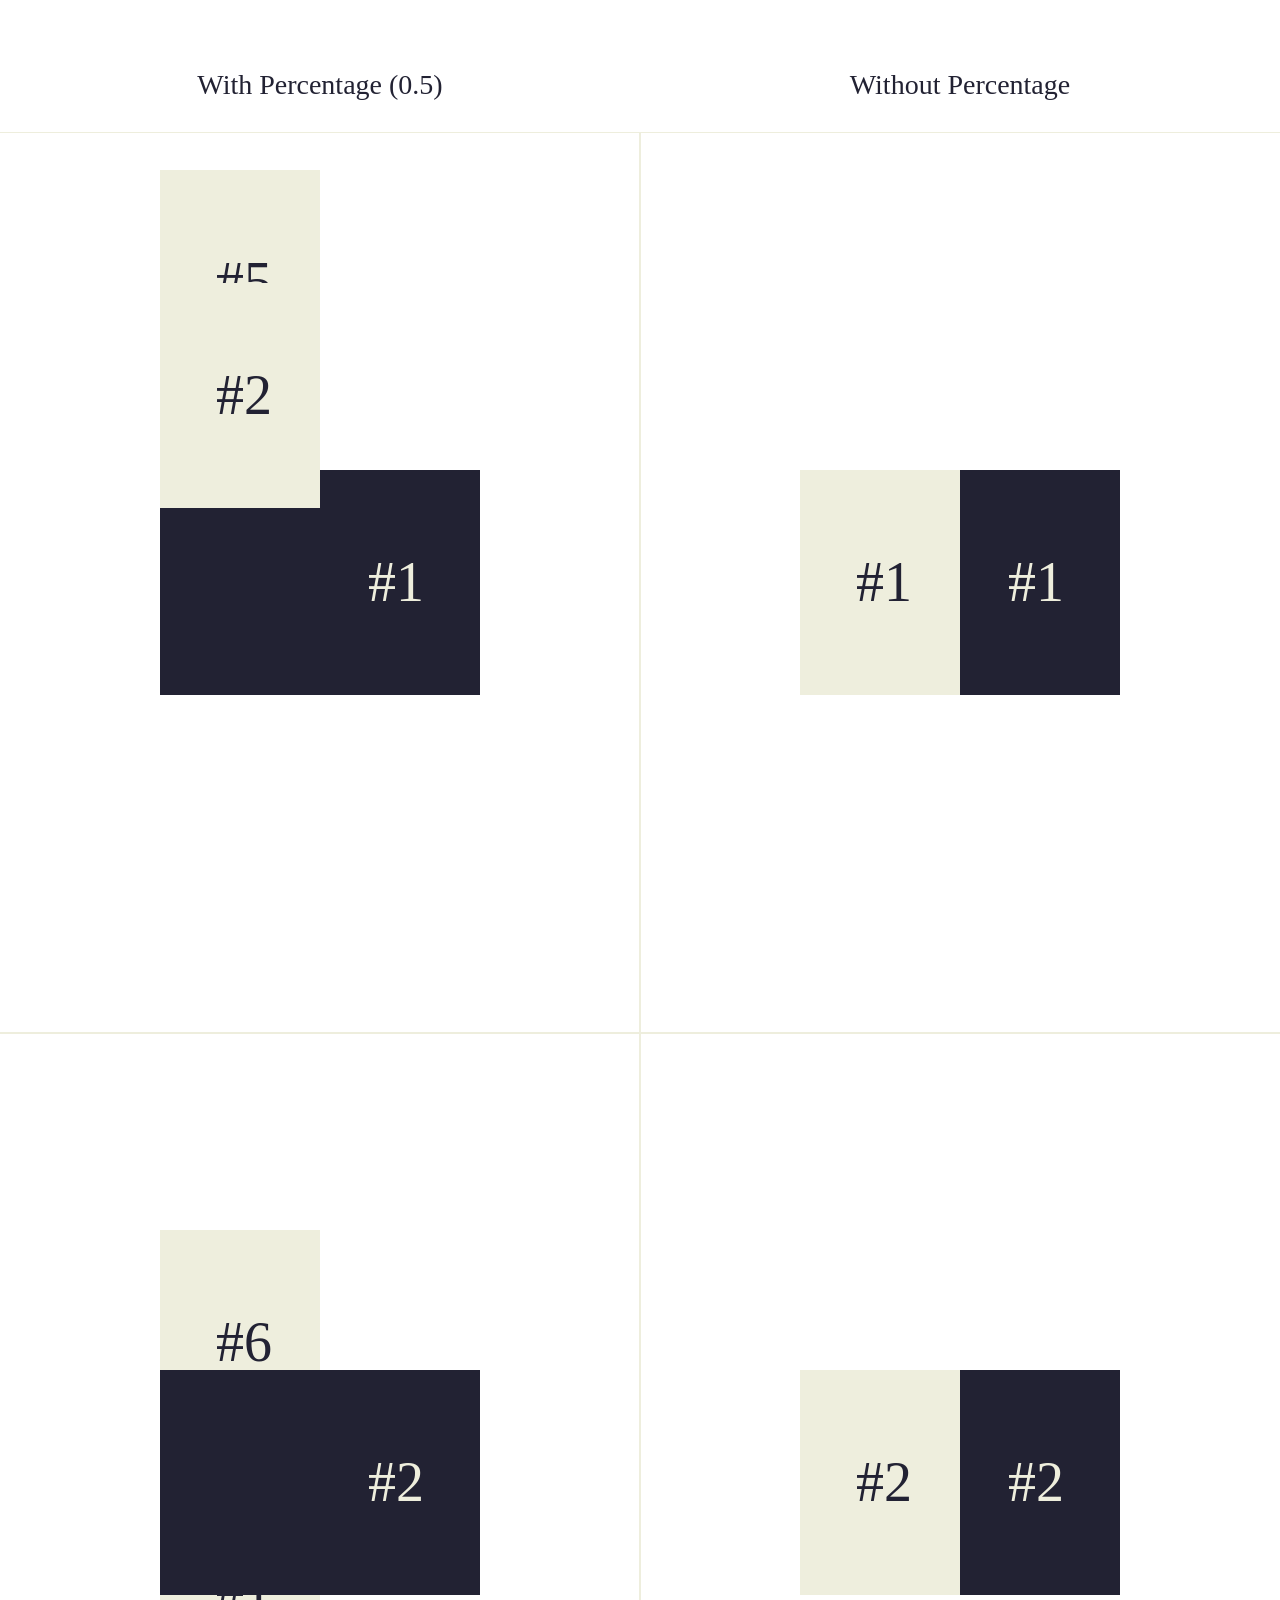
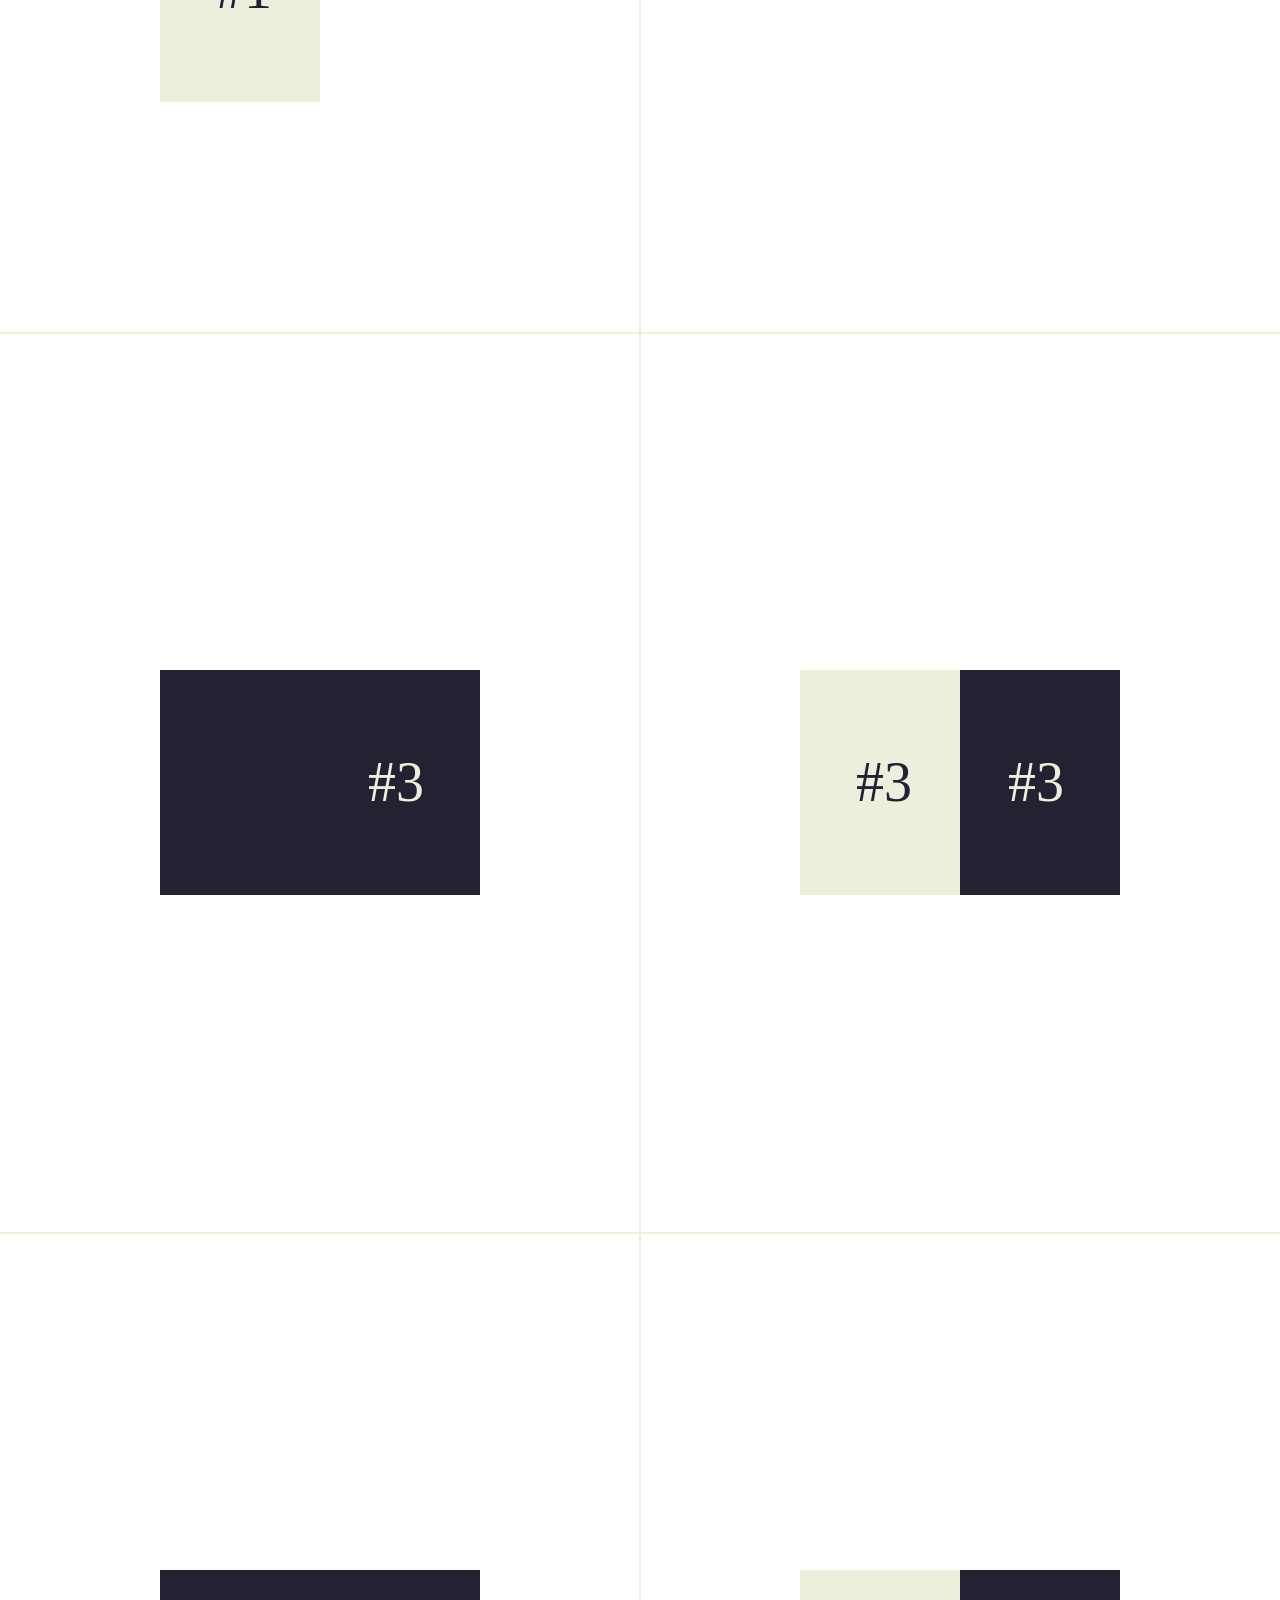
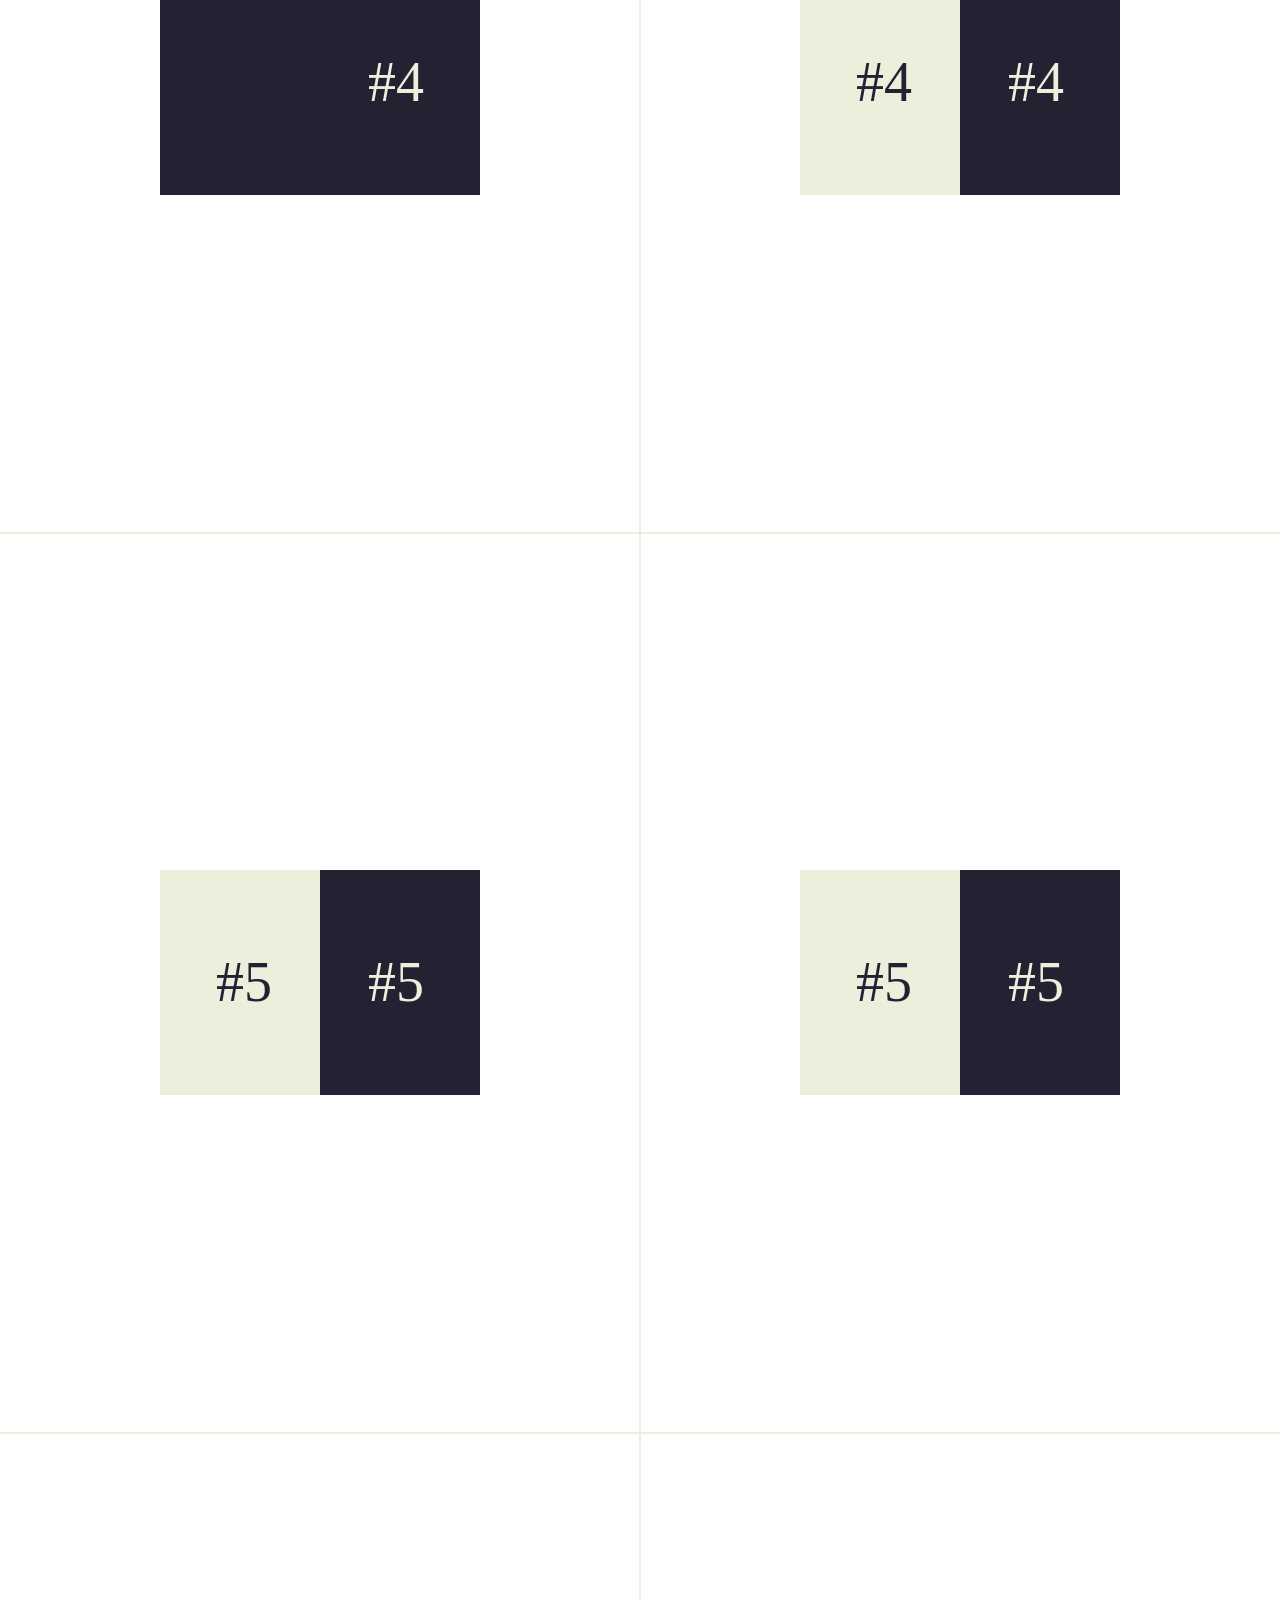
<file: node_modules/rellax/tests/percentage.html>
<!DOCTYPE html>
<html lang="en">
<head>
	<meta charset="UTF-8">
	<meta name="viewport" content="width=device-width, initial-scale=1.0">
	<meta http-equiv="X-UA-Compatible" content="IE=edge">
	<title></title>
	<style>
		html, body{
			color: #223;
			font-size: 21pt;
			margin: 0; padding: 0;
		}
		nav{
			font-size: 21pt;
			line-height: 1.5em;
			position: fixed;
			bottom: 0; left: 0;
		}
		nav a{ color: inherit; }

		.col{
			text-align: center;
			width: 50%;
			float: left;
			box-sizing: border-box;
		}

		h4{ text-align: center;}

		.container{
			outline: 1px solid #eed;
			font-size: 42pt;
			padding: 37.5vh 12.5vw;
		}
		.block{
			background: #223;
			color: #eed;
			line-height: 25vh;
			text-align: right;
			padding: 0 42pt;
			position: relative;
		}
		span{
			background: #eed;
			color: #223;
			line-height: 25vh;
			text-align: left;
			padding: 0 42pt;
			display: block;
			width: 50%;
			position: absolute;
			top: 0; left: 0;
			box-sizing: border-box;
		}
	</style>
</head>
<body>
	<h4>data-rellax-speed = default</h4>
	<section>
		<div class="col">
			<br>With Percentage (0.5) <br><br>
			<div id="21" class="container"><div class="block">#1<span class="rellax" data-rellax-percentage="0.5">#1</span></div></div>
			<div id="22" class="container"><div class="block">#2<span class="rellax" data-rellax-percentage="0.5">#2</span></div></div>
			<div id="23" class="container"><div class="block">#3<span class="rellax" data-rellax-percentage="0.5">#3</span></div></div>
			<div id="24" class="container"><div class="block">#4<span class="rellax" data-rellax-percentage="0.5">#4</span></div></div>
			<div id="25" class="container"><div class="block">#5<span class="rellax" data-rellax-percentage="0.5">#5</span></div></div>
			<div id="26" class="container"><div class="block">#6<span class="rellax" data-rellax-percentage="0.5">#6</span></div></div>
		</div>
		<div class="col">
			<br>Without Percentage <br><br>
			<div id="21" class="container"><div class="block">#1<span class="rellax">#1</span></div></div>
			<div id="22" class="container"><div class="block">#2<span class="rellax">#2</span></div></div>
			<div id="23" class="container"><div class="block">#3<span class="rellax">#3</span></div></div>
			<div id="24" class="container"><div class="block">#4<span class="rellax">#4</span></div></div>
			<div id="25" class="container"><div class="block">#5<span class="rellax">#5</span></div></div>
			<div id="26" class="container"><div class="block">#6<span class="rellax">#6</span></div></div>
		</div>
	</section>

	<!-- /// -->
	<h4>data-rellax-speed = 2</h4>
	<section>
		<div class="col">
			<br>With Percentage (0.5) <br><br>
			<div class="container"><div class="block">#1<span class="rellax" data-rellax-speed="2" data-rellax-percentage="0.5">#1</span></div></div>
			<div class="container"><div class="block">#2<span class="rellax" data-rellax-speed="2" data-rellax-percentage="0.5">#2</span></div></div>
			<div class="container"><div class="block">#3<span class="rellax" data-rellax-speed="2" data-rellax-percentage="0.5">#3</span></div></div>
			<div class="container"><div class="block">#4<span class="rellax" data-rellax-speed="2" data-rellax-percentage="0.5">#4</span></div></div>
			<div class="container"><div class="block">#5<span class="rellax" data-rellax-speed="2" data-rellax-percentage="0.5">#5</span></div></div>
			<div class="container"><div class="block">#6<span class="rellax" data-rellax-speed="2" data-rellax-percentage="0.5">#6</span></div></div>
		</div>
		<div class="col">
			<br>Without Percentage <br><br>
			<div class="container"><div class="block">#1<span class="rellax" data-rellax-speed="2">#1</span></div></div>
			<div class="container"><div class="block">#2<span class="rellax" data-rellax-speed="2">#2</span></div></div>
			<div class="container"><div class="block">#3<span class="rellax" data-rellax-speed="2">#3</span></div></div>
			<div class="container"><div class="block">#4<span class="rellax" data-rellax-speed="2">#4</span></div></div>
			<div class="container"><div class="block">#5<span class="rellax" data-rellax-speed="2">#5</span></div></div>
			<div class="container"><div class="block">#6<span class="rellax" data-rellax-speed="2">#6</span></div></div>
		</div>
	</section>

	<!-- /// -->
	<h4>Misc</h4>
	<section>
		<div class="col">
			<br>With Percentage (0.5) <br><br>
			<div class="container"><div class="block">#1<span class="rellax" data-rellax-speed="1" data-rellax-percentage="0.5">#1</span></div></div>
			<div class="container"><div class="block">#2<span class="rellax" data-rellax-speed="-1" data-rellax-percentage="0.5">#2</span></div></div>
			<div class="container"><div class="block">#3<span class="rellax" data-rellax-speed="4" data-rellax-percentage="0.5">#3</span></div></div>
			<div class="container"><div class="block">#4<span class="rellax" data-rellax-speed="-4" data-rellax-percentage="0.5">#4</span></div></div>
			<div class="container"><div class="block">#5<span class="rellax" data-rellax-speed="0" data-rellax-percentage="0.5">#5</span></div></div>
			<div class="container"><div class="block">#6<span class="rellax" data-rellax-speed="-10" data-rellax-percentage="0.5">#6</span></div></div>
		</div>
		<div class="col">
			<br>Without Percentage <br><br>
			<div class="container"><div class="block">#1<span class="rellax" data-rellax-speed="1">#1</span></div></div>
			<div class="container"><div class="block">#2<span class="rellax" data-rellax-speed="-1">#2</span></div></div>
			<div class="container"><div class="block">#3<span class="rellax" data-rellax-speed="0">#3</span></div></div>
			<div class="container"><div class="block">#4<span class="rellax" data-rellax-speed="0">#4</span></div></div>
			<div class="container"><div class="block">#5<span class="rellax" data-rellax-speed="0">#5</span></div></div>
			<div class="container"><div class="block">#6<span class="rellax" data-rellax-speed="0">#6</span></div></div>
		</div>
	</section>

	<!-- Scripts -->
	<script src="../rellax.js"></script>
	<script>
		var rellax = new Rellax();
	</script>
</body>
</html>
</file>
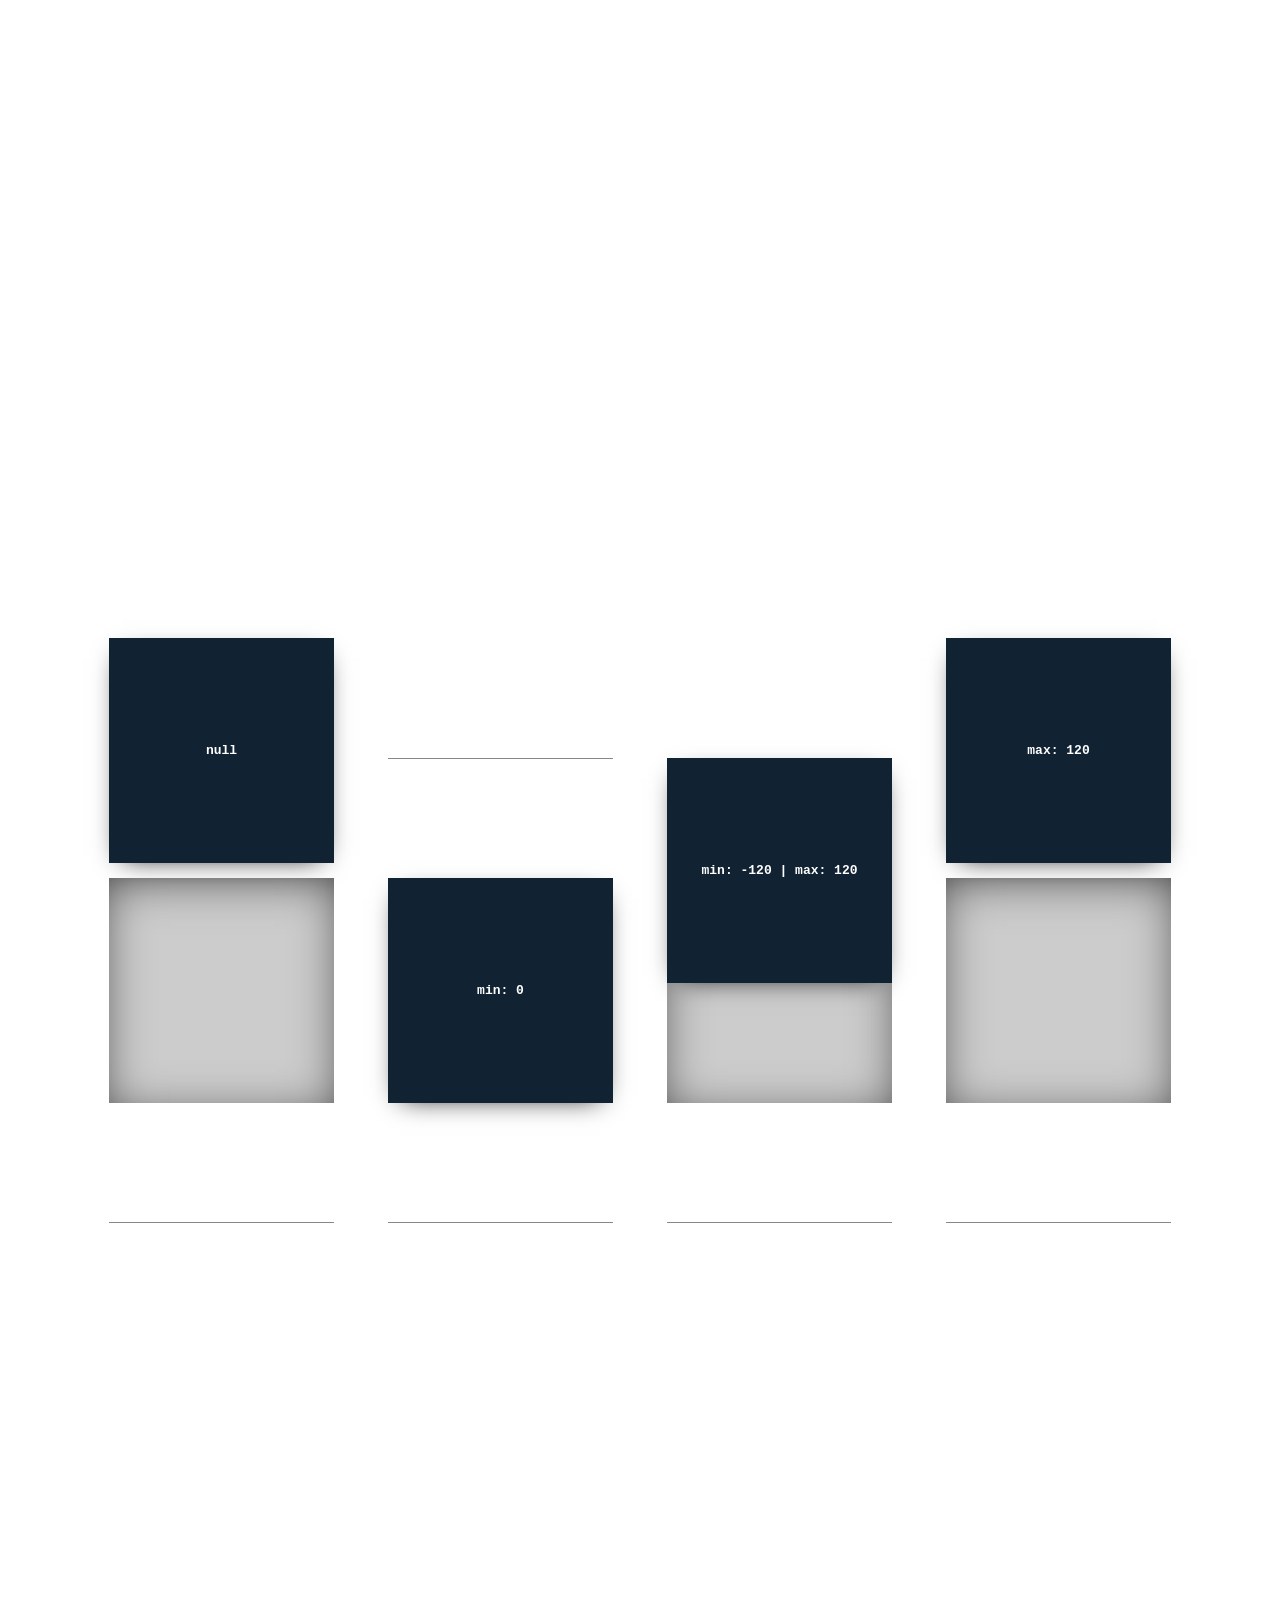
<file: node_modules/rellax/tests/range.html>
<!DOCTYPE html>
<html lang="en">
<head>
	<meta charset="UTF-8">
	<meta name="viewport" content="width=device-width, initial-scale=1.0">
	<meta http-equiv="X-UA-Compatible" content="IE=edge">
	<title></title>

	<style>
		html, body {
			margin: 0; padding: 0;
			font-family: monospace;
			font-weight: bold;
		}

		.flex {
			display: flex;
			justify-content: center;
			align-items: center;
			height: 100vh; width: 100%;
			padding: 60vh 0;
		}

		.rellax-container {
			height: 25vmin; width: 25vmin;
			position: relative;
			background: #ccc;
			margin: 0 3vmin;
			box-shadow: inset 0 .5rem 4rem -1rem rgba(0,0,0,.8),
						0 -119px 0 #fff,
						0 -120px 0 #888,
						0 119px 0 #fff,
						0 120px 0 #888;
		}

		.rellax {
			background: #123;
			color: #fff;
			position: absolute;
			top: 0; left: 0;
			height: 100%; width: 100%;
			display: flex;
			justify-content: center;
			align-items: center;
			box-shadow: 0 .5rem 2rem -1rem rgba(0,0,0,1);
			will-change: transform;
		}
	</style>

</head>
<body>

	<div class="flex">
		<div class="rellax-container">
			<div class="rellax" data-rellax-speed="-5"> null </div>
		</div>
		<div class="rellax-container">
			<div class="rellax" data-rellax-speed="-5" data-rellax-min="0">min: 0</div>
		</div>
		<div class="rellax-container">
			<div class="rellax" data-rellax-speed="-5" data-rellax-min="-120" data-rellax-max="120">min: -120 | max: 120</div>
		</div>
		<div class="rellax-container">
			<div class="rellax" data-rellax-speed="-5" data-rellax-max="120">max: 120</div>
		</div>
	</div>

	<!-- Scripts -->
	<script src="../rellax.js"></script>
	<script>
		var rellax = new Rellax('.rellax', {center: true});
	</script>
</body>
</html>
</file>
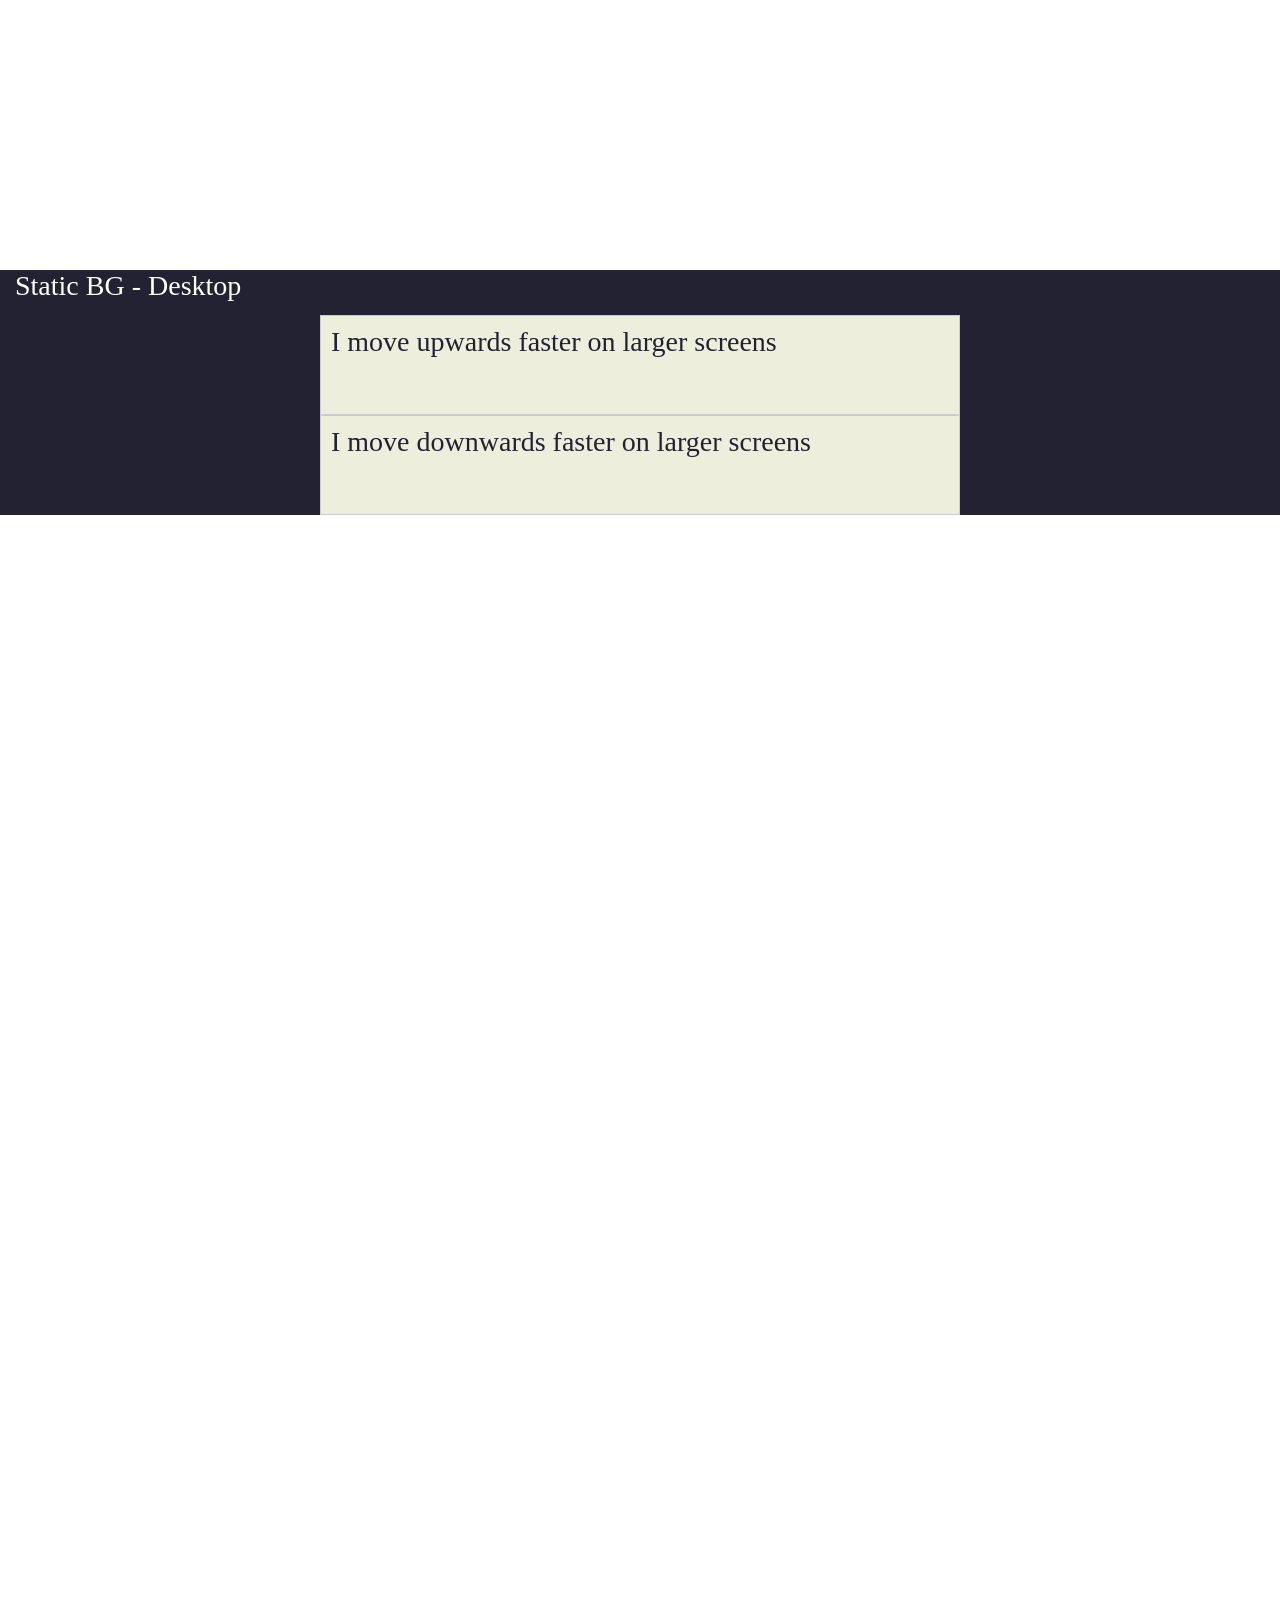
<file: node_modules/rellax/tests/responsive-speeds.html>
<html lang="en">
  <head>
    <meta charset="UTF-8" />
    <meta name="viewport" content="width=device-width, initial-scale=1.0" />
    <meta http-equiv="X-UA-Compatible" content="IE=edge" />
    <title>Responsive Speeds</title>
    <style>
      html,
      body {
        color: #223;
        font-size: 21pt;
        margin: 0;
        padding: 0;
      }

      section {
        margin-top: 30vh;
        width: 100vw;
        height: 200vh;
        -webkit-box-flex: 1; /* OLD - iOS 6-, Safari 3.1-6 */
        -webkit-flex: 1; /* Safari 6.1+. iOS 7.1+, BB10 */
        -ms-flex: 1; /* IE 10 */
        flex: 1; /* NEW, Spec - Firefox, Chrome */
      }

      h4 {
        text-align: center;
      }

      .block {
        background: #223;
        position: relative;
        padding-top: 45px;
        width: 100%;
      }

      .block::before {
        content: "Static BG - Mobile";
        color: #fff;
        position: absolute;
        margin-left: 15px;
        top: 0;
      }

      @media screen and (min-width: 768px) {
        .block::before {
          content: "Static BG - Tablet";
        }
      }

      @media screen and (min-width: 1201px) {
        .block::before {
          content: "Static BG - Desktop";
        }
      }

      span {
        background: #eed;
        color: #223;
        text-align: left;
        padding: 10px;
        display: block;
        width: 50%;
        margin-left: 25%;
        min-height: 100px;
        box-sizing: border-box;
        border: 1px solid #ccc;
      }
    </style>
  </head>
  <body>
    <section>
      <div class="block">
        <span
          class="rellax"
          data-rellax-speed="-2"
          data-rellax-xs-speed="1"
          data-rellax-mobile-speed="3"
          data-rellax-tablet-speed="7"
          data-rellax-desktop-speed="10"
          >I move upwards faster on larger screens</span
        >
        <span
          class="rellax"
          data-rellax-speed="-2"
          data-rellax-xs-speed="-1"
          data-rellax-mobile-speed="-3"
          data-rellax-tablet-speed="-7"
          data-rellax-desktop-speed="-10"
          >I move downwards faster on larger screens</span
        >
      </div>
    </section>

    <!-- Scripts -->
    <script src="../rellax.js"></script>
    <script>
      var rellax = new Rellax(".rellax", {
        breakpoints: [200, 400, 600]
      });
    </script>
  </body>
</html>
</file>
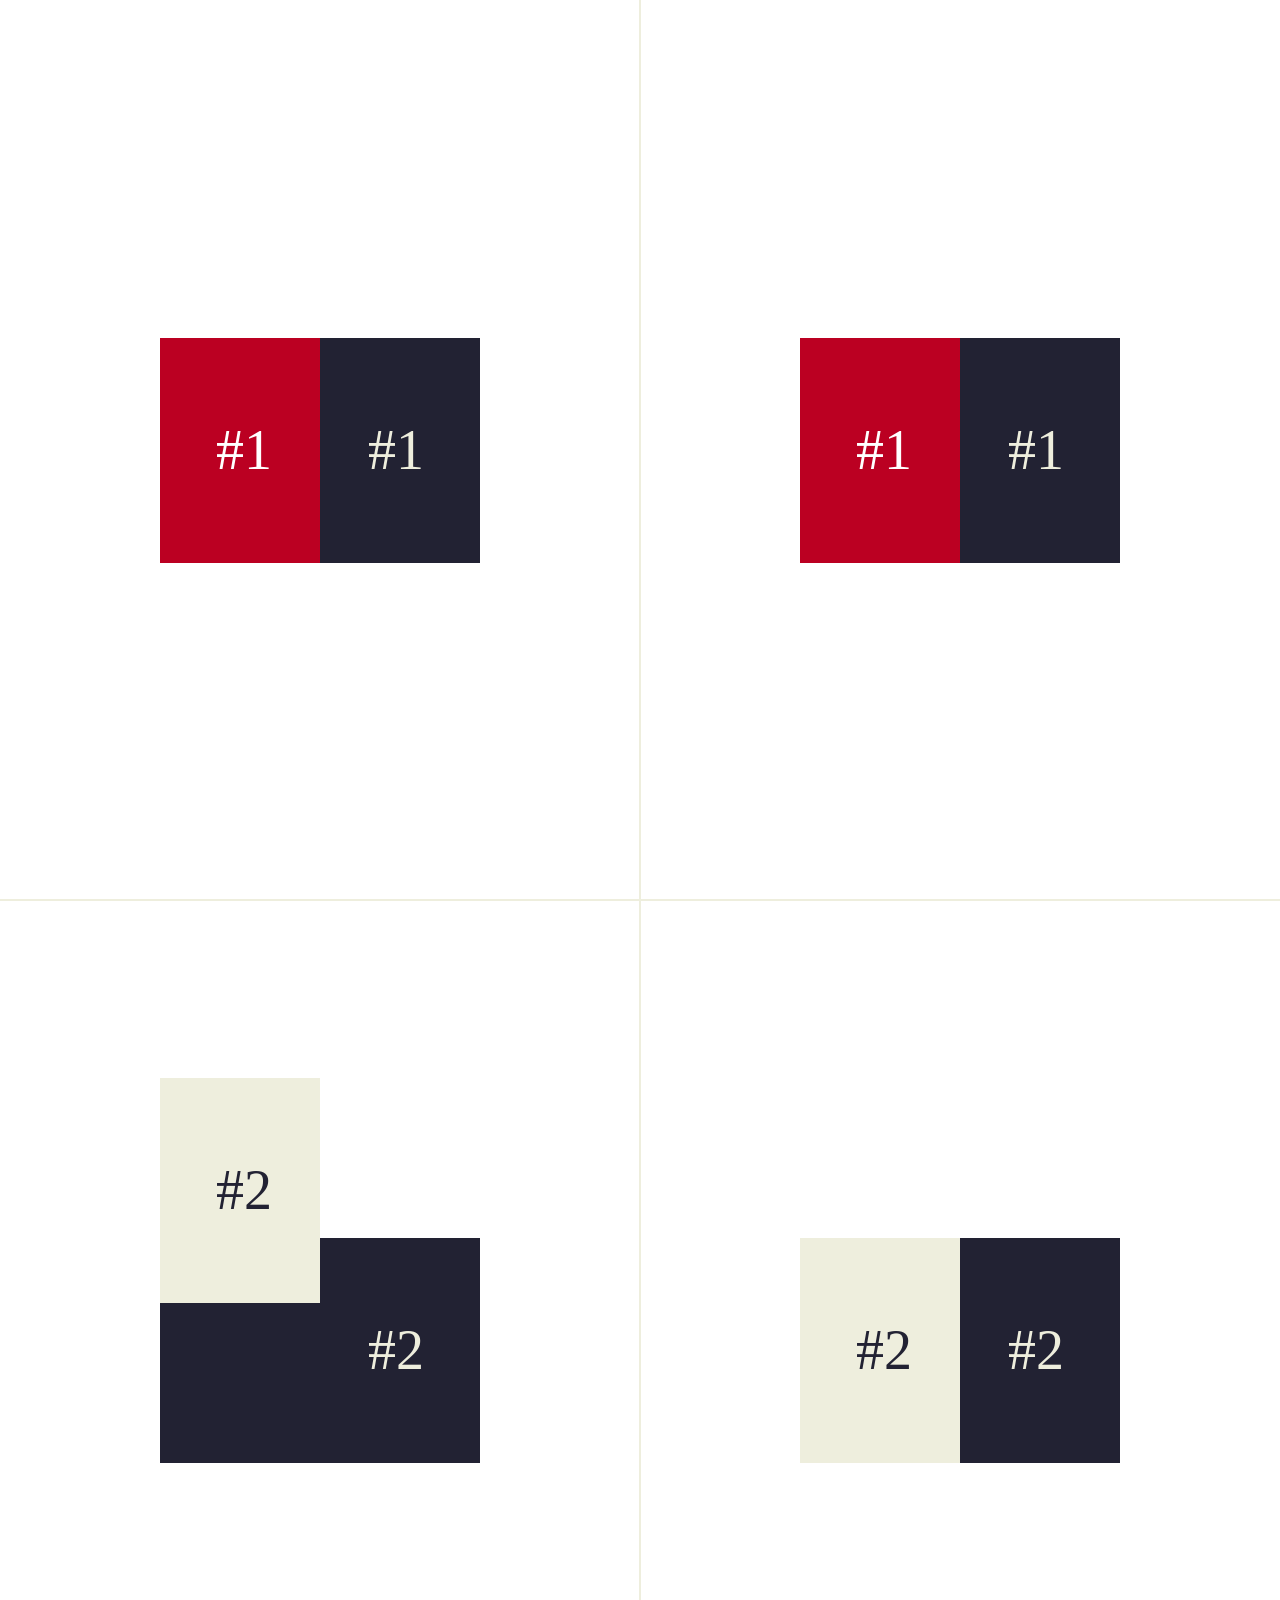
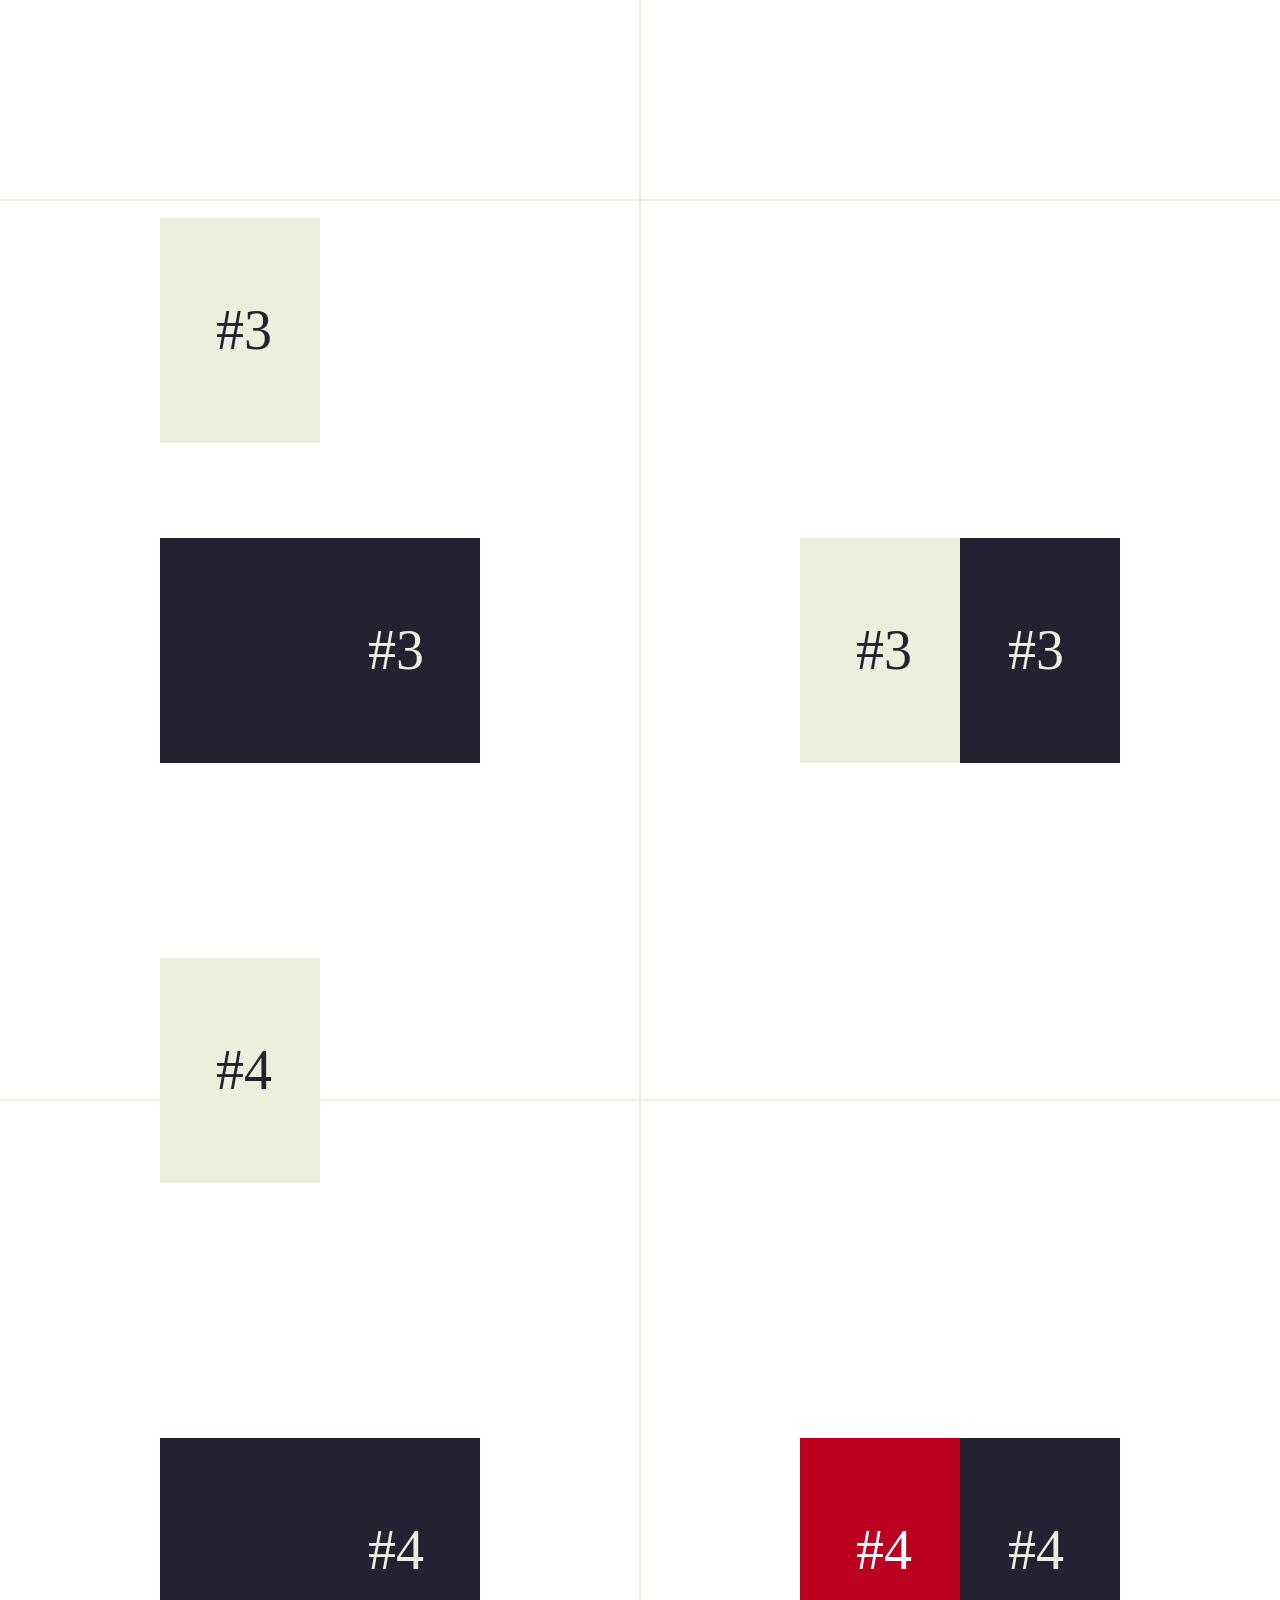
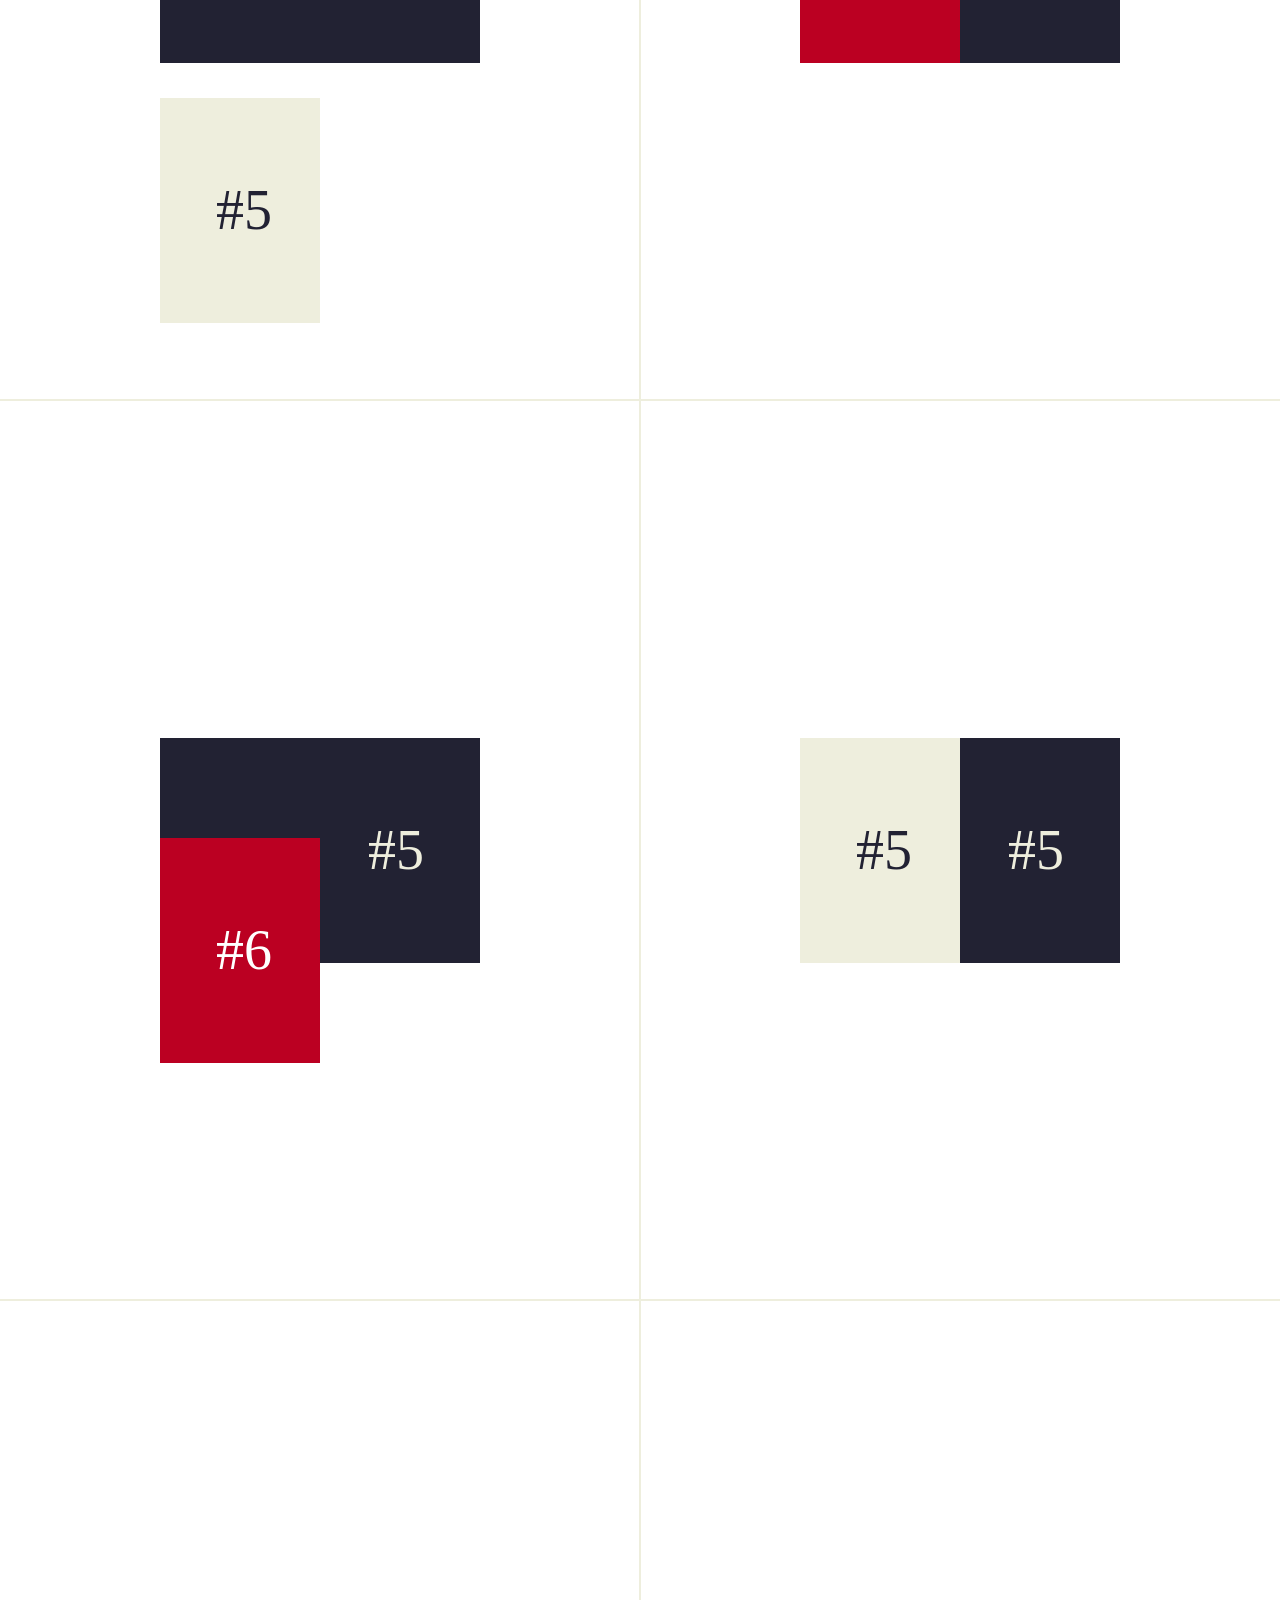
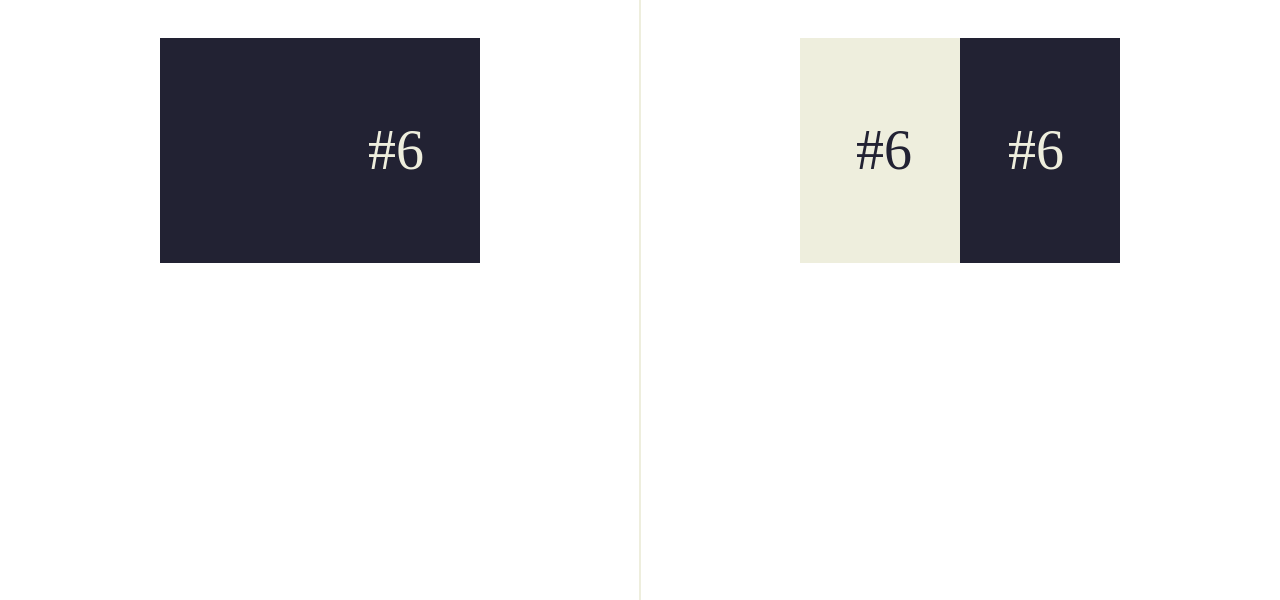
<file: node_modules/rellax/tests/style.html>
<!DOCTYPE html>
<html lang="en">
<head>
	<meta charset="UTF-8">
	<meta name="viewport" content="width=device-width, initial-scale=1.0">
	<meta http-equiv="X-UA-Compatible" content="IE=edge">
	<title></title>
	<style>
		html, body{
			color: #223;
			font-size: 21pt;
			margin: 0; padding: 0;
		}
		nav{
			font-size: 21pt;
			line-height: 1.5em;
			position: fixed;
			bottom: 0; left: 0;
		}
		nav a{ color: inherit; }

		.col{
			text-align: center;
			width: 50%;
			float: left;
			box-sizing: border-box;
		}

		h4{ text-align: center;}

		.container{
			outline: 1px solid #eed;
			font-size: 42pt;
			padding: 37.5vh 12.5vw;
		}
		.block{
			background: #223;
			color: #eed;
			line-height: 25vh;
			text-align: right;
			padding: 0 42pt;
			position: relative;
		}
		span{
			background: #eed;
			color: #223;
			line-height: 25vh;
			text-align: left;
			padding: 0 42pt;
			display: block;
			width: 50%;
			position: absolute;
			top: 0; left: 0;
			box-sizing: border-box;
		}
	</style>
</head>
<body>
	<section>
		<div class="col">
<div id="21" class="container"><div class="block">#1<span class="rellax" data-rellax-percentage="0.5" style="background:#b02; color:#fff;">#1</span></div></div>
<div id="22" class="container"><div class="block">#2<span class="rellax" data-rellax-percentage="0.5">#2</span></div></div>
<div id="23" class="container"><div class="block">#3<span class="rellax" data-rellax-percentage="0.5">#3</span></div></div>
<div id="24" class="container"><div class="block">#4<span class="rellax" data-rellax-percentage="0.5">#4</span></div></div>
<div id="25" class="container"><div class="block">#5<span class="rellax" data-rellax-percentage="0.5">#5</span></div></div>
<div id="26" class="container"><div class="block">#6<span class="rellax" data-rellax-percentage="0.5" style="background:#b02; color:#fff;">#6</span></div></div>
		</div>
		<div class="col">
			<div id="21" class="container"><div class="block">#1<span class="rellax" style="background:#b02; color:#fff;">#1</span></div></div>
			<div id="22" class="container"><div class="block">#2<span class="rellax">#2</span></div></div>
			<div id="23" class="container"><div class="block">#3<span class="rellax">#3</span></div></div>
			<div id="24" class="container"><div class="block">#4<span class="rellax" style="background:#b02; color:#fff;">#4</span></div></div>
			<div id="25" class="container"><div class="block">#5<span class="rellax">#5</span></div></div>
			<div id="26" class="container"><div class="block">#6<span class="rellax">#6</span></div></div>
		</div>
	</section>

	<!-- Scripts -->
	<script src="../rellax.js"></script>
	<script>
		var rellax = new Rellax();
	</script>
</body>
</html>
</file>
<file: node_modules/rellax/css/main.css>
html, body {
  margin: 0;
  padding: 0;
  font-family: 'Source Sans Pro', sans-serif;
  text-rendering: optimizeLegibility;
  color: #222;
  overflow-x: hidden;
}
h4 {
  font-size: 22px;
  margin-bottom: 28px;
}
p {
  font-size: 22px;
}
a,
a:hover,
a:active,
a:visited {
  text-decoration: none;
  color: #5000F1;
}

header h2 {
  font-size: 15px;
  font-weight: 900;
  letter-spacing: 0.15em;
  margin-top: 70px;
}
header a h2 {
  color: #222;
}
header a h2 span {
  transition: all 400ms cubic-bezier(0.68, -0.1, 0.265, 1.55);
}
header a:hover h2 span {
  color: #fff;
  margin-left: 10px;
}
header .white-block {
  margin-top: 20px;
  width: 46px;
  height: 6px;
  background: #fff;
}

header .title {
  margin-top: 80px;
}
header h1 {
  font-size: 96px;
  font-weight: 900;
  letter-spacing: 0.12em;
  margin: 0;
  margin-left: -6px;
}
header h1 span {
  display: inline-block;
  font-size: 20px;
  margin-top: 18px;
  vertical-align: top;
  letter-spacing: 0;
}
header .title a {
  display: inline-block;
  margin-top: 6px;
  margin-right: -70px;
  background: #222;
  padding: 26px 80px;
  color: #fff;
  border-radius: 12px;
  font-size: 26px;
  letter-spacing: 0.2em;
  transition: all 300ms cubic-bezier(0.68, -0.1, 0.265, 1.55);
}
header .title a:hover {
  margin-top: 12px;
  margin-right: -80px;
  padding: 20px 90px;
}
header h3 {
  font-size: 21px;
}


/*----------------------------------
  Background Grid
------------------------------------*/


.grid {
  position: fixed;
  width: 100%;
}
.grid-line {
  height: 100vh;
  border-left: 1px solid #ccc;
}




.fixed-top {
  position: absolute;
  width: 600px;
  height: 600px;
  background: #00F1C9;
  border-radius: 12px;
  z-index: -1;
  margin-top: -220px;
  margin-left: 100px;
}


/*----------------------------------
  Main
------------------------------------*/

main,
.main {
  overflow: hidden;
}

.section {
  position: relative;
}
section.san-francisco {
  margin-top: 100px;
}


.absolute {
  position: absolute;
  width: 100%;
  height: auto;
  margin-top: 100px;
}
.absolute.above {
  z-index: 2;
}
.absolute h2 {
  font-size: 140px;
  font-weight: 900;
  letter-spacing: -0.04em;
  color: #F0F0F0;
  z-index: -1;
}
.lg-green {
  width: 160px;
  height: 160px;
  background: #00F1C9;
  border-radius: 12px;
  margin-left: -80px;
  margin-top: 200px;
}
.sm-green {
  width: 60px;
  height: 60px;
  background: #00F1C9;
  border-radius: 12px;
  margin-left: -30px;
  margin-top: 400px;
}
.sm-purple {
  width: 60px;
  height: 60px;
  background: #5000F1;
  border-radius: 12px;
  margin-left: -30px;
  margin-top: 400px;
}
.xs-green {
  width: 60px;
  height: 60px;
  background: #00F1C9;
  border-radius: 12px;
  margin-left: -30px;
  margin-top: 400px;
}
.md-green {
  width: 120px;
  height: 120px;
  background: #00F1C9;
  border-radius: 12px;
  margin-left: -60px;
  margin-top: 10px;
}
.lg-purple {
  width: 80px;
  height: 80px;
  background: #5000F1;
  border-radius: 12px;
  margin-left: 57px;
  margin-top: 60px;
}





.date {
  margin-top: 400px;
  font-size: 48px;
  font-weight: 600;
  color: #5000F1;
}
.temp {
  margin-top: 200px;
  font-size: 280px;
  font-weight: 900;
  letter-spacing: -0.07em;
  color: #5000F1;
}







.text-editor {
  background: #222;
  padding: 60px 50px;
  border-radius: 12px;
  margin-left: 15px;
}
code {
  text-align: left;
  padding: 0;
  font-size: 22px;
  background: none;
  border-radius: 0;
  color: #00F1C9;
}



.md-facebook {
  width: 60px;
  height: 60px;
  background: #5000F1;
  border-radius: 12px;
  margin-left: 68px;
  margin-top: 600px;
}
.md-twitter {
  width: 120px;
  height: 120px;
  background: #00F1C9;
  border-radius: 12px;
  margin-left: -60px;
  margin-top: 60px;
}
.md-dixonandmoe {
  width: 120px;
  height: 120px;
  background: #5000F1;
  border-radius: 12px;
  margin-left: -60px;
  margin-top: 760px;
}
.bt-green {
  width: 60px;
  height: 60px;
  background: #00F1C9;
  border-radius: 12px;
  margin-left: -30px;
  margin-top: 700px;
}
.bt-purple {
  width: 80px;
  height: 80px;
  background: #5000F1;
  border-radius: 12px;
  margin-left: 57px;
  margin-top: 600px;
}

.share {
  position: relative;
  top: -240px;
}
.share a {
  font-size: 34px;
}
.share a span {
  transition: all 400ms cubic-bezier(0.68, -0.1, 0.265, 1.55);
}
.share a:hover span {
  margin-left: 10px;
}

a.dam,
a.dam:hover,
a.dam:active,
a.dam:visited {
  color: #222;
}

span.purple {
  color: #5000F1;
}
span.green {
  color: #A0F100;
}
span.white {
  color: #fff;
}


@-webkit-keyframes fuzz /* Safari and Chrome */ {
  0% {
    opacity: 0;
  }
  40% {
    opacity: 0;
  }
  100% {
    /*-webkit-transform: scaleY(1);*/
    opacity: 1;
  }
}

@-webkit-keyframes fuzz2 /* Safari and Chrome */ {
  0% {
    opacity: 0;
  }
  48% {
    opacity: 0;
  }
  100% {
    opacity: 1;
  }
}

@-webkit-keyframes fuzz3 /* Safari and Chrome */ {
  0% {
    opacity: 0;
  }
  54% {
    opacity: 0;
  }
  100% {
    opacity: 1;
  }
}





@-webkit-keyframes stretch /* Safari and Chrome */ {
  0% {
    -webkit-transform: scaleX(0);
    opacity: 0;
  }
  50% {
    -webkit-transform: scaleX(0);
    opacity: 1;
  }
  60% {
    -webkit-transform: scaleX(0);
  }
  100% {
    -webkit-transform: scaleX(1);
  }
}

@-webkit-keyframes fadeInUp {
  0% {
    opacity: 0;
    -webkit-transform: translate3d(0, 20px, 0);
  }
  30% {
    opacity: 0;
  }

  100% {
    opacity: 1;
  }
}







/*----------------------------------
  Medium devices: iPad vertical
------------------------------------*/

@media (max-width: 991px) {


}



/*----------------------------------
  Small devices: iPhone 6+ and below
------------------------------------*/

@media (max-width: 767px) {


}


/*----------------------------------
  iPhone 6 & 6+ specific text bump
------------------------------------*/

@media (max-width: 991px) and (max-height: 736px) and (min-height: 481px) {


}
</file>
<file: node_modules/aos/demo/css/styles.css>
body {
  font-family: Helvetica,Tahoma;
}

*,
*:before,
*:after {
  box-sizing: border-box;
}

.aos-all {
  width: 1000px;
  max-width: 98%;
  margin: 10vh auto 0 auto;
}

.aos-item {
  display: inline-block;
  float: left;
  width: 33.3333%;
  height: 300px;
  padding: 20px;
}

.aos-item__inner {
  position: relative;
  width: 100%;
  height: 100%;
  float: left;
  background: #1da4e2;
  line-height: 260px;
  text-align: center;
  color: #fff;
}

@media screen and (max-width: 800px) {
  .aos-item {
    width: 50%;
  }
}
</file>
